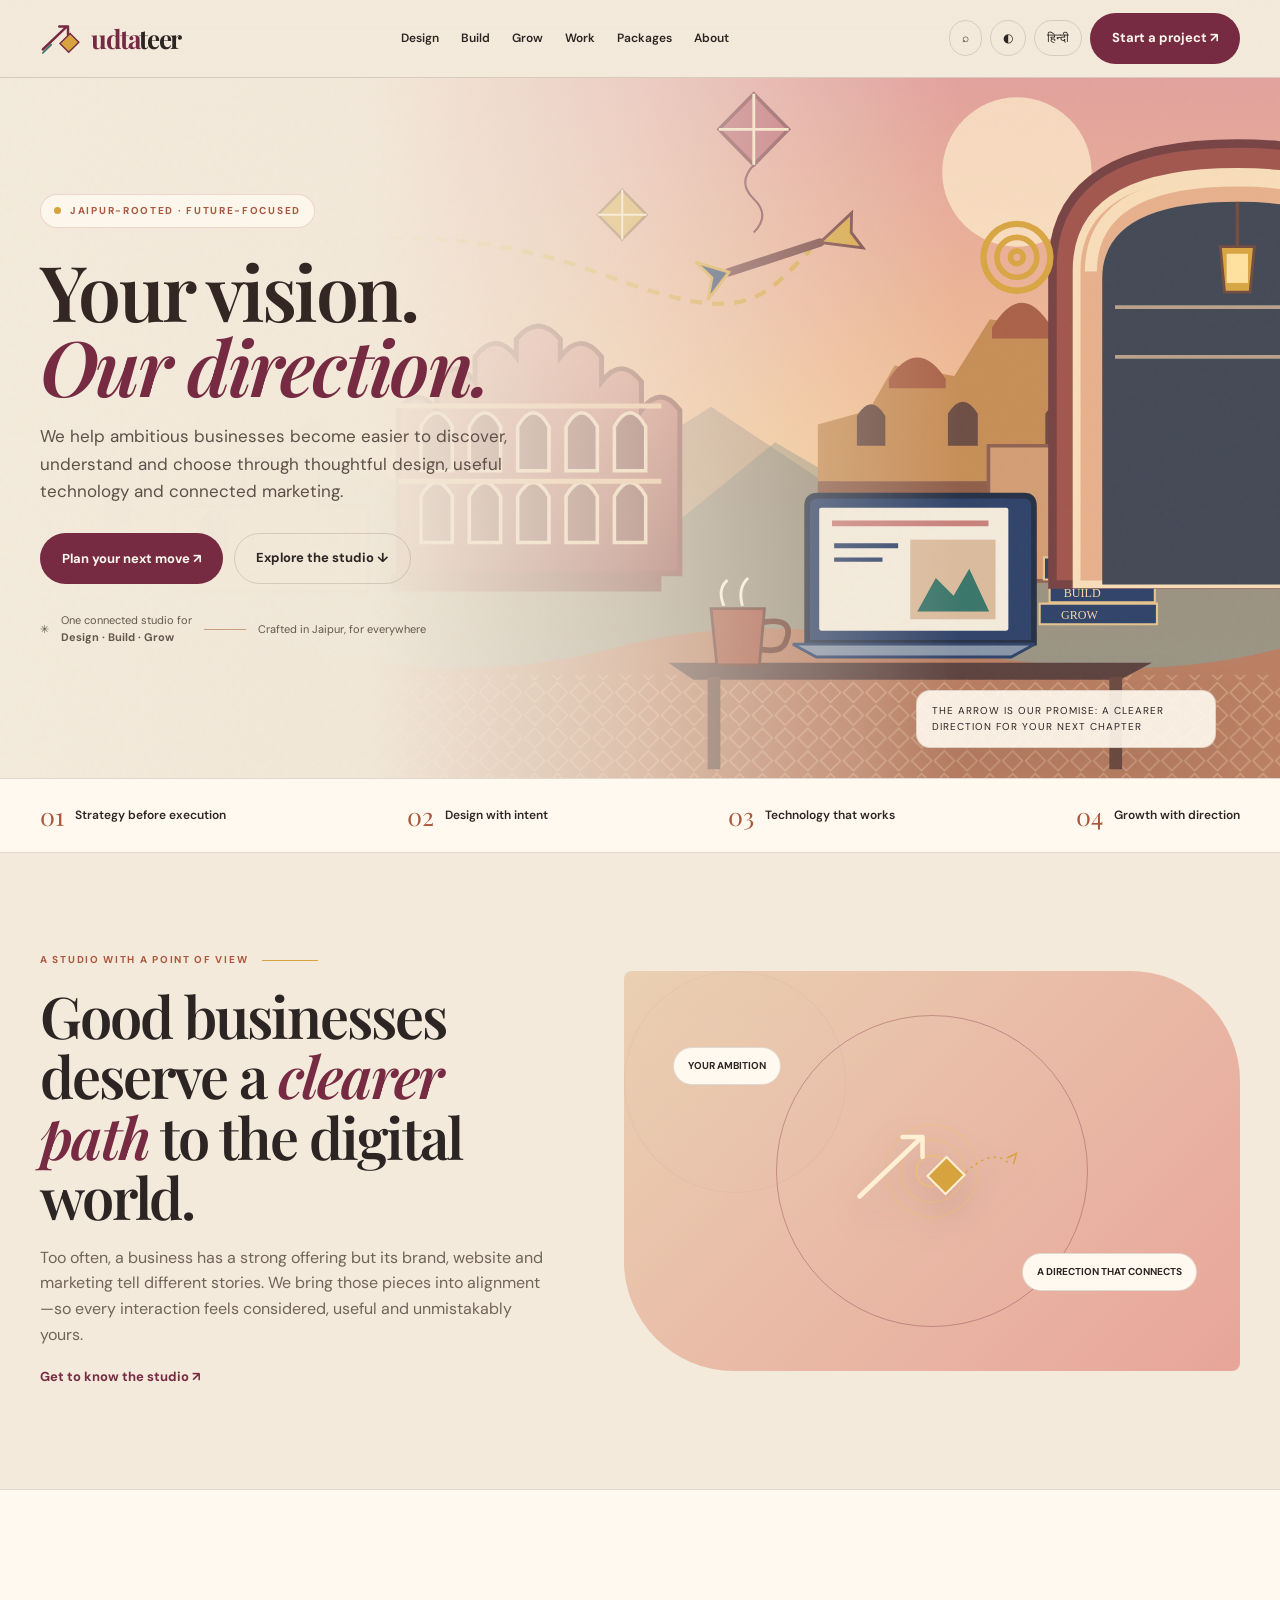
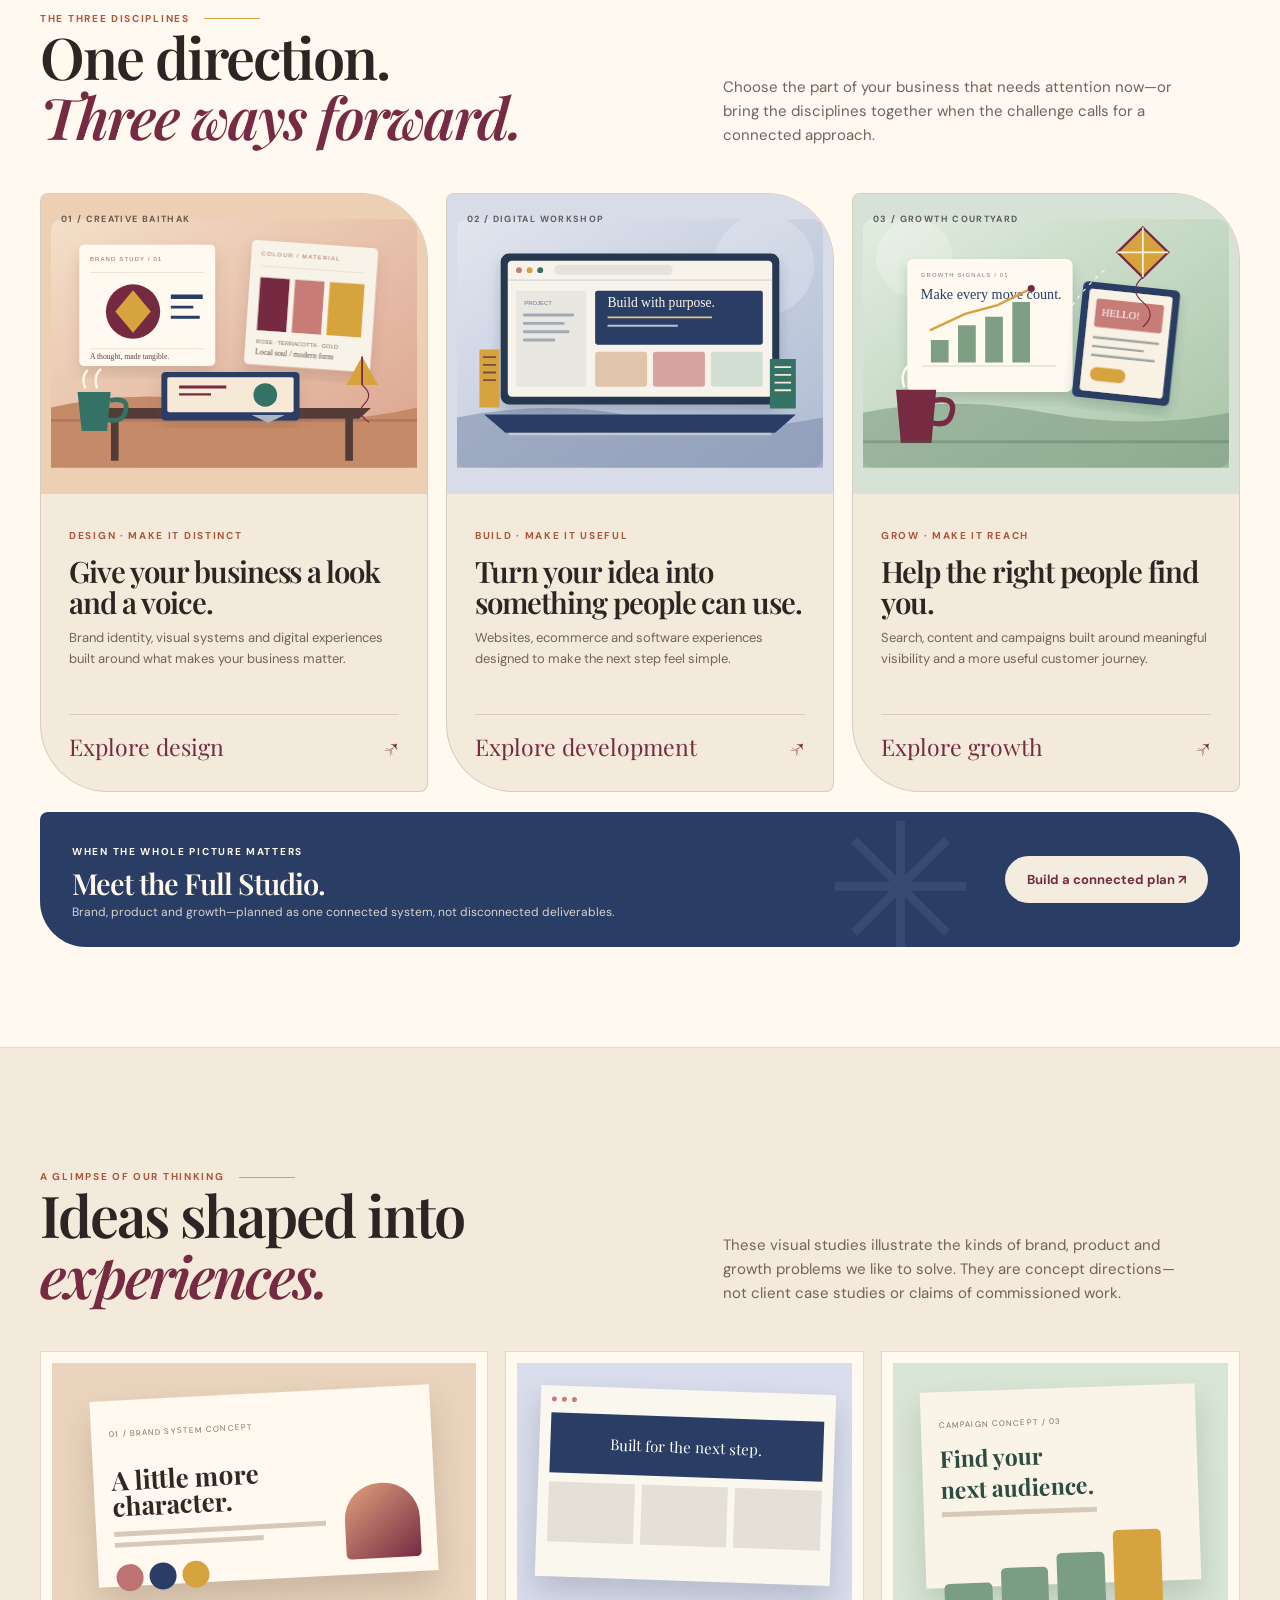
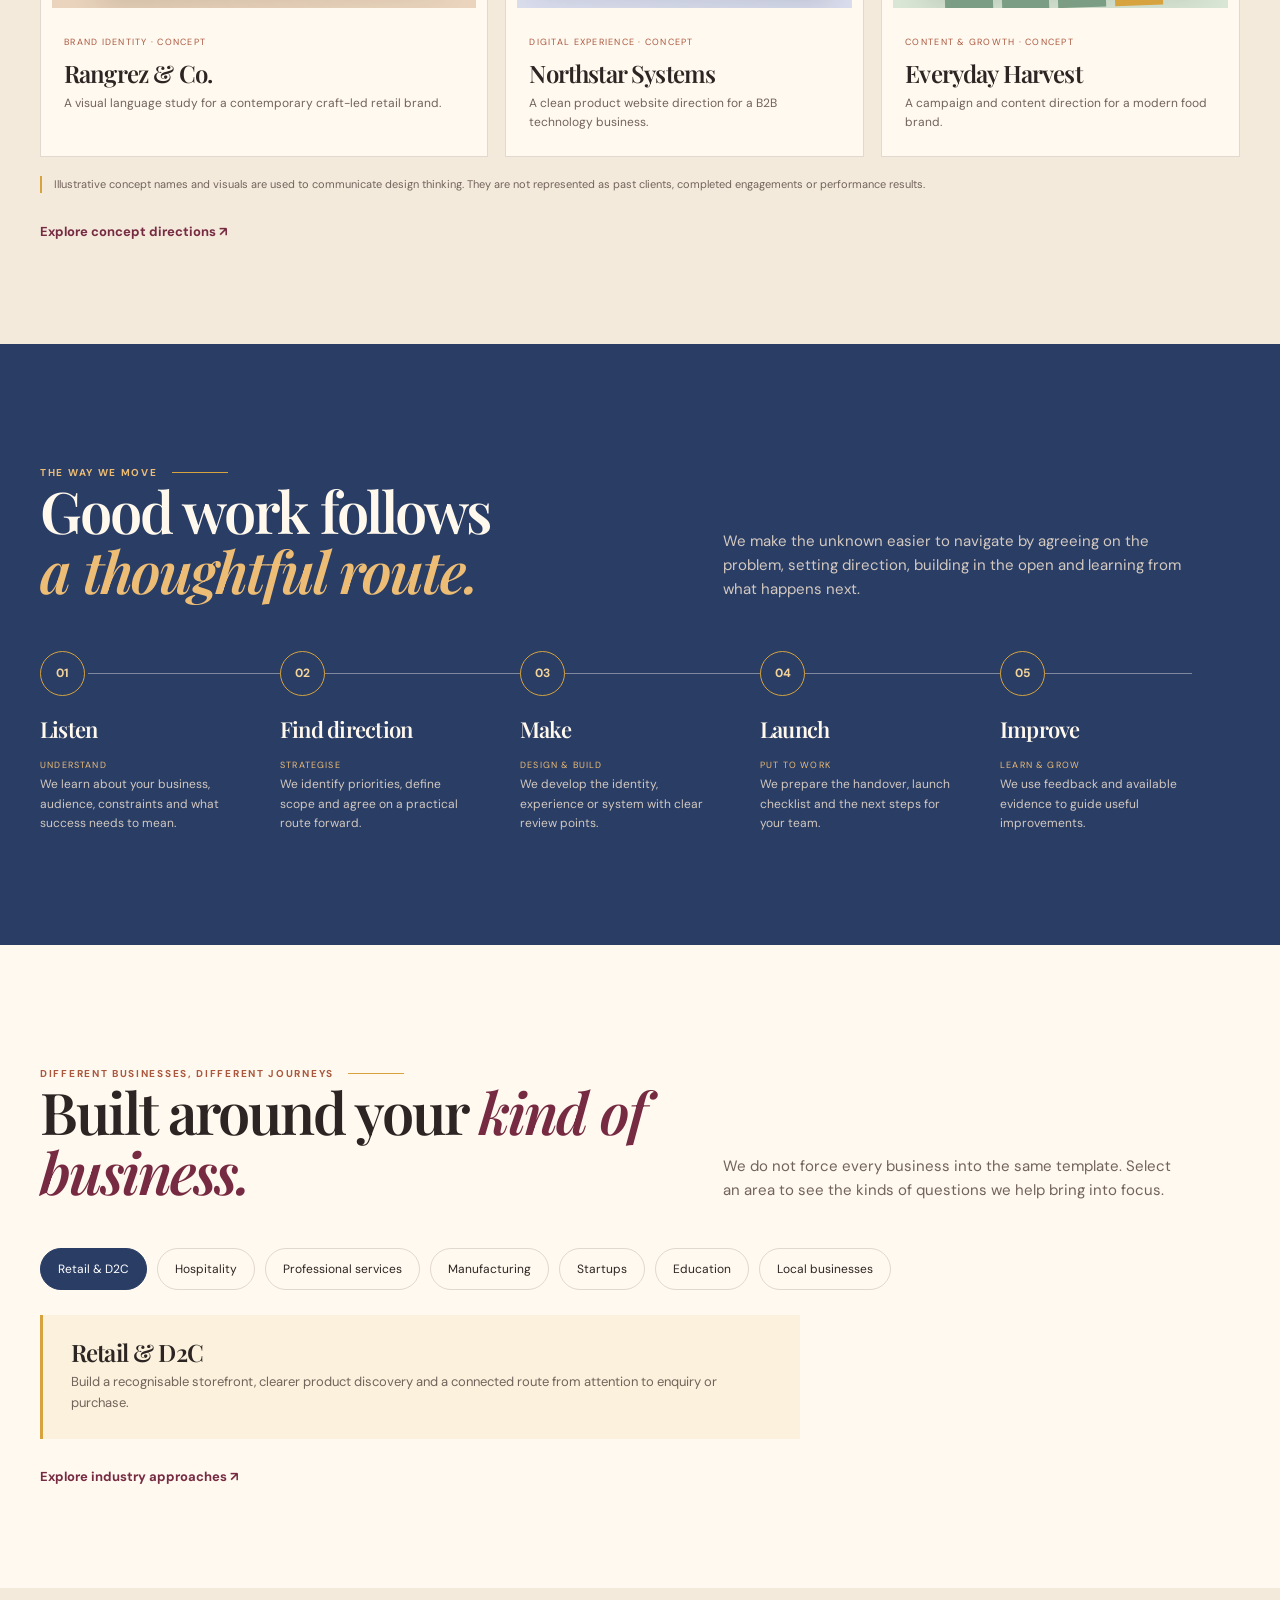
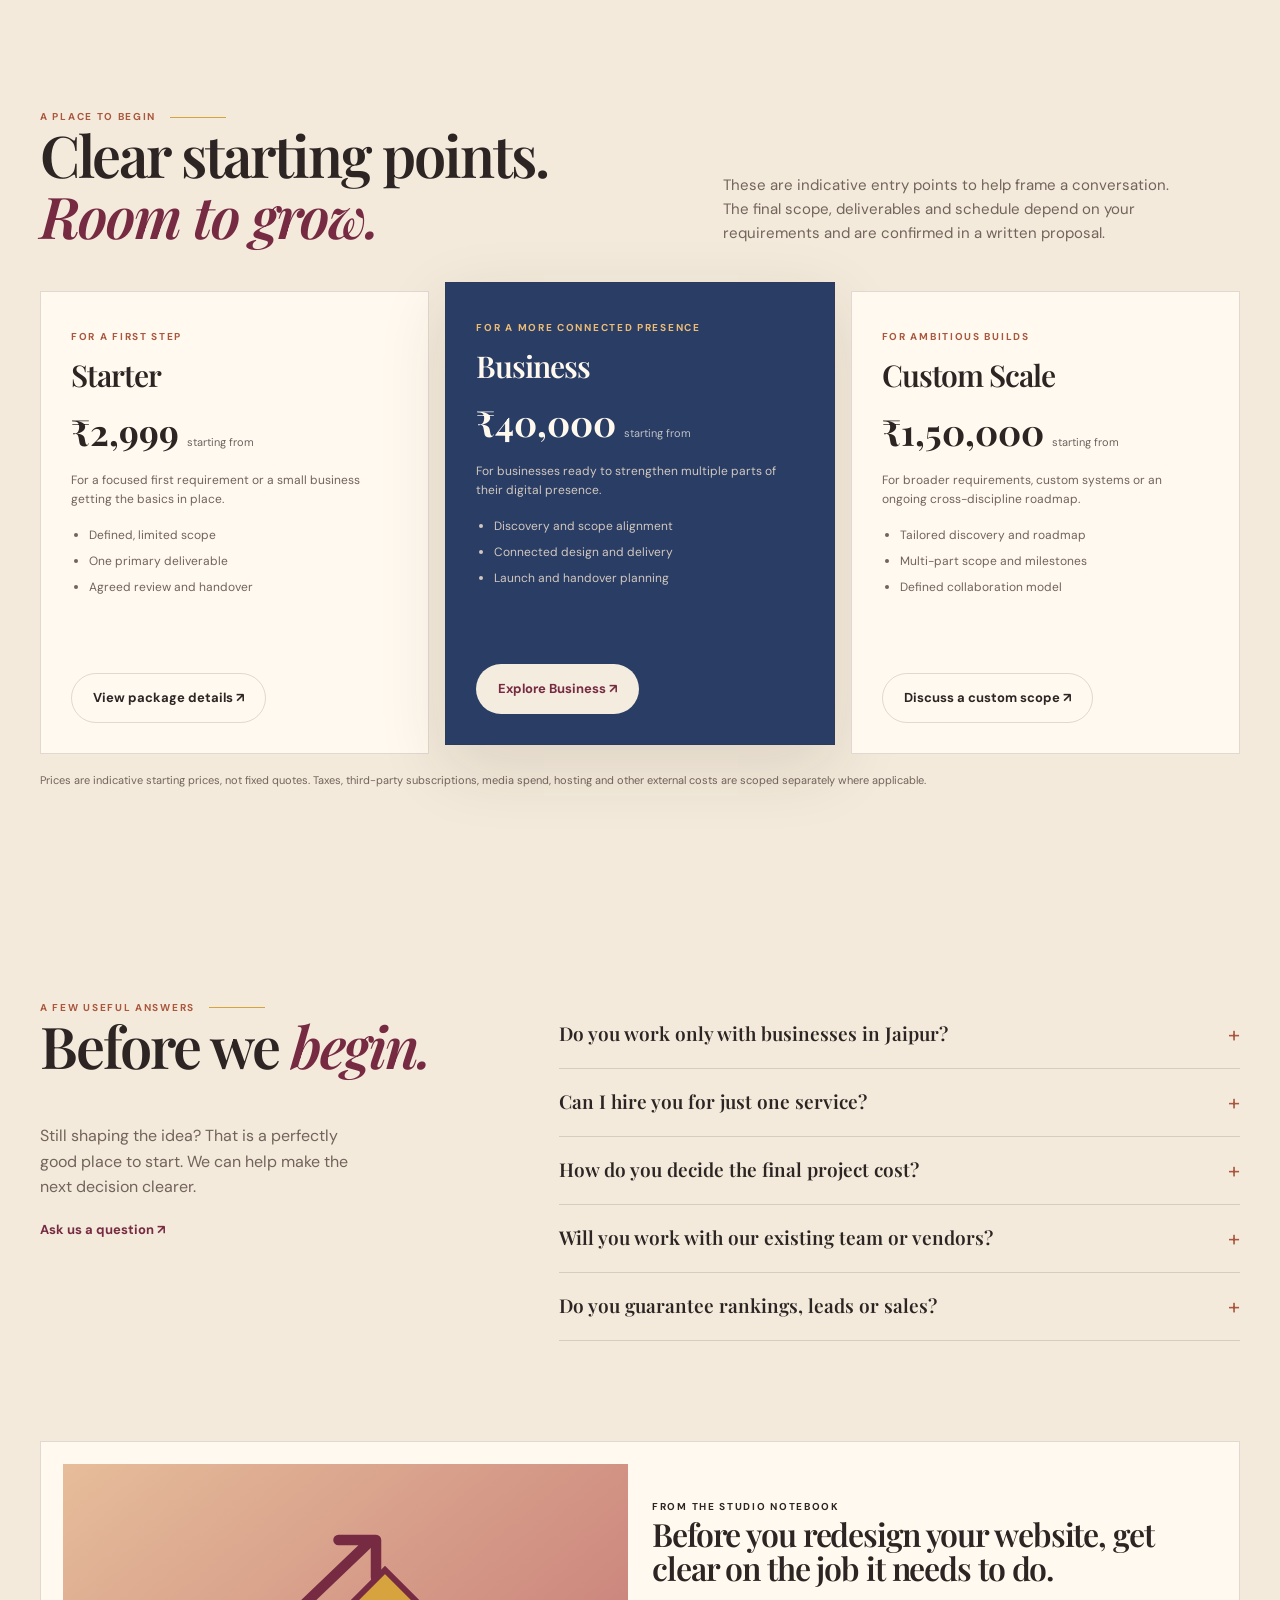
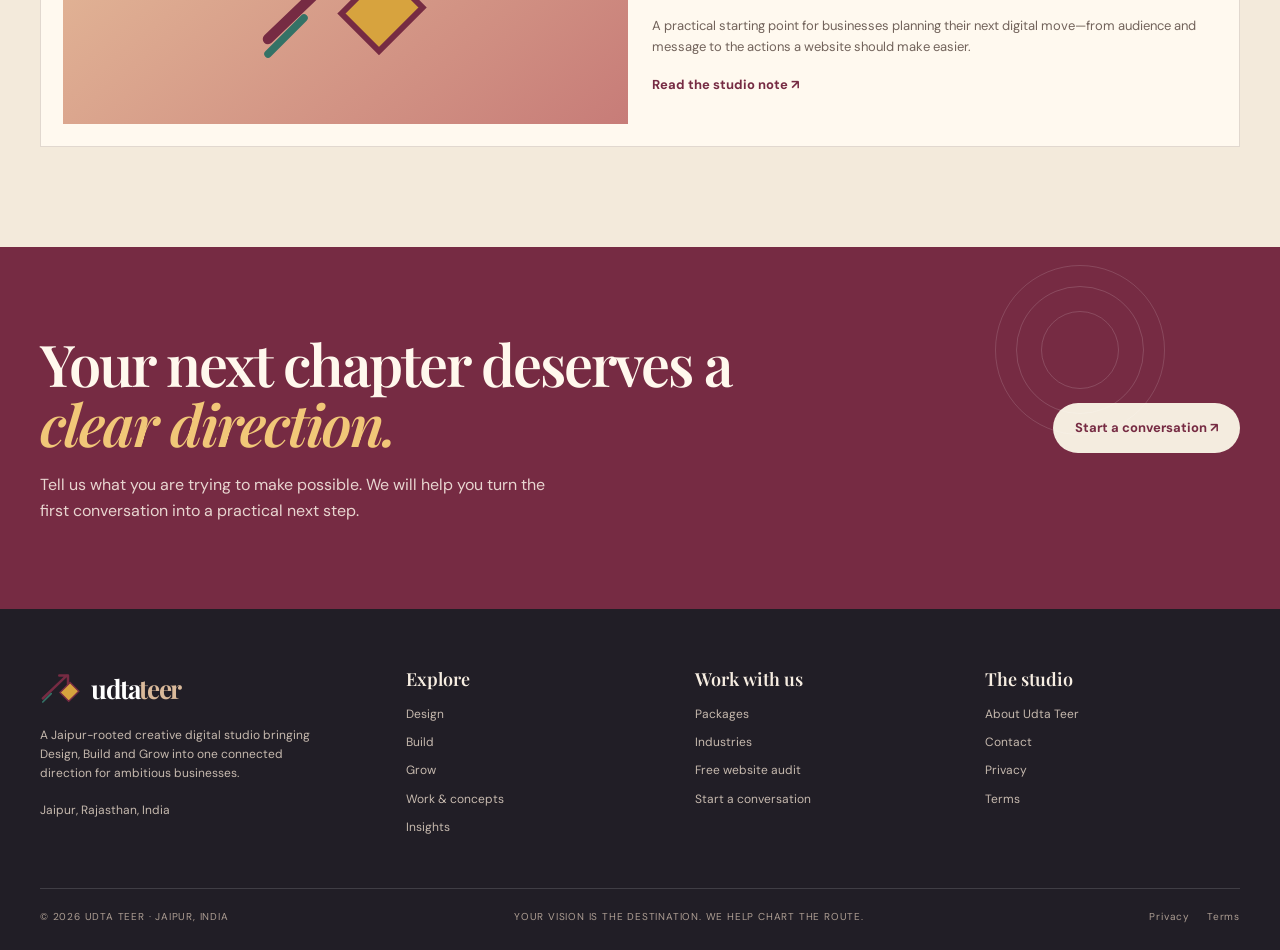
<file: index.html>
<!doctype html><html lang="en"><head><meta charset="utf-8"><meta name="viewport" content="width=device-width, initial-scale=1"><meta name="theme-color" content="#f3eadb"><meta name="description" content="Udta Teer is a Jaipur-rooted creative digital studio bringing brand design, websites, software and growth marketing together for ambitious businesses."><meta property="og:type" content="website"><meta property="og:title" content="Creative Digital Studio in Jaipur | Udta Teer"><meta property="og:description" content="Udta Teer is a Jaipur-rooted creative digital studio bringing brand design, websites, software and growth marketing together for ambitious businesses."><meta property="og:image" content="/assets/jaipur-creative-hero.svg"><link rel="icon" href="/assets/mark.svg" type="image/svg+xml"><link rel="stylesheet" href="/styles.css"><link rel="manifest" href="/site.webmanifest"><title>Creative Digital Studio in Jaipur | Udta Teer</title><script type="application/ld+json">{"@context":"https://schema.org","@type":"ProfessionalService","name":"Udta Teer","description":"Jaipur-rooted creative digital studio offering design, digital development and growth marketing.","areaServed":"India","address":{"@type":"PostalAddress","addressLocality":"Jaipur","addressRegion":"Rajasthan","addressCountry":"IN"},"knowsAbout":["Brand design","Web development","Ecommerce","Digital marketing","Search engine optimisation"]}</script></head><body><a class="skip" href="#main">Skip to content</a>
<header class="site-header"><div class="nav shell">
<a class="brand" href="/" aria-label="Udta Teer home"><img src="/assets/mark.svg" alt="" width="42" height="42"><span class="brand-word">udta<em>teer</em></span></a>
<nav class="nav-links" aria-label="Primary navigation"><a href="/services/design.html" data-en="Design" data-hi="डिज़ाइन">Design</a><a href="/services/build.html" data-en="Build" data-hi="डेवलपमेंट">Build</a><a href="/services/grow.html" data-en="Grow" data-hi="ग्रोथ">Grow</a><a href="/work/" data-en="Work" data-hi="काम">Work</a><a href="/packages/" data-en="Packages" data-hi="पैकेज">Packages</a><a href="/about/" data-en="About" data-hi="हमारे बारे में">About</a></nav>
<div class="nav-actions"><button class="icon-button" id="search-toggle" aria-label="Search the website">⌕</button><button class="icon-button" id="theme-toggle" aria-label="Toggle dark appearance">◐</button><button class="lang-button" type="button" aria-label="Switch language to Hindi">हिन्दी</button><a class="button primary nav-plan" href="/contact/">Start a project ↗</a><button class="menu-toggle" id="menu-toggle" aria-label="Open navigation" aria-expanded="false">☰</button></div></div>
<nav class="mobile-menu shell" id="mobile-menu" aria-label="Mobile navigation"><a href="/services/design.html" data-en="Design" data-hi="डिज़ाइन">Design</a><a href="/services/build.html" data-en="Build" data-hi="डेवलपमेंट">Build</a><a href="/services/grow.html" data-en="Grow" data-hi="ग्रोथ">Grow</a><a href="/work/" data-en="Work" data-hi="काम">Work</a><a href="/packages/" data-en="Packages" data-hi="पैकेज">Packages</a><a href="/industries/" data-en="Industries" data-hi="उद्योग">Industries</a><a href="/about/" data-en="About" data-hi="हमारे बारे में">About</a><a href="/insights/" data-en="Insights" data-hi="जानकारी">Insights</a><a href="/contact/" data-en="Contact" data-hi="संपर्क">Contact</a><a class="button primary" href="/free-website-audit/">Request a free website audit ↗</a></nav></header>
<div class="search-panel" id="search-panel" aria-hidden="true"><div class="search-box" role="dialog" aria-modal="true" aria-labelledby="search-title"><div class="search-top"><strong id="search-title">Search Udta Teer</strong><button class="close-button" id="search-close" aria-label="Close search">×</button></div><input id="site-search" type="search" placeholder="Try design, website, pricing…" autocomplete="off"><div class="search-results" id="search-results"></div><p class="form-help">Tip: press Ctrl / ⌘ + K to open search.</p></div></div><main id="main">
<section class="hero grain" id="home"><div class="shell"><div class="hero-copy"><span class="eyebrow"><i class="dot"></i> JAIPUR-ROOTED · FUTURE-FOCUSED</span><h1 data-en="Your vision.<br><em>Our direction.</em>" data-hi="आपका विज़न।<br><em>हमारी दिशा।</em>">Your vision.<br><em>Our direction.</em></h1><p data-en="We help ambitious businesses become easier to discover, understand and choose through thoughtful design, useful technology and connected marketing." data-hi="हम सोच-समझकर किए गए डिज़ाइन, उपयोगी टेक्नोलॉजी और जुड़ी हुई मार्केटिंग के ज़रिए महत्वाकांक्षी व्यवसायों को पहचानने, समझने और चुनने में आसान बनाते हैं।">We help ambitious businesses become easier to discover, understand and choose through thoughtful design, useful technology and connected marketing.</p><div class="hero-actions"><button class="button primary" type="button" data-open-planner data-en="Plan your next move ↗" data-hi="अपना अगला कदम तय करें ↗">Plan your next move ↗</button><a class="button secondary" href="#services" data-en="Explore the studio ↓" data-hi="स्टूडियो देखें ↓">Explore the studio ↓</a></div><div class="hero-meta"><span>✳</span><span>One connected studio for<br><strong>Design · Build · Grow</strong></span><span class="rule"></span><span>Crafted in Jaipur, for everywhere</span></div></div></div><div class="hero-caption">THE ARROW IS OUR PROMISE: A CLEARER DIRECTION FOR YOUR NEXT CHAPTER</div></section>
<section class="strip"><div class="shell strip-inner"><div class="strip-item"><b>01</b> Strategy before execution</div><div class="strip-item"><b>02</b> Design with intent</div><div class="strip-item"><b>03</b> Technology that works</div><div class="strip-item"><b>04</b> Growth with direction</div></div></section>
<section class="section"><div class="shell intro-grid"><div class="intro-copy"><span class="kicker">A studio with a point of view</span><h2>Good businesses deserve a <span class="highlight">clearer path</span> to the digital world.</h2><p>Too often, a business has a strong offering but its brand, website and marketing tell different stories. We bring those pieces into alignment—so every interaction feels considered, useful and unmistakably yours.</p><a class="text-link" href="/about/">Get to know the studio ↗</a></div><div class="intro-art grain"><span class="intro-tag one">YOUR AMBITION</span><img src="/assets/full-studio.svg" alt="An arrow travelling through concentric target rings"><span class="intro-tag two">A DIRECTION THAT CONNECTS</span></div></div></section>
<section class="section services" id="services"><div class="shell"><div class="section-head"><div><span class="kicker">The three disciplines</span><h2>One direction.<br><span class="highlight">Three ways forward.</span></h2></div><p>Choose the part of your business that needs attention now—or bring the disciplines together when the challenge calls for a connected approach.</p></div><div class="service-grid">
<a class="service-card" href="/services/design.html"><div class="service-art"><span class="service-label">01 / CREATIVE BAITHAK</span><img src="/assets/design-studio.svg" alt="Illustrated design studio with brand boards, palette studies and creative desk"></div><div class="service-info"><span class="micro">DESIGN · MAKE IT DISTINCT</span><h3>Give your business a look and a voice.</h3><p>Brand identity, visual systems and digital experiences built around what makes your business matter.</p><div class="service-foot"><span>Explore design</span><span>↗</span></div></div></a>
<a class="service-card" href="/services/build.html"><div class="service-art"><span class="service-label">02 / DIGITAL WORKSHOP</span><img src="/assets/digital-workshop.svg" alt="Illustrated digital workshop with a laptop browser interface"></div><div class="service-info"><span class="micro">BUILD · MAKE IT USEFUL</span><h3>Turn your idea into something people can use.</h3><p>Websites, ecommerce and software experiences designed to make the next step feel simple.</p><div class="service-foot"><span>Explore development</span><span>↗</span></div></div></a>
<a class="service-card" href="/services/grow.html"><div class="service-art"><span class="service-label">03 / GROWTH COURTYARD</span><img src="/assets/growth-courtyard.svg" alt="Illustrated growth courtyard with campaign cards, an upward chart and kite"></div><div class="service-info"><span class="micro">GROW · MAKE IT REACH</span><h3>Help the right people find you.</h3><p>Search, content and campaigns built around meaningful visibility and a more useful customer journey.</p><div class="service-foot"><span>Explore growth</span><span>↗</span></div></div></a></div>
<div class="full-studio"><div><span class="micro">WHEN THE WHOLE PICTURE MATTERS</span><h3>Meet the Full Studio.</h3><p>Brand, product and growth—planned as one connected system, not disconnected deliverables.</p></div><button class="button light-button" type="button" data-open-planner>Build a connected plan ↗</button></div></div></section>
<section class="section" id="work"><div class="shell"><div class="section-head"><div><span class="kicker">A glimpse of our thinking</span><h2>Ideas shaped into <span class="highlight">experiences.</span></h2></div><p>These visual studies illustrate the kinds of brand, product and growth problems we like to solve. They are concept directions—not client case studies or claims of commissioned work.</p></div><div class="work-grid">
<article class="work-card"><div class="work-visual"><div class="mock"><span class="mock-top">01 / BRAND SYSTEM CONCEPT</span><div class="mock-heading">A little more<br>character.</div><div class="mock-line"></div><div class="mock-line" style="width:49%"></div><div class="mock-shapes"><i></i><i></i><i></i></div><div class="mock-image"></div></div></div><div class="work-info"><small>BRAND IDENTITY · CONCEPT</small><h3>Rangrez & Co.</h3><p>A visual language study for a contemporary craft-led retail brand.</p></div></article>
<article class="work-card"><div class="work-visual"><div class="mock-dashboard"><div class="dash-top"><i></i><i></i><i></i></div><div class="dash-hero">Built for the next step.</div><div class="dash-rows"><i></i><i></i><i></i></div></div></div><div class="work-info"><small>DIGITAL EXPERIENCE · CONCEPT</small><h3>Northstar Systems</h3><p>A clean product website direction for a B2B technology business.</p></div></article>
<article class="work-card"><div class="work-visual"><div class="growth-mock"><span class="mock-top">CAMPAIGN CONCEPT / 03</span><div class="growth-title">Find your<br>next audience.</div><div class="mock-line" style="width:65%"></div><div class="growth-bars"><i></i><i></i><i></i><i></i></div></div></div><div class="work-info"><small>CONTENT & GROWTH · CONCEPT</small><h3>Everyday Harvest</h3><p>A campaign and content direction for a modern food brand.</p></div></article>
</div><p class="concept-note">Illustrative concept names and visuals are used to communicate design thinking. They are not represented as past clients, completed engagements or performance results.</p><div style="margin-top:25px"><a class="text-link" href="/work/">Explore concept directions ↗</a></div></div></section>
<section class="section process" id="process"><div class="shell"><div class="section-head"><div><span class="kicker">The way we move</span><h2>Good work follows<br><span class="highlight">a thoughtful route.</span></h2></div><p>We make the unknown easier to navigate by agreeing on the problem, setting direction, building in the open and learning from what happens next.</p></div><div class="journey"><article class="journey-step"><span class="number">01</span><h3>Listen</h3><small>UNDERSTAND</small><p>We learn about your business, audience, constraints and what success needs to mean.</p></article><article class="journey-step"><span class="number">02</span><h3>Find direction</h3><small>STRATEGISE</small><p>We identify priorities, define scope and agree on a practical route forward.</p></article><article class="journey-step"><span class="number">03</span><h3>Make</h3><small>DESIGN & BUILD</small><p>We develop the identity, experience or system with clear review points.</p></article><article class="journey-step"><span class="number">04</span><h3>Launch</h3><small>PUT TO WORK</small><p>We prepare the handover, launch checklist and the next steps for your team.</p></article><article class="journey-step"><span class="number">05</span><h3>Improve</h3><small>LEARN & GROW</small><p>We use feedback and available evidence to guide useful improvements.</p></article></div></div></section>
<section class="section industry-area" id="industries"><div class="shell"><div class="section-head"><div><span class="kicker">Different businesses, different journeys</span><h2>Built around your <span class="highlight">kind of business.</span></h2></div><p>We do not force every business into the same template. Select an area to see the kinds of questions we help bring into focus.</p></div><div class="industry-pills"><button data-industry="Retail & D2C" aria-pressed="true">Retail & D2C</button><button data-industry="Hospitality" aria-pressed="false">Hospitality</button><button data-industry="Professional services" aria-pressed="false">Professional services</button><button data-industry="Manufacturing" aria-pressed="false">Manufacturing</button><button data-industry="Startups" aria-pressed="false">Startups</button><button data-industry="Education" aria-pressed="false">Education</button><button data-industry="Local businesses" aria-pressed="false">Local businesses</button></div><div class="industry-note"><h3 id="industry-title">Retail & D2C</h3><p id="industry-description">Build a recognisable storefront, clearer product discovery and a connected route from attention to enquiry or purchase.</p></div><div style="margin-top:24px"><a class="text-link" href="/industries/">Explore industry approaches ↗</a></div></div></section>
<section class="section" id="packages"><div class="shell"><div class="section-head"><div><span class="kicker">A place to begin</span><h2>Clear starting points.<br><span class="highlight">Room to grow.</span></h2></div><p>These are indicative entry points to help frame a conversation. The final scope, deliverables and schedule depend on your requirements and are confirmed in a written proposal.</p></div><div class="package-grid">
<article class="package"><span class="micro">FOR A FIRST STEP</span><h3>Starter</h3><div class="price">₹2,999 <small>starting from</small></div><p>For a focused first requirement or a small business getting the basics in place.</p><ul><li>Defined, limited scope</li><li>One primary deliverable</li><li>Agreed review and handover</li></ul><a class="button secondary" href="/packages/">View package details ↗</a></article>
<article class="package featured"><span class="micro">FOR A MORE CONNECTED PRESENCE</span><h3>Business</h3><div class="price">₹40,000 <small>starting from</small></div><p>For businesses ready to strengthen multiple parts of their digital presence.</p><ul><li>Discovery and scope alignment</li><li>Connected design and delivery</li><li>Launch and handover planning</li></ul><a class="button light-button" href="/packages/">Explore Business ↗</a></article>
<article class="package"><span class="micro">FOR AMBITIOUS BUILDS</span><h3>Custom Scale</h3><div class="price">₹1,50,000 <small>starting from</small></div><p>For broader requirements, custom systems or an ongoing cross-discipline roadmap.</p><ul><li>Tailored discovery and roadmap</li><li>Multi-part scope and milestones</li><li>Defined collaboration model</li></ul><a class="button secondary" href="/contact/">Discuss a custom scope ↗</a></article></div><p class="pricing-note">Prices are indicative starting prices, not fixed quotes. Taxes, third-party subscriptions, media spend, hosting and other external costs are scoped separately where applicable.</p></div></section>
<section class="section"><div class="shell faq-grid"><div class="faq-intro"><span class="kicker">A few useful answers</span><h2>Before we <span class="highlight">begin.</span></h2><p>Still shaping the idea? That is a perfectly good place to start. We can help make the next decision clearer.</p><a class="text-link" href="/contact/">Ask us a question ↗</a></div><div class="faq-list"><details><summary>Do you work only with businesses in Jaipur?</summary><p>No. Jaipur is our creative home, but project conversations can begin from anywhere. The delivery model and collaboration rhythm are agreed during discovery.</p></details><details><summary>Can I hire you for just one service?</summary><p>Yes. Design, Build and Grow can each be scoped independently. The Full Studio approach is available when the business challenge needs multiple disciplines to work together.</p></details><details><summary>How do you decide the final project cost?</summary><p>We consider the requirements, complexity, deliverables, integrations, content needs, timeline and review process. You receive a written scope and proposal before work begins.</p></details><details><summary>Will you work with our existing team or vendors?</summary><p>We can collaborate with your internal team and existing partners when roles, ownership and communication are clear.</p></details><details><summary>Do you guarantee rankings, leads or sales?</summary><p>No responsible studio can guarantee outcomes that depend on markets, budgets, competition and customer decisions. We can agree on measurable objectives, transparent work and a process for learning and improving.</p></details></div></div></section>
<section class="section" style="padding-top:0"><div class="shell insight-feature"><div class="insight-art"><img src="/assets/mark.svg" alt="Udta Teer arrow emblem"></div><div><span class="micro">FROM THE STUDIO NOTEBOOK</span><h3>Before you redesign your website, get clear on the job it needs to do.</h3><p>A practical starting point for businesses planning their next digital move—from audience and message to the actions a website should make easier.</p><a class="text-link" href="/insights/jaipur-business-digital-foundation.html">Read the studio note ↗</a></div></div></section>
<section class="cta"><div class="cta-target"></div><div class="shell cta-inner"><div><h2>Your next chapter deserves a <em>clear direction.</em></h2><p>Tell us what you are trying to make possible. We will help you turn the first conversation into a practical next step.</p></div><a class="button" href="/contact/">Start a conversation ↗</a></div></section>
</main><footer class="site-footer"><div class="shell"><div class="footer-grid"><div class="footer-brand"><a class="brand" href="/"><img src="/assets/mark.svg" alt="" width="42" height="42"><span class="brand-word">udta<em>teer</em></span></a><p>A Jaipur-rooted creative digital studio bringing Design, Build and Grow into one connected direction for ambitious businesses.</p><p>Jaipur, Rajasthan, India</p></div><div class="footer-col"><strong data-en="Explore" data-hi="देखें">Explore</strong><a href="/services/design.html">Design</a><a href="/services/build.html">Build</a><a href="/services/grow.html">Grow</a><a href="/work/">Work & concepts</a><a href="/insights/">Insights</a></div><div class="footer-col"><strong data-en="Work with us" data-hi="साथ काम करें">Work with us</strong><a href="/packages/">Packages</a><a href="/industries/">Industries</a><a href="/free-website-audit/">Free website audit</a><a href="/contact/">Start a conversation</a></div><div class="footer-col"><strong data-en="The studio" data-hi="स्टूडियो">The studio</strong><a href="/about/">About Udta Teer</a><a href="/contact/">Contact</a><a href="/legal/privacy.html">Privacy</a><a href="/legal/terms.html">Terms</a></div></div><div class="footer-bottom"><span>© <span data-year></span> UDTA TEER · JAIPUR, INDIA</span><span>YOUR VISION IS THE DESTINATION. WE HELP CHART THE ROUTE.</span><span class="footer-legal"><a href="/legal/privacy.html">Privacy</a><a href="/legal/terms.html">Terms</a></span></div></div></footer><div class="dialog" id="planner-dialog" aria-hidden="true"><div class="dialog-card" role="dialog" aria-modal="true" aria-labelledby="planner-title"><div class="dialog-top"><span class="micro" id="planner-step-label">STEP 01 / 03</span><button class="close-button" id="planner-close" aria-label="Close project planner">×</button></div><h2 id="planner-title">Let's shape your <em class="highlight">next move.</em></h2><p>Share a little context. Your brief is prepared in this browser and can be downloaded for review.</p><div class="form-steps"><span class="active"></span><span></span><span></span></div><form id="planner-form"><div class="planner-step form-step" data-step="1"><div class="form-grid"><div class="field"><label for="planner-name">Your name *</label><input id="planner-name" name="name" autocomplete="name" required></div><div class="field"><label for="planner-email">Email *</label><input id="planner-email" name="email" type="email" autocomplete="email" required></div><div class="field full"><label for="planner-business">Business / brand name</label><input id="planner-business" name="business" autocomplete="organization"></div></div></div><div class="planner-step form-step" data-step="2" hidden><div class="form-grid"><div class="field"><label for="planner-service">What do you need? *</label><select id="planner-service" name="service" required><option value="">Choose a direction</option><option>Brand & design</option><option>Website / ecommerce</option><option>Web application / software</option><option>Marketing & growth</option><option>Full studio partnership</option><option>Not sure yet</option></select></div><div class="field"><label for="planner-budget">Indicative budget *</label><select id="planner-budget" name="budget" required><option value="">Select a range</option><option>Under ₹10,000</option><option>₹10,000 – ₹40,000</option><option>₹40,000 – ₹1,50,000</option><option>₹1,50,000+</option><option>Need guidance</option></select></div><div class="field"><label for="planner-timeline">Preferred timeline</label><select id="planner-timeline" name="timeline"><option>Flexible</option><option>Within 2–4 weeks</option><option>Within 1–2 months</option><option>In 3 months or more</option></select></div><div class="field"><label for="planner-website">Current website (optional)</label><input id="planner-website" name="website" type="url" placeholder="https://"></div></div></div><div class="planner-step form-step" data-step="3" hidden><div class="field"><label for="planner-details">Tell us about the challenge *</label><textarea id="planner-details" name="details" required minlength="15" placeholder="What are you trying to improve, build or launch?"></textarea></div><p class="notice">Before sharing, please avoid passwords, payment details or other sensitive information.</p></div><div class="form-nav"><button class="button secondary" type="button" id="planner-prev" hidden>← Back</button><span></span><button class="button primary" type="button" id="planner-next">Continue →</button><button class="button primary" type="submit" id="planner-submit" hidden>Prepare my brief ↗</button></div><p class="status" id="planner-status" aria-live="polite"></p></form></div></div><div class="mobile-cta"><a class="button primary" href="/contact/">Start a project conversation ↗</a></div><script src="/config.js"></script><script src="/app.js" defer></script></body></html>
</file>
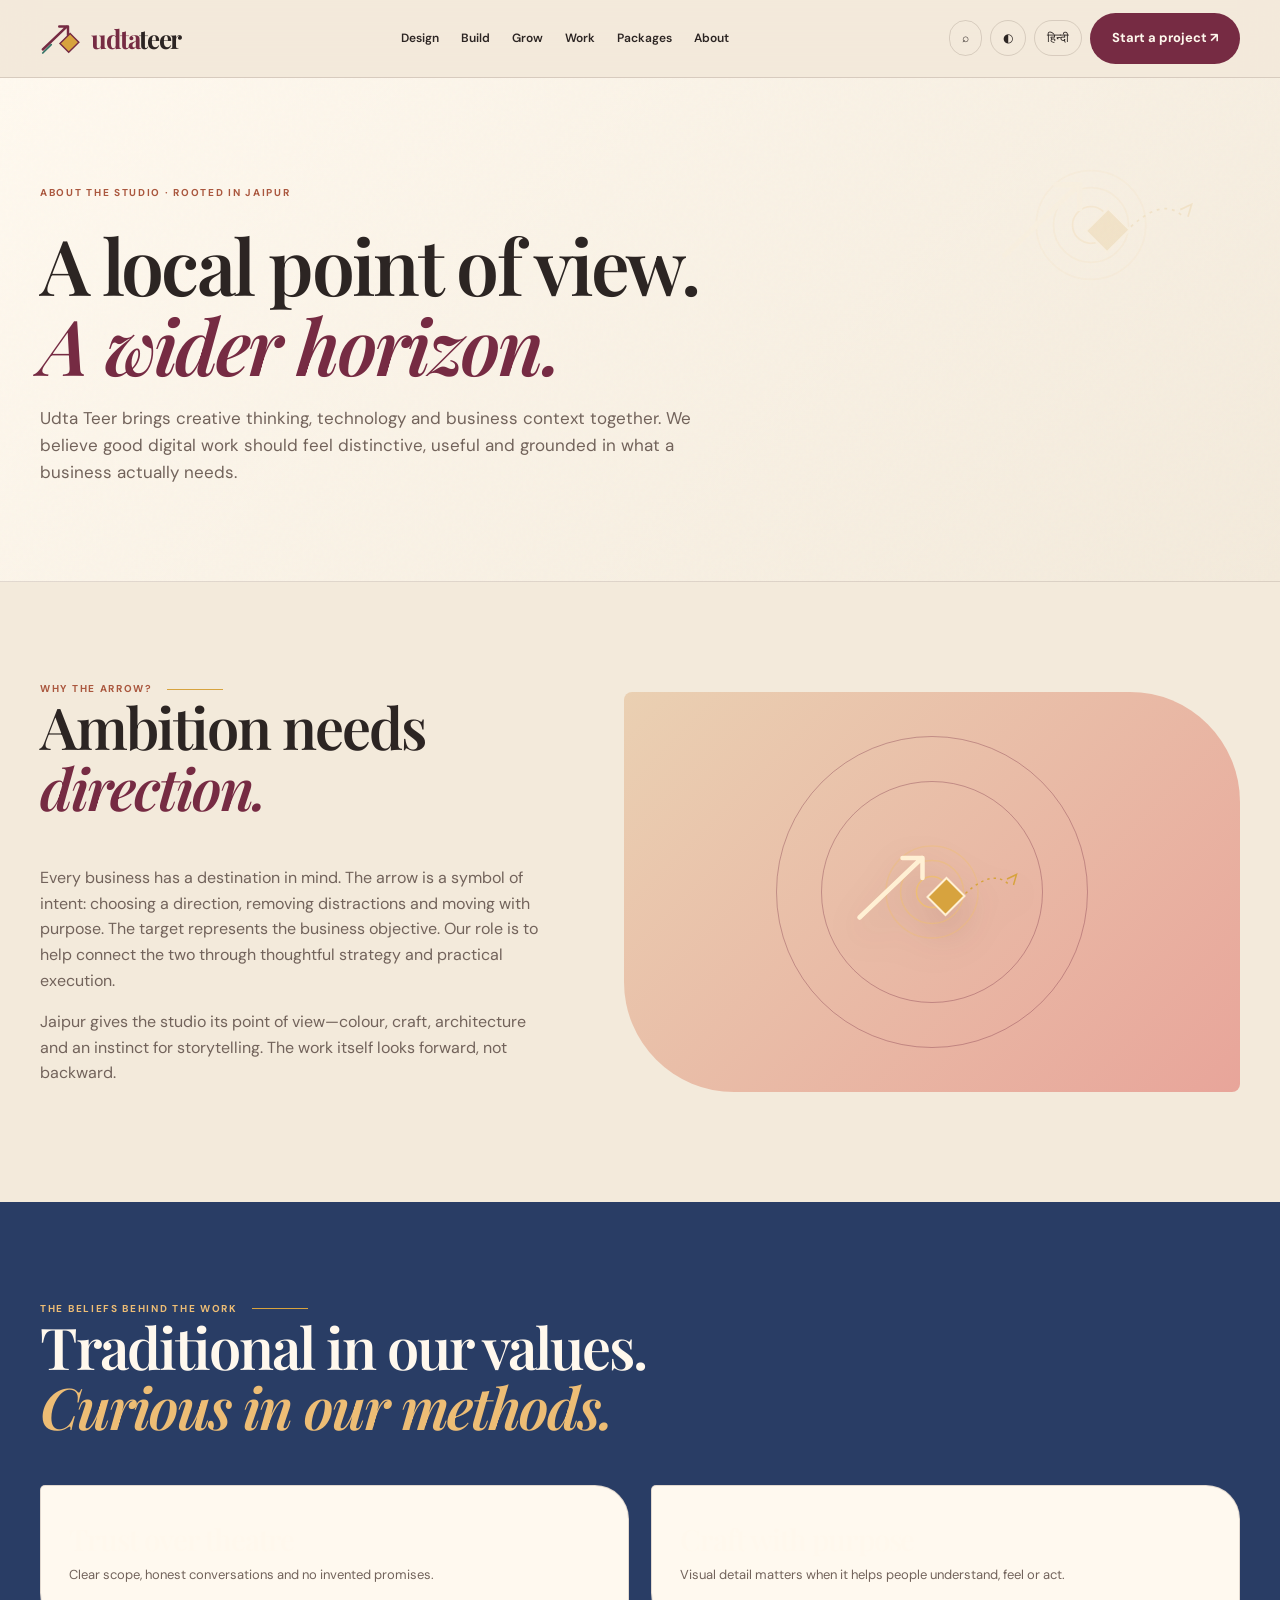
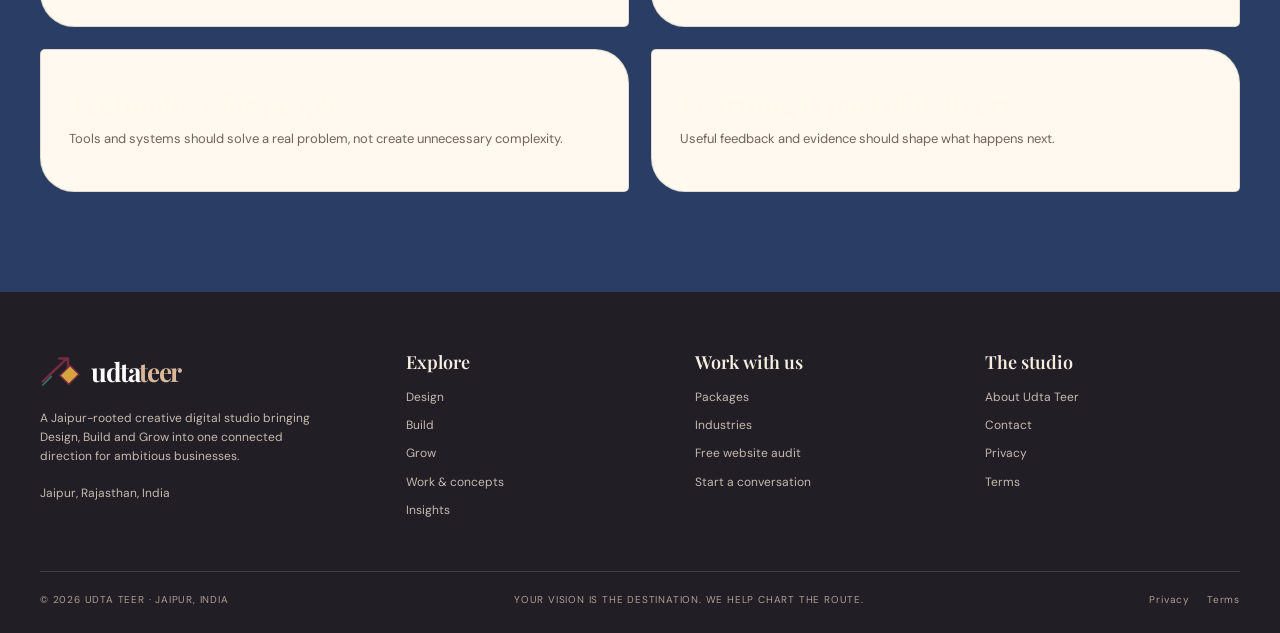
<file: about/index.html>
<!doctype html><html lang="en"><head><meta charset="utf-8"><meta name="viewport" content="width=device-width, initial-scale=1"><meta name="theme-color" content="#f3eadb"><meta name="description" content="Learn about Udta Teer, a Jaipur-rooted creative digital studio built around a simple idea: give ambitious businesses a clearer digital direction."><meta property="og:type" content="website"><meta property="og:title" content="About Udta Teer — Jaipur Creative Digital Studio | Udta Teer"><meta property="og:description" content="Learn about Udta Teer, a Jaipur-rooted creative digital studio built around a simple idea: give ambitious businesses a clearer digital direction."><meta property="og:image" content="/assets/jaipur-creative-hero.svg"><link rel="icon" href="/assets/mark.svg" type="image/svg+xml"><link rel="stylesheet" href="/styles.css"><link rel="manifest" href="/site.webmanifest"><title>About Udta Teer — Jaipur Creative Digital Studio | Udta Teer</title></head><body><a class="skip" href="#main">Skip to content</a>
<header class="site-header"><div class="nav shell">
<a class="brand" href="/" aria-label="Udta Teer home"><img src="/assets/mark.svg" alt="" width="42" height="42"><span class="brand-word">udta<em>teer</em></span></a>
<nav class="nav-links" aria-label="Primary navigation"><a href="/services/design.html" data-en="Design" data-hi="डिज़ाइन">Design</a><a href="/services/build.html" data-en="Build" data-hi="डेवलपमेंट">Build</a><a href="/services/grow.html" data-en="Grow" data-hi="ग्रोथ">Grow</a><a href="/work/" data-en="Work" data-hi="काम">Work</a><a href="/packages/" data-en="Packages" data-hi="पैकेज">Packages</a><a href="/about/" data-en="About" data-hi="हमारे बारे में">About</a></nav>
<div class="nav-actions"><button class="icon-button" id="search-toggle" aria-label="Search the website">⌕</button><button class="icon-button" id="theme-toggle" aria-label="Toggle dark appearance">◐</button><button class="lang-button" type="button" aria-label="Switch language to Hindi">हिन्दी</button><a class="button primary nav-plan" href="/contact/">Start a project ↗</a><button class="menu-toggle" id="menu-toggle" aria-label="Open navigation" aria-expanded="false">☰</button></div></div>
<nav class="mobile-menu shell" id="mobile-menu" aria-label="Mobile navigation"><a href="/services/design.html" data-en="Design" data-hi="डिज़ाइन">Design</a><a href="/services/build.html" data-en="Build" data-hi="डेवलपमेंट">Build</a><a href="/services/grow.html" data-en="Grow" data-hi="ग्रोथ">Grow</a><a href="/work/" data-en="Work" data-hi="काम">Work</a><a href="/packages/" data-en="Packages" data-hi="पैकेज">Packages</a><a href="/industries/" data-en="Industries" data-hi="उद्योग">Industries</a><a href="/about/" data-en="About" data-hi="हमारे बारे में">About</a><a href="/insights/" data-en="Insights" data-hi="जानकारी">Insights</a><a href="/contact/" data-en="Contact" data-hi="संपर्क">Contact</a><a class="button primary" href="/free-website-audit/">Request a free website audit ↗</a></nav></header>
<div class="search-panel" id="search-panel" aria-hidden="true"><div class="search-box" role="dialog" aria-modal="true" aria-labelledby="search-title"><div class="search-top"><strong id="search-title">Search Udta Teer</strong><button class="close-button" id="search-close" aria-label="Close search">×</button></div><input id="site-search" type="search" placeholder="Try design, website, pricing…" autocomplete="off"><div class="search-results" id="search-results"></div><p class="form-help">Tip: press Ctrl / ⌘ + K to open search.</p></div></div><main id="main"><section class="page-hero grain"><div class="shell"><span class="eyebrow">ABOUT THE STUDIO · ROOTED IN JAIPUR</span><h1>A local point of view.<br><span class="highlight">A wider horizon.</span></h1><p>Udta Teer brings creative thinking, technology and business context together. We believe good digital work should feel distinctive, useful and grounded in what a business actually needs.</p></div><img class="page-orbit" src="/assets/full-studio.svg" alt=""></section><section class="section"><div class="shell intro-grid"><div><span class="kicker">Why the arrow?</span><h2>Ambition needs <span class="highlight">direction.</span></h2><p>Every business has a destination in mind. The arrow is a symbol of intent: choosing a direction, removing distractions and moving with purpose. The target represents the business objective. Our role is to help connect the two through thoughtful strategy and practical execution.</p><p>Jaipur gives the studio its point of view—colour, craft, architecture and an instinct for storytelling. The work itself looks forward, not backward.</p></div><div class="intro-art"><img src="/assets/full-studio.svg" alt="Arrow crossing a series of concentric circles toward a target"></div></div></section><section class="section process"><div class="shell"><span class="kicker">The beliefs behind the work</span><h2>Traditional in our values.<br><span class="highlight">Curious in our methods.</span></h2><div class="content-grid" style="margin-top:35px"><article class="content-card"><h3>Trust over theatre</h3><p>Clear scope, honest conversations and no invented promises.</p></article><article class="content-card"><h3>Craft with purpose</h3><p>Visual detail matters when it helps people understand, feel or act.</p></article><article class="content-card"><h3>Technology for people</h3><p>Tools and systems should solve a real problem, not create unnecessary complexity.</p></article><article class="content-card"><h3>Learning is part of delivery</h3><p>Useful feedback and evidence should shape what happens next.</p></article></div></div></section></main><footer class="site-footer"><div class="shell"><div class="footer-grid"><div class="footer-brand"><a class="brand" href="/"><img src="/assets/mark.svg" alt="" width="42" height="42"><span class="brand-word">udta<em>teer</em></span></a><p>A Jaipur-rooted creative digital studio bringing Design, Build and Grow into one connected direction for ambitious businesses.</p><p>Jaipur, Rajasthan, India</p></div><div class="footer-col"><strong data-en="Explore" data-hi="देखें">Explore</strong><a href="/services/design.html">Design</a><a href="/services/build.html">Build</a><a href="/services/grow.html">Grow</a><a href="/work/">Work & concepts</a><a href="/insights/">Insights</a></div><div class="footer-col"><strong data-en="Work with us" data-hi="साथ काम करें">Work with us</strong><a href="/packages/">Packages</a><a href="/industries/">Industries</a><a href="/free-website-audit/">Free website audit</a><a href="/contact/">Start a conversation</a></div><div class="footer-col"><strong data-en="The studio" data-hi="स्टूडियो">The studio</strong><a href="/about/">About Udta Teer</a><a href="/contact/">Contact</a><a href="/legal/privacy.html">Privacy</a><a href="/legal/terms.html">Terms</a></div></div><div class="footer-bottom"><span>© <span data-year></span> UDTA TEER · JAIPUR, INDIA</span><span>YOUR VISION IS THE DESTINATION. WE HELP CHART THE ROUTE.</span><span class="footer-legal"><a href="/legal/privacy.html">Privacy</a><a href="/legal/terms.html">Terms</a></span></div></div></footer><div class="dialog" id="planner-dialog" aria-hidden="true"><div class="dialog-card" role="dialog" aria-modal="true" aria-labelledby="planner-title"><div class="dialog-top"><span class="micro" id="planner-step-label">STEP 01 / 03</span><button class="close-button" id="planner-close" aria-label="Close project planner">×</button></div><h2 id="planner-title">Let's shape your <em class="highlight">next move.</em></h2><p>Share a little context. Your brief is prepared in this browser and can be downloaded for review.</p><div class="form-steps"><span class="active"></span><span></span><span></span></div><form id="planner-form"><div class="planner-step form-step" data-step="1"><div class="form-grid"><div class="field"><label for="planner-name">Your name *</label><input id="planner-name" name="name" autocomplete="name" required></div><div class="field"><label for="planner-email">Email *</label><input id="planner-email" name="email" type="email" autocomplete="email" required></div><div class="field full"><label for="planner-business">Business / brand name</label><input id="planner-business" name="business" autocomplete="organization"></div></div></div><div class="planner-step form-step" data-step="2" hidden><div class="form-grid"><div class="field"><label for="planner-service">What do you need? *</label><select id="planner-service" name="service" required><option value="">Choose a direction</option><option>Brand & design</option><option>Website / ecommerce</option><option>Web application / software</option><option>Marketing & growth</option><option>Full studio partnership</option><option>Not sure yet</option></select></div><div class="field"><label for="planner-budget">Indicative budget *</label><select id="planner-budget" name="budget" required><option value="">Select a range</option><option>Under ₹10,000</option><option>₹10,000 – ₹40,000</option><option>₹40,000 – ₹1,50,000</option><option>₹1,50,000+</option><option>Need guidance</option></select></div><div class="field"><label for="planner-timeline">Preferred timeline</label><select id="planner-timeline" name="timeline"><option>Flexible</option><option>Within 2–4 weeks</option><option>Within 1–2 months</option><option>In 3 months or more</option></select></div><div class="field"><label for="planner-website">Current website (optional)</label><input id="planner-website" name="website" type="url" placeholder="https://"></div></div></div><div class="planner-step form-step" data-step="3" hidden><div class="field"><label for="planner-details">Tell us about the challenge *</label><textarea id="planner-details" name="details" required minlength="15" placeholder="What are you trying to improve, build or launch?"></textarea></div><p class="notice">Before sharing, please avoid passwords, payment details or other sensitive information.</p></div><div class="form-nav"><button class="button secondary" type="button" id="planner-prev" hidden>← Back</button><span></span><button class="button primary" type="button" id="planner-next">Continue →</button><button class="button primary" type="submit" id="planner-submit" hidden>Prepare my brief ↗</button></div><p class="status" id="planner-status" aria-live="polite"></p></form></div></div><div class="mobile-cta"><a class="button primary" href="/contact/">Start a project conversation ↗</a></div><script src="/config.js"></script><script src="/app.js" defer></script></body></html>
</file>
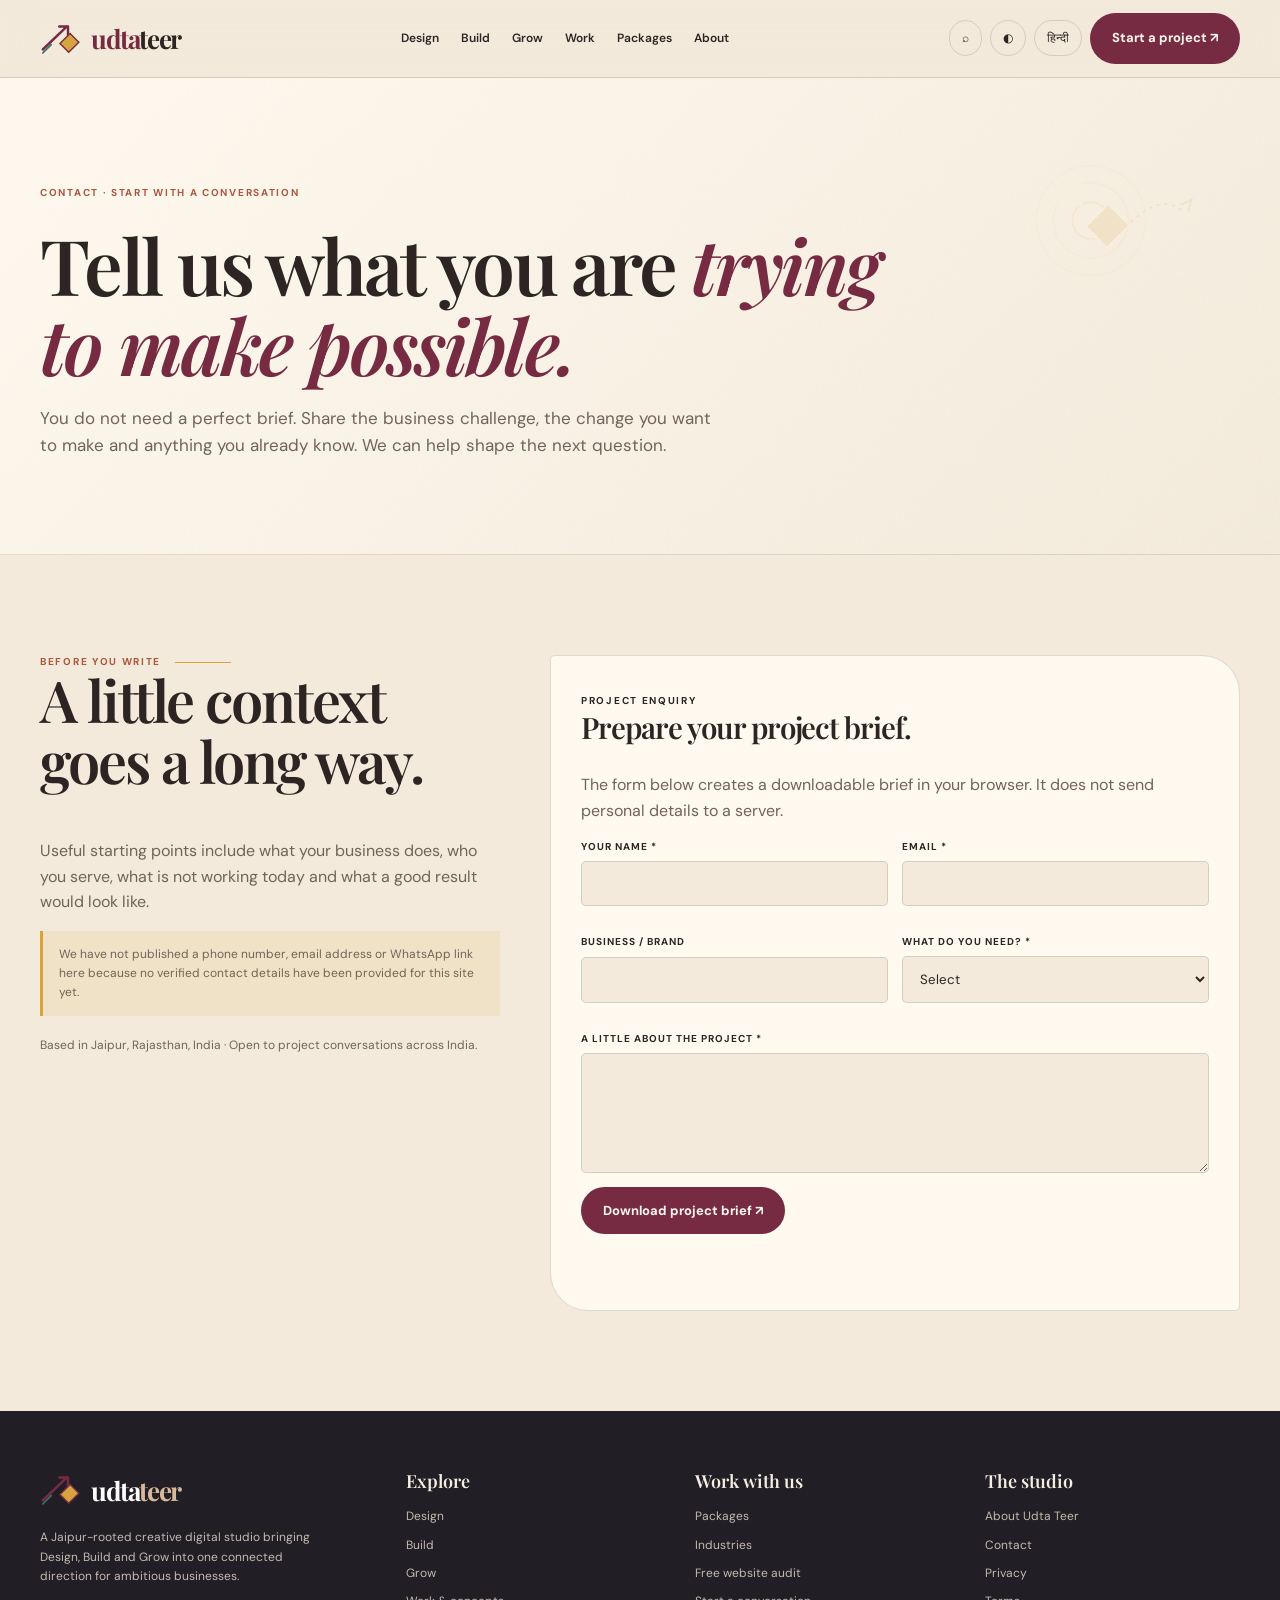
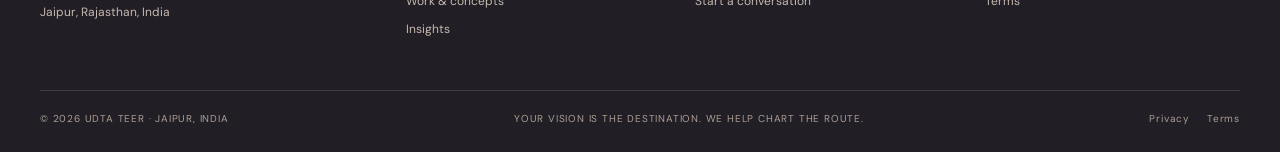
<file: contact/index.html>
<!doctype html><html lang="en"><head><meta charset="utf-8"><meta name="viewport" content="width=device-width, initial-scale=1"><meta name="theme-color" content="#f3eadb"><meta name="description" content="Start a project conversation with Udta Teer, a Jaipur-rooted creative digital studio."><meta property="og:type" content="website"><meta property="og:title" content="Contact Udta Teer | Udta Teer"><meta property="og:description" content="Start a project conversation with Udta Teer, a Jaipur-rooted creative digital studio."><meta property="og:image" content="/assets/jaipur-creative-hero.svg"><link rel="icon" href="/assets/mark.svg" type="image/svg+xml"><link rel="stylesheet" href="/styles.css"><link rel="manifest" href="/site.webmanifest"><title>Contact Udta Teer | Udta Teer</title></head><body><a class="skip" href="#main">Skip to content</a>
<header class="site-header"><div class="nav shell">
<a class="brand" href="/" aria-label="Udta Teer home"><img src="/assets/mark.svg" alt="" width="42" height="42"><span class="brand-word">udta<em>teer</em></span></a>
<nav class="nav-links" aria-label="Primary navigation"><a href="/services/design.html" data-en="Design" data-hi="डिज़ाइन">Design</a><a href="/services/build.html" data-en="Build" data-hi="डेवलपमेंट">Build</a><a href="/services/grow.html" data-en="Grow" data-hi="ग्रोथ">Grow</a><a href="/work/" data-en="Work" data-hi="काम">Work</a><a href="/packages/" data-en="Packages" data-hi="पैकेज">Packages</a><a href="/about/" data-en="About" data-hi="हमारे बारे में">About</a></nav>
<div class="nav-actions"><button class="icon-button" id="search-toggle" aria-label="Search the website">⌕</button><button class="icon-button" id="theme-toggle" aria-label="Toggle dark appearance">◐</button><button class="lang-button" type="button" aria-label="Switch language to Hindi">हिन्दी</button><a class="button primary nav-plan" href="/contact/">Start a project ↗</a><button class="menu-toggle" id="menu-toggle" aria-label="Open navigation" aria-expanded="false">☰</button></div></div>
<nav class="mobile-menu shell" id="mobile-menu" aria-label="Mobile navigation"><a href="/services/design.html" data-en="Design" data-hi="डिज़ाइन">Design</a><a href="/services/build.html" data-en="Build" data-hi="डेवलपमेंट">Build</a><a href="/services/grow.html" data-en="Grow" data-hi="ग्रोथ">Grow</a><a href="/work/" data-en="Work" data-hi="काम">Work</a><a href="/packages/" data-en="Packages" data-hi="पैकेज">Packages</a><a href="/industries/" data-en="Industries" data-hi="उद्योग">Industries</a><a href="/about/" data-en="About" data-hi="हमारे बारे में">About</a><a href="/insights/" data-en="Insights" data-hi="जानकारी">Insights</a><a href="/contact/" data-en="Contact" data-hi="संपर्क">Contact</a><a class="button primary" href="/free-website-audit/">Request a free website audit ↗</a></nav></header>
<div class="search-panel" id="search-panel" aria-hidden="true"><div class="search-box" role="dialog" aria-modal="true" aria-labelledby="search-title"><div class="search-top"><strong id="search-title">Search Udta Teer</strong><button class="close-button" id="search-close" aria-label="Close search">×</button></div><input id="site-search" type="search" placeholder="Try design, website, pricing…" autocomplete="off"><div class="search-results" id="search-results"></div><p class="form-help">Tip: press Ctrl / ⌘ + K to open search.</p></div></div><main id="main"><section class="page-hero grain"><div class="shell"><span class="eyebrow">CONTACT · START WITH A CONVERSATION</span><h1>Tell us what you are <span class="highlight">trying to make possible.</span></h1><p>You do not need a perfect brief. Share the business challenge, the change you want to make and anything you already know. We can help shape the next question.</p></div><img class="page-orbit" src="/assets/full-studio.svg" alt=""></section><section class="section"><div class="shell contact-layout"><div><span class="kicker">Before you write</span><h2>A little context<br>goes a long way.</h2><p>Useful starting points include what your business does, who you serve, what is not working today and what a good result would look like.</p><div class="notice">We have not published a phone number, email address or WhatsApp link here because no verified contact details have been provided for this site yet.</div><p style="font-size:12px;margin-top:20px">Based in Jaipur, Rajasthan, India · Open to project conversations across India.</p></div><div class="form-card"><span class="micro">PROJECT ENQUIRY</span><h3>Prepare your project brief.</h3><p>The form below creates a downloadable brief in your browser. It does not send personal details to a server.</p><form id="planner-form-contact" onsubmit="return false"><div class="form-grid"><div class="field"><label for="contact-name">Your name *</label><input id="contact-name" name="name" required autocomplete="name"></div><div class="field"><label for="contact-email">Email *</label><input id="contact-email" name="email" type="email" required autocomplete="email"></div><div class="field"><label for="contact-company">Business / brand</label><input id="contact-company" name="business" autocomplete="organization"></div><div class="field"><label for="contact-service">What do you need? *</label><select id="contact-service" name="service" required><option value="">Select</option><option>Design</option><option>Build</option><option>Grow</option><option>Full Studio</option><option>Not sure yet</option></select></div><div class="field full"><label for="contact-message">A little about the project *</label><textarea id="contact-message" name="details" required minlength="15"></textarea></div></div><button class="button primary" type="button" id="contact-download">Download project brief ↗</button><p class="status" id="contact-status" aria-live="polite"></p></form></div></div></section></main><footer class="site-footer"><div class="shell"><div class="footer-grid"><div class="footer-brand"><a class="brand" href="/"><img src="/assets/mark.svg" alt="" width="42" height="42"><span class="brand-word">udta<em>teer</em></span></a><p>A Jaipur-rooted creative digital studio bringing Design, Build and Grow into one connected direction for ambitious businesses.</p><p>Jaipur, Rajasthan, India</p></div><div class="footer-col"><strong data-en="Explore" data-hi="देखें">Explore</strong><a href="/services/design.html">Design</a><a href="/services/build.html">Build</a><a href="/services/grow.html">Grow</a><a href="/work/">Work & concepts</a><a href="/insights/">Insights</a></div><div class="footer-col"><strong data-en="Work with us" data-hi="साथ काम करें">Work with us</strong><a href="/packages/">Packages</a><a href="/industries/">Industries</a><a href="/free-website-audit/">Free website audit</a><a href="/contact/">Start a conversation</a></div><div class="footer-col"><strong data-en="The studio" data-hi="स्टूडियो">The studio</strong><a href="/about/">About Udta Teer</a><a href="/contact/">Contact</a><a href="/legal/privacy.html">Privacy</a><a href="/legal/terms.html">Terms</a></div></div><div class="footer-bottom"><span>© <span data-year></span> UDTA TEER · JAIPUR, INDIA</span><span>YOUR VISION IS THE DESTINATION. WE HELP CHART THE ROUTE.</span><span class="footer-legal"><a href="/legal/privacy.html">Privacy</a><a href="/legal/terms.html">Terms</a></span></div></div></footer><div class="dialog" id="planner-dialog" aria-hidden="true"><div class="dialog-card" role="dialog" aria-modal="true" aria-labelledby="planner-title"><div class="dialog-top"><span class="micro" id="planner-step-label">STEP 01 / 03</span><button class="close-button" id="planner-close" aria-label="Close project planner">×</button></div><h2 id="planner-title">Let's shape your <em class="highlight">next move.</em></h2><p>Share a little context. Your brief is prepared in this browser and can be downloaded for review.</p><div class="form-steps"><span class="active"></span><span></span><span></span></div><form id="planner-form"><div class="planner-step form-step" data-step="1"><div class="form-grid"><div class="field"><label for="planner-name">Your name *</label><input id="planner-name" name="name" autocomplete="name" required></div><div class="field"><label for="planner-email">Email *</label><input id="planner-email" name="email" type="email" autocomplete="email" required></div><div class="field full"><label for="planner-business">Business / brand name</label><input id="planner-business" name="business" autocomplete="organization"></div></div></div><div class="planner-step form-step" data-step="2" hidden><div class="form-grid"><div class="field"><label for="planner-service">What do you need? *</label><select id="planner-service" name="service" required><option value="">Choose a direction</option><option>Brand & design</option><option>Website / ecommerce</option><option>Web application / software</option><option>Marketing & growth</option><option>Full studio partnership</option><option>Not sure yet</option></select></div><div class="field"><label for="planner-budget">Indicative budget *</label><select id="planner-budget" name="budget" required><option value="">Select a range</option><option>Under ₹10,000</option><option>₹10,000 – ₹40,000</option><option>₹40,000 – ₹1,50,000</option><option>₹1,50,000+</option><option>Need guidance</option></select></div><div class="field"><label for="planner-timeline">Preferred timeline</label><select id="planner-timeline" name="timeline"><option>Flexible</option><option>Within 2–4 weeks</option><option>Within 1–2 months</option><option>In 3 months or more</option></select></div><div class="field"><label for="planner-website">Current website (optional)</label><input id="planner-website" name="website" type="url" placeholder="https://"></div></div></div><div class="planner-step form-step" data-step="3" hidden><div class="field"><label for="planner-details">Tell us about the challenge *</label><textarea id="planner-details" name="details" required minlength="15" placeholder="What are you trying to improve, build or launch?"></textarea></div><p class="notice">Before sharing, please avoid passwords, payment details or other sensitive information.</p></div><div class="form-nav"><button class="button secondary" type="button" id="planner-prev" hidden>← Back</button><span></span><button class="button primary" type="button" id="planner-next">Continue →</button><button class="button primary" type="submit" id="planner-submit" hidden>Prepare my brief ↗</button></div><p class="status" id="planner-status" aria-live="polite"></p></form></div></div><div class="mobile-cta"><a class="button primary" href="/contact/">Start a project conversation ↗</a></div><script src="/config.js"></script><script src="/app.js" defer></script></body></html>
</file>
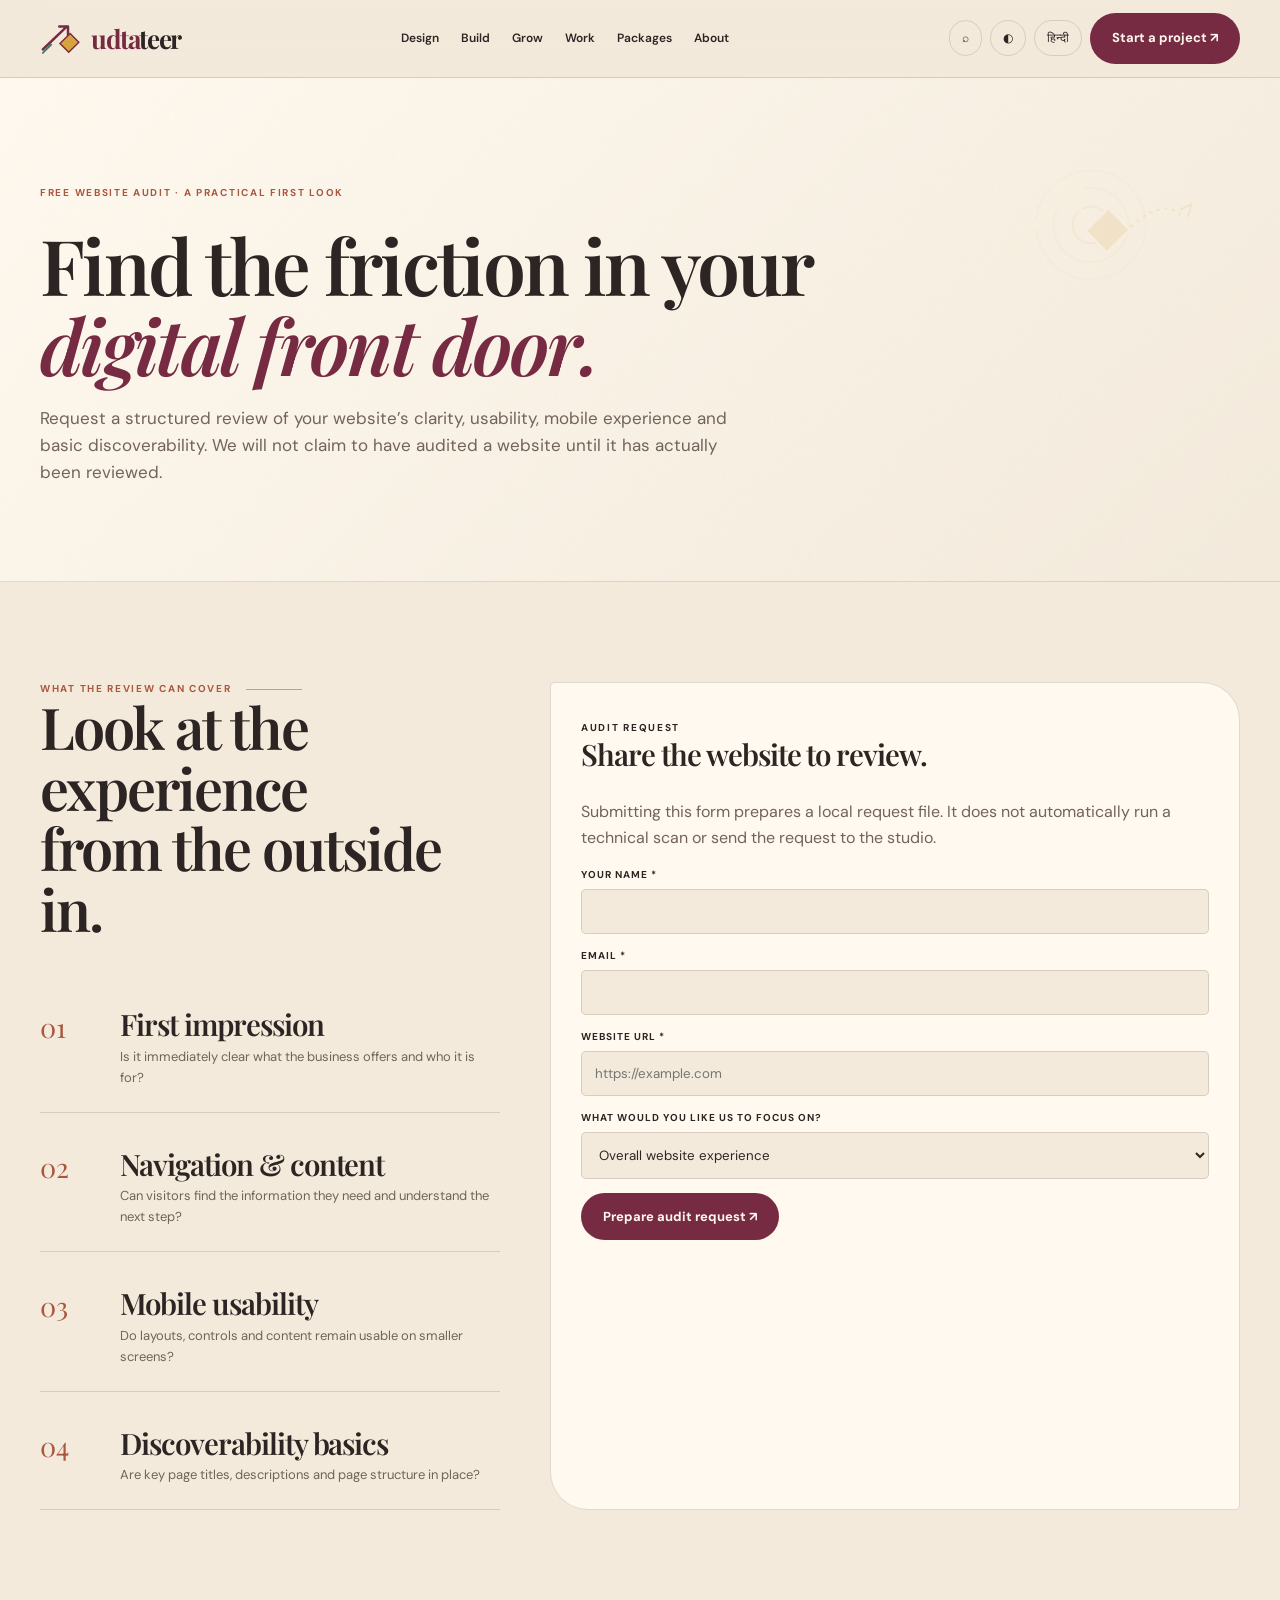
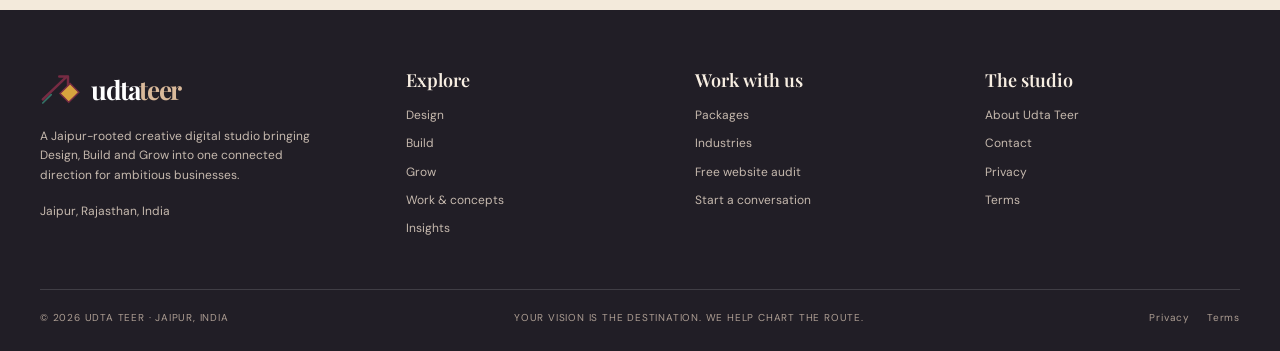
<file: free-website-audit/index.html>
<!doctype html><html lang="en"><head><meta charset="utf-8"><meta name="viewport" content="width=device-width, initial-scale=1"><meta name="theme-color" content="#f3eadb"><meta name="description" content="Request a practical website review from Udta Teer covering clarity, navigation, mobile usability and discoverability basics."><meta property="og:type" content="website"><meta property="og:title" content="Free Website Audit Request | Udta Teer"><meta property="og:description" content="Request a practical website review from Udta Teer covering clarity, navigation, mobile usability and discoverability basics."><meta property="og:image" content="/assets/jaipur-creative-hero.svg"><link rel="icon" href="/assets/mark.svg" type="image/svg+xml"><link rel="stylesheet" href="/styles.css"><link rel="manifest" href="/site.webmanifest"><title>Free Website Audit Request | Udta Teer</title></head><body><a class="skip" href="#main">Skip to content</a>
<header class="site-header"><div class="nav shell">
<a class="brand" href="/" aria-label="Udta Teer home"><img src="/assets/mark.svg" alt="" width="42" height="42"><span class="brand-word">udta<em>teer</em></span></a>
<nav class="nav-links" aria-label="Primary navigation"><a href="/services/design.html" data-en="Design" data-hi="डिज़ाइन">Design</a><a href="/services/build.html" data-en="Build" data-hi="डेवलपमेंट">Build</a><a href="/services/grow.html" data-en="Grow" data-hi="ग्रोथ">Grow</a><a href="/work/" data-en="Work" data-hi="काम">Work</a><a href="/packages/" data-en="Packages" data-hi="पैकेज">Packages</a><a href="/about/" data-en="About" data-hi="हमारे बारे में">About</a></nav>
<div class="nav-actions"><button class="icon-button" id="search-toggle" aria-label="Search the website">⌕</button><button class="icon-button" id="theme-toggle" aria-label="Toggle dark appearance">◐</button><button class="lang-button" type="button" aria-label="Switch language to Hindi">हिन्दी</button><a class="button primary nav-plan" href="/contact/">Start a project ↗</a><button class="menu-toggle" id="menu-toggle" aria-label="Open navigation" aria-expanded="false">☰</button></div></div>
<nav class="mobile-menu shell" id="mobile-menu" aria-label="Mobile navigation"><a href="/services/design.html" data-en="Design" data-hi="डिज़ाइन">Design</a><a href="/services/build.html" data-en="Build" data-hi="डेवलपमेंट">Build</a><a href="/services/grow.html" data-en="Grow" data-hi="ग्रोथ">Grow</a><a href="/work/" data-en="Work" data-hi="काम">Work</a><a href="/packages/" data-en="Packages" data-hi="पैकेज">Packages</a><a href="/industries/" data-en="Industries" data-hi="उद्योग">Industries</a><a href="/about/" data-en="About" data-hi="हमारे बारे में">About</a><a href="/insights/" data-en="Insights" data-hi="जानकारी">Insights</a><a href="/contact/" data-en="Contact" data-hi="संपर्क">Contact</a><a class="button primary" href="/free-website-audit/">Request a free website audit ↗</a></nav></header>
<div class="search-panel" id="search-panel" aria-hidden="true"><div class="search-box" role="dialog" aria-modal="true" aria-labelledby="search-title"><div class="search-top"><strong id="search-title">Search Udta Teer</strong><button class="close-button" id="search-close" aria-label="Close search">×</button></div><input id="site-search" type="search" placeholder="Try design, website, pricing…" autocomplete="off"><div class="search-results" id="search-results"></div><p class="form-help">Tip: press Ctrl / ⌘ + K to open search.</p></div></div><main id="main"><section class="page-hero grain"><div class="shell"><span class="eyebrow">FREE WEBSITE AUDIT · A PRACTICAL FIRST LOOK</span><h1>Find the friction in your <span class="highlight">digital front door.</span></h1><p>Request a structured review of your website’s clarity, usability, mobile experience and basic discoverability. We will not claim to have audited a website until it has actually been reviewed.</p></div><img class="page-orbit" src="/assets/full-studio.svg" alt=""></section><section class="section"><div class="shell contact-layout"><div><span class="kicker">What the review can cover</span><h2>Look at the experience<br>from the outside in.</h2><div class="steps-list"><article><div><h3>First impression</h3><p>Is it immediately clear what the business offers and who it is for?</p></div></article><article><div><h3>Navigation & content</h3><p>Can visitors find the information they need and understand the next step?</p></div></article><article><div><h3>Mobile usability</h3><p>Do layouts, controls and content remain usable on smaller screens?</p></div></article><article><div><h3>Discoverability basics</h3><p>Are key page titles, descriptions and page structure in place?</p></div></article></div></div><div class="form-card"><span class="micro">AUDIT REQUEST</span><h3>Share the website to review.</h3><p>Submitting this form prepares a local request file. It does not automatically run a technical scan or send the request to the studio.</p><form id="audit-form"><div class="field"><label for="audit-name">Your name *</label><input id="audit-name" name="Name" required autocomplete="name"></div><div class="field"><label for="audit-email">Email *</label><input id="audit-email" name="Email" type="email" required autocomplete="email"></div><div class="field"><label for="audit-url">Website URL *</label><input id="audit-url" name="Website" type="url" placeholder="https://example.com" required></div><div class="field"><label for="audit-focus">What would you like us to focus on?</label><select id="audit-focus" name="Focus"><option>Overall website experience</option><option>Mobile usability</option><option>Messaging and conversion</option><option>SEO foundations</option><option>Not sure yet</option></select></div><button class="button primary" type="submit">Prepare audit request ↗</button><p class="status" id="audit-status" aria-live="polite"></p></form></div></div></section></main><footer class="site-footer"><div class="shell"><div class="footer-grid"><div class="footer-brand"><a class="brand" href="/"><img src="/assets/mark.svg" alt="" width="42" height="42"><span class="brand-word">udta<em>teer</em></span></a><p>A Jaipur-rooted creative digital studio bringing Design, Build and Grow into one connected direction for ambitious businesses.</p><p>Jaipur, Rajasthan, India</p></div><div class="footer-col"><strong data-en="Explore" data-hi="देखें">Explore</strong><a href="/services/design.html">Design</a><a href="/services/build.html">Build</a><a href="/services/grow.html">Grow</a><a href="/work/">Work & concepts</a><a href="/insights/">Insights</a></div><div class="footer-col"><strong data-en="Work with us" data-hi="साथ काम करें">Work with us</strong><a href="/packages/">Packages</a><a href="/industries/">Industries</a><a href="/free-website-audit/">Free website audit</a><a href="/contact/">Start a conversation</a></div><div class="footer-col"><strong data-en="The studio" data-hi="स्टूडियो">The studio</strong><a href="/about/">About Udta Teer</a><a href="/contact/">Contact</a><a href="/legal/privacy.html">Privacy</a><a href="/legal/terms.html">Terms</a></div></div><div class="footer-bottom"><span>© <span data-year></span> UDTA TEER · JAIPUR, INDIA</span><span>YOUR VISION IS THE DESTINATION. WE HELP CHART THE ROUTE.</span><span class="footer-legal"><a href="/legal/privacy.html">Privacy</a><a href="/legal/terms.html">Terms</a></span></div></div></footer><div class="dialog" id="planner-dialog" aria-hidden="true"><div class="dialog-card" role="dialog" aria-modal="true" aria-labelledby="planner-title"><div class="dialog-top"><span class="micro" id="planner-step-label">STEP 01 / 03</span><button class="close-button" id="planner-close" aria-label="Close project planner">×</button></div><h2 id="planner-title">Let's shape your <em class="highlight">next move.</em></h2><p>Share a little context. Your brief is prepared in this browser and can be downloaded for review.</p><div class="form-steps"><span class="active"></span><span></span><span></span></div><form id="planner-form"><div class="planner-step form-step" data-step="1"><div class="form-grid"><div class="field"><label for="planner-name">Your name *</label><input id="planner-name" name="name" autocomplete="name" required></div><div class="field"><label for="planner-email">Email *</label><input id="planner-email" name="email" type="email" autocomplete="email" required></div><div class="field full"><label for="planner-business">Business / brand name</label><input id="planner-business" name="business" autocomplete="organization"></div></div></div><div class="planner-step form-step" data-step="2" hidden><div class="form-grid"><div class="field"><label for="planner-service">What do you need? *</label><select id="planner-service" name="service" required><option value="">Choose a direction</option><option>Brand & design</option><option>Website / ecommerce</option><option>Web application / software</option><option>Marketing & growth</option><option>Full studio partnership</option><option>Not sure yet</option></select></div><div class="field"><label for="planner-budget">Indicative budget *</label><select id="planner-budget" name="budget" required><option value="">Select a range</option><option>Under ₹10,000</option><option>₹10,000 – ₹40,000</option><option>₹40,000 – ₹1,50,000</option><option>₹1,50,000+</option><option>Need guidance</option></select></div><div class="field"><label for="planner-timeline">Preferred timeline</label><select id="planner-timeline" name="timeline"><option>Flexible</option><option>Within 2–4 weeks</option><option>Within 1–2 months</option><option>In 3 months or more</option></select></div><div class="field"><label for="planner-website">Current website (optional)</label><input id="planner-website" name="website" type="url" placeholder="https://"></div></div></div><div class="planner-step form-step" data-step="3" hidden><div class="field"><label for="planner-details">Tell us about the challenge *</label><textarea id="planner-details" name="details" required minlength="15" placeholder="What are you trying to improve, build or launch?"></textarea></div><p class="notice">Before sharing, please avoid passwords, payment details or other sensitive information.</p></div><div class="form-nav"><button class="button secondary" type="button" id="planner-prev" hidden>← Back</button><span></span><button class="button primary" type="button" id="planner-next">Continue →</button><button class="button primary" type="submit" id="planner-submit" hidden>Prepare my brief ↗</button></div><p class="status" id="planner-status" aria-live="polite"></p></form></div></div><div class="mobile-cta"><a class="button primary" href="/contact/">Start a project conversation ↗</a></div><script src="/config.js"></script><script src="/app.js" defer></script></body></html>
</file>
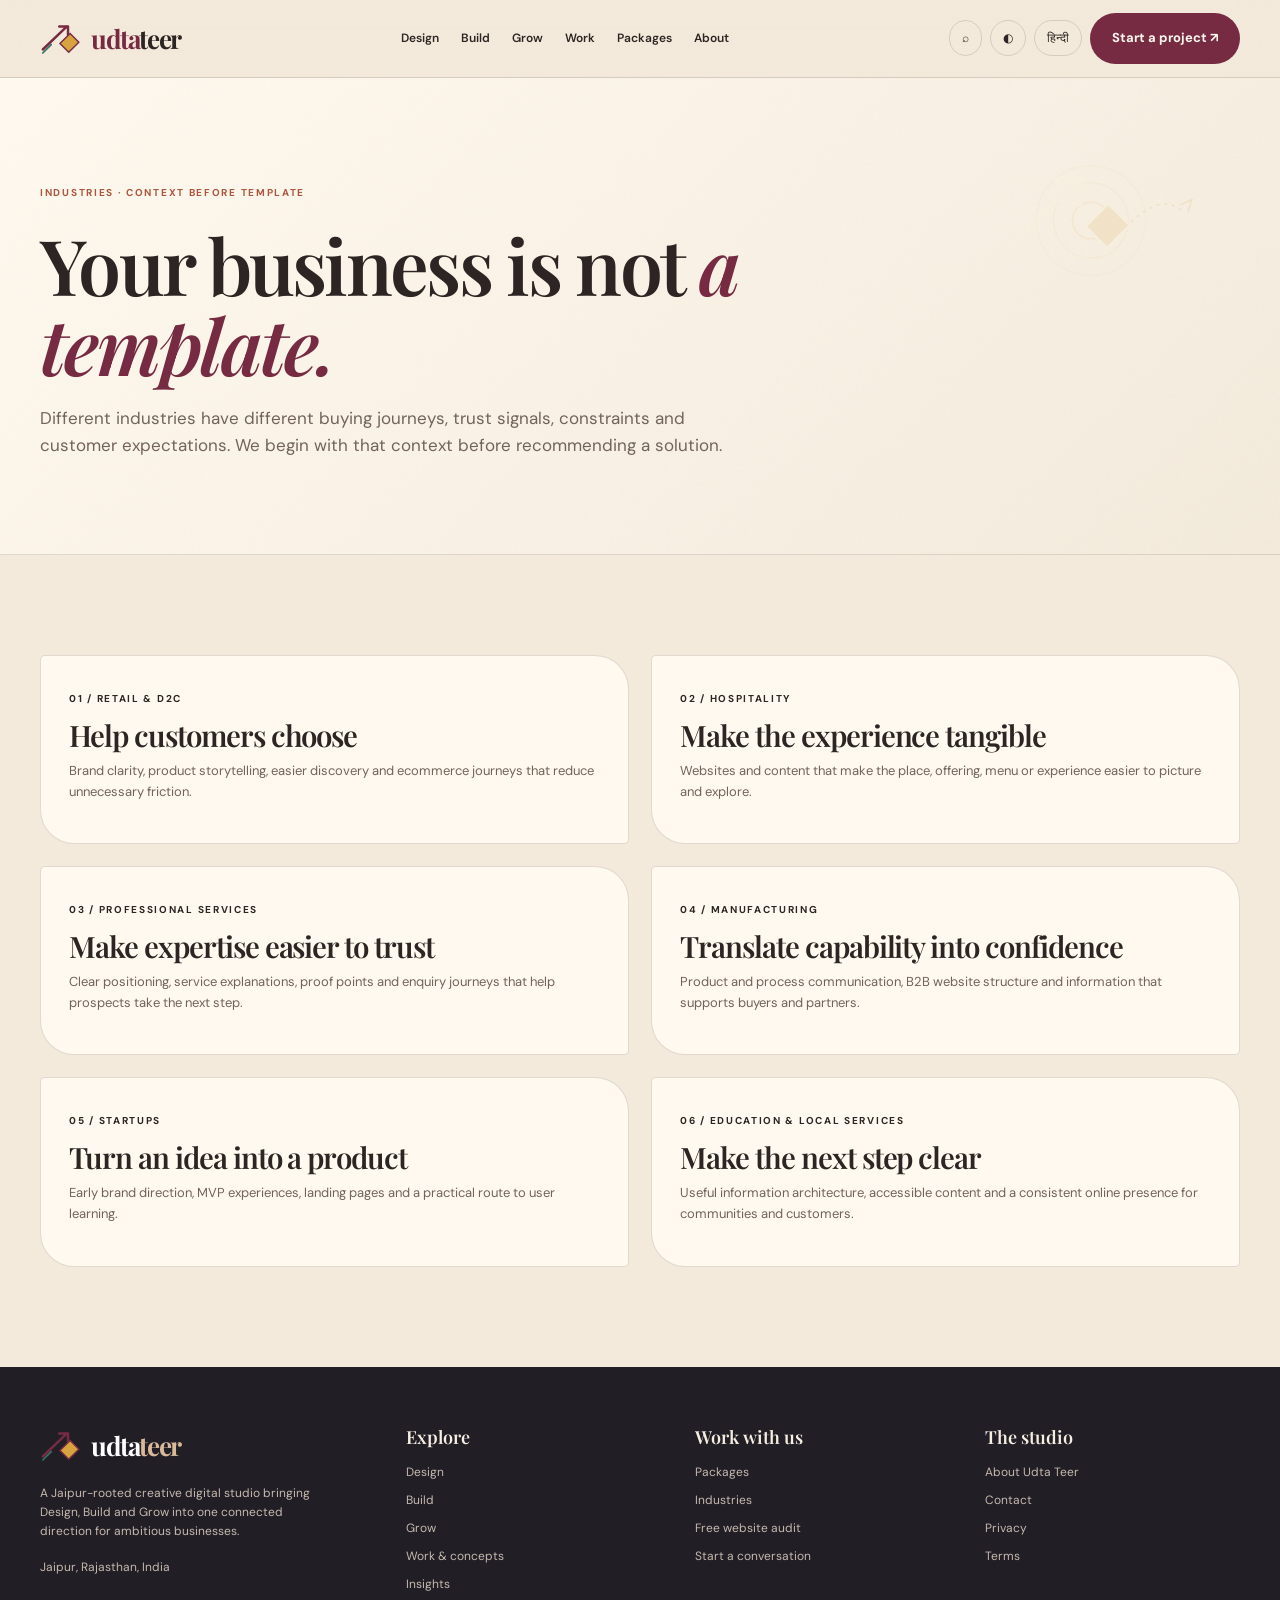
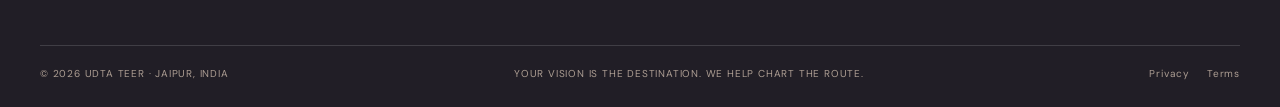
<file: industries/index.html>
<!doctype html><html lang="en"><head><meta charset="utf-8"><meta name="viewport" content="width=device-width, initial-scale=1"><meta name="theme-color" content="#f3eadb"><meta name="description" content="Digital strategy, brand design, websites and growth support for retail, hospitality, services, manufacturing, education and startups."><meta property="og:type" content="website"><meta property="og:title" content="Industries & Business Types | Udta Teer"><meta property="og:description" content="Digital strategy, brand design, websites and growth support for retail, hospitality, services, manufacturing, education and startups."><meta property="og:image" content="/assets/jaipur-creative-hero.svg"><link rel="icon" href="/assets/mark.svg" type="image/svg+xml"><link rel="stylesheet" href="/styles.css"><link rel="manifest" href="/site.webmanifest"><title>Industries & Business Types | Udta Teer</title></head><body><a class="skip" href="#main">Skip to content</a>
<header class="site-header"><div class="nav shell">
<a class="brand" href="/" aria-label="Udta Teer home"><img src="/assets/mark.svg" alt="" width="42" height="42"><span class="brand-word">udta<em>teer</em></span></a>
<nav class="nav-links" aria-label="Primary navigation"><a href="/services/design.html" data-en="Design" data-hi="डिज़ाइन">Design</a><a href="/services/build.html" data-en="Build" data-hi="डेवलपमेंट">Build</a><a href="/services/grow.html" data-en="Grow" data-hi="ग्रोथ">Grow</a><a href="/work/" data-en="Work" data-hi="काम">Work</a><a href="/packages/" data-en="Packages" data-hi="पैकेज">Packages</a><a href="/about/" data-en="About" data-hi="हमारे बारे में">About</a></nav>
<div class="nav-actions"><button class="icon-button" id="search-toggle" aria-label="Search the website">⌕</button><button class="icon-button" id="theme-toggle" aria-label="Toggle dark appearance">◐</button><button class="lang-button" type="button" aria-label="Switch language to Hindi">हिन्दी</button><a class="button primary nav-plan" href="/contact/">Start a project ↗</a><button class="menu-toggle" id="menu-toggle" aria-label="Open navigation" aria-expanded="false">☰</button></div></div>
<nav class="mobile-menu shell" id="mobile-menu" aria-label="Mobile navigation"><a href="/services/design.html" data-en="Design" data-hi="डिज़ाइन">Design</a><a href="/services/build.html" data-en="Build" data-hi="डेवलपमेंट">Build</a><a href="/services/grow.html" data-en="Grow" data-hi="ग्रोथ">Grow</a><a href="/work/" data-en="Work" data-hi="काम">Work</a><a href="/packages/" data-en="Packages" data-hi="पैकेज">Packages</a><a href="/industries/" data-en="Industries" data-hi="उद्योग">Industries</a><a href="/about/" data-en="About" data-hi="हमारे बारे में">About</a><a href="/insights/" data-en="Insights" data-hi="जानकारी">Insights</a><a href="/contact/" data-en="Contact" data-hi="संपर्क">Contact</a><a class="button primary" href="/free-website-audit/">Request a free website audit ↗</a></nav></header>
<div class="search-panel" id="search-panel" aria-hidden="true"><div class="search-box" role="dialog" aria-modal="true" aria-labelledby="search-title"><div class="search-top"><strong id="search-title">Search Udta Teer</strong><button class="close-button" id="search-close" aria-label="Close search">×</button></div><input id="site-search" type="search" placeholder="Try design, website, pricing…" autocomplete="off"><div class="search-results" id="search-results"></div><p class="form-help">Tip: press Ctrl / ⌘ + K to open search.</p></div></div><main id="main"><section class="page-hero grain"><div class="shell"><span class="eyebrow">INDUSTRIES · CONTEXT BEFORE TEMPLATE</span><h1>Your business is not <span class="highlight">a template.</span></h1><p>Different industries have different buying journeys, trust signals, constraints and customer expectations. We begin with that context before recommending a solution.</p></div><img class="page-orbit" src="/assets/full-studio.svg" alt=""></section><section class="section"><div class="shell"><div class="content-grid"><article class="content-card"><span class="micro">01 / RETAIL & D2C</span><h3>Help customers choose</h3><p>Brand clarity, product storytelling, easier discovery and ecommerce journeys that reduce unnecessary friction.</p></article><article class="content-card"><span class="micro">02 / HOSPITALITY</span><h3>Make the experience tangible</h3><p>Websites and content that make the place, offering, menu or experience easier to picture and explore.</p></article><article class="content-card"><span class="micro">03 / PROFESSIONAL SERVICES</span><h3>Make expertise easier to trust</h3><p>Clear positioning, service explanations, proof points and enquiry journeys that help prospects take the next step.</p></article><article class="content-card"><span class="micro">04 / MANUFACTURING</span><h3>Translate capability into confidence</h3><p>Product and process communication, B2B website structure and information that supports buyers and partners.</p></article><article class="content-card"><span class="micro">05 / STARTUPS</span><h3>Turn an idea into a product</h3><p>Early brand direction, MVP experiences, landing pages and a practical route to user learning.</p></article><article class="content-card"><span class="micro">06 / EDUCATION & LOCAL SERVICES</span><h3>Make the next step clear</h3><p>Useful information architecture, accessible content and a consistent online presence for communities and customers.</p></article></div></div></section></main><footer class="site-footer"><div class="shell"><div class="footer-grid"><div class="footer-brand"><a class="brand" href="/"><img src="/assets/mark.svg" alt="" width="42" height="42"><span class="brand-word">udta<em>teer</em></span></a><p>A Jaipur-rooted creative digital studio bringing Design, Build and Grow into one connected direction for ambitious businesses.</p><p>Jaipur, Rajasthan, India</p></div><div class="footer-col"><strong data-en="Explore" data-hi="देखें">Explore</strong><a href="/services/design.html">Design</a><a href="/services/build.html">Build</a><a href="/services/grow.html">Grow</a><a href="/work/">Work & concepts</a><a href="/insights/">Insights</a></div><div class="footer-col"><strong data-en="Work with us" data-hi="साथ काम करें">Work with us</strong><a href="/packages/">Packages</a><a href="/industries/">Industries</a><a href="/free-website-audit/">Free website audit</a><a href="/contact/">Start a conversation</a></div><div class="footer-col"><strong data-en="The studio" data-hi="स्टूडियो">The studio</strong><a href="/about/">About Udta Teer</a><a href="/contact/">Contact</a><a href="/legal/privacy.html">Privacy</a><a href="/legal/terms.html">Terms</a></div></div><div class="footer-bottom"><span>© <span data-year></span> UDTA TEER · JAIPUR, INDIA</span><span>YOUR VISION IS THE DESTINATION. WE HELP CHART THE ROUTE.</span><span class="footer-legal"><a href="/legal/privacy.html">Privacy</a><a href="/legal/terms.html">Terms</a></span></div></div></footer><div class="dialog" id="planner-dialog" aria-hidden="true"><div class="dialog-card" role="dialog" aria-modal="true" aria-labelledby="planner-title"><div class="dialog-top"><span class="micro" id="planner-step-label">STEP 01 / 03</span><button class="close-button" id="planner-close" aria-label="Close project planner">×</button></div><h2 id="planner-title">Let's shape your <em class="highlight">next move.</em></h2><p>Share a little context. Your brief is prepared in this browser and can be downloaded for review.</p><div class="form-steps"><span class="active"></span><span></span><span></span></div><form id="planner-form"><div class="planner-step form-step" data-step="1"><div class="form-grid"><div class="field"><label for="planner-name">Your name *</label><input id="planner-name" name="name" autocomplete="name" required></div><div class="field"><label for="planner-email">Email *</label><input id="planner-email" name="email" type="email" autocomplete="email" required></div><div class="field full"><label for="planner-business">Business / brand name</label><input id="planner-business" name="business" autocomplete="organization"></div></div></div><div class="planner-step form-step" data-step="2" hidden><div class="form-grid"><div class="field"><label for="planner-service">What do you need? *</label><select id="planner-service" name="service" required><option value="">Choose a direction</option><option>Brand & design</option><option>Website / ecommerce</option><option>Web application / software</option><option>Marketing & growth</option><option>Full studio partnership</option><option>Not sure yet</option></select></div><div class="field"><label for="planner-budget">Indicative budget *</label><select id="planner-budget" name="budget" required><option value="">Select a range</option><option>Under ₹10,000</option><option>₹10,000 – ₹40,000</option><option>₹40,000 – ₹1,50,000</option><option>₹1,50,000+</option><option>Need guidance</option></select></div><div class="field"><label for="planner-timeline">Preferred timeline</label><select id="planner-timeline" name="timeline"><option>Flexible</option><option>Within 2–4 weeks</option><option>Within 1–2 months</option><option>In 3 months or more</option></select></div><div class="field"><label for="planner-website">Current website (optional)</label><input id="planner-website" name="website" type="url" placeholder="https://"></div></div></div><div class="planner-step form-step" data-step="3" hidden><div class="field"><label for="planner-details">Tell us about the challenge *</label><textarea id="planner-details" name="details" required minlength="15" placeholder="What are you trying to improve, build or launch?"></textarea></div><p class="notice">Before sharing, please avoid passwords, payment details or other sensitive information.</p></div><div class="form-nav"><button class="button secondary" type="button" id="planner-prev" hidden>← Back</button><span></span><button class="button primary" type="button" id="planner-next">Continue →</button><button class="button primary" type="submit" id="planner-submit" hidden>Prepare my brief ↗</button></div><p class="status" id="planner-status" aria-live="polite"></p></form></div></div><div class="mobile-cta"><a class="button primary" href="/contact/">Start a project conversation ↗</a></div><script src="/config.js"></script><script src="/app.js" defer></script></body></html>
</file>
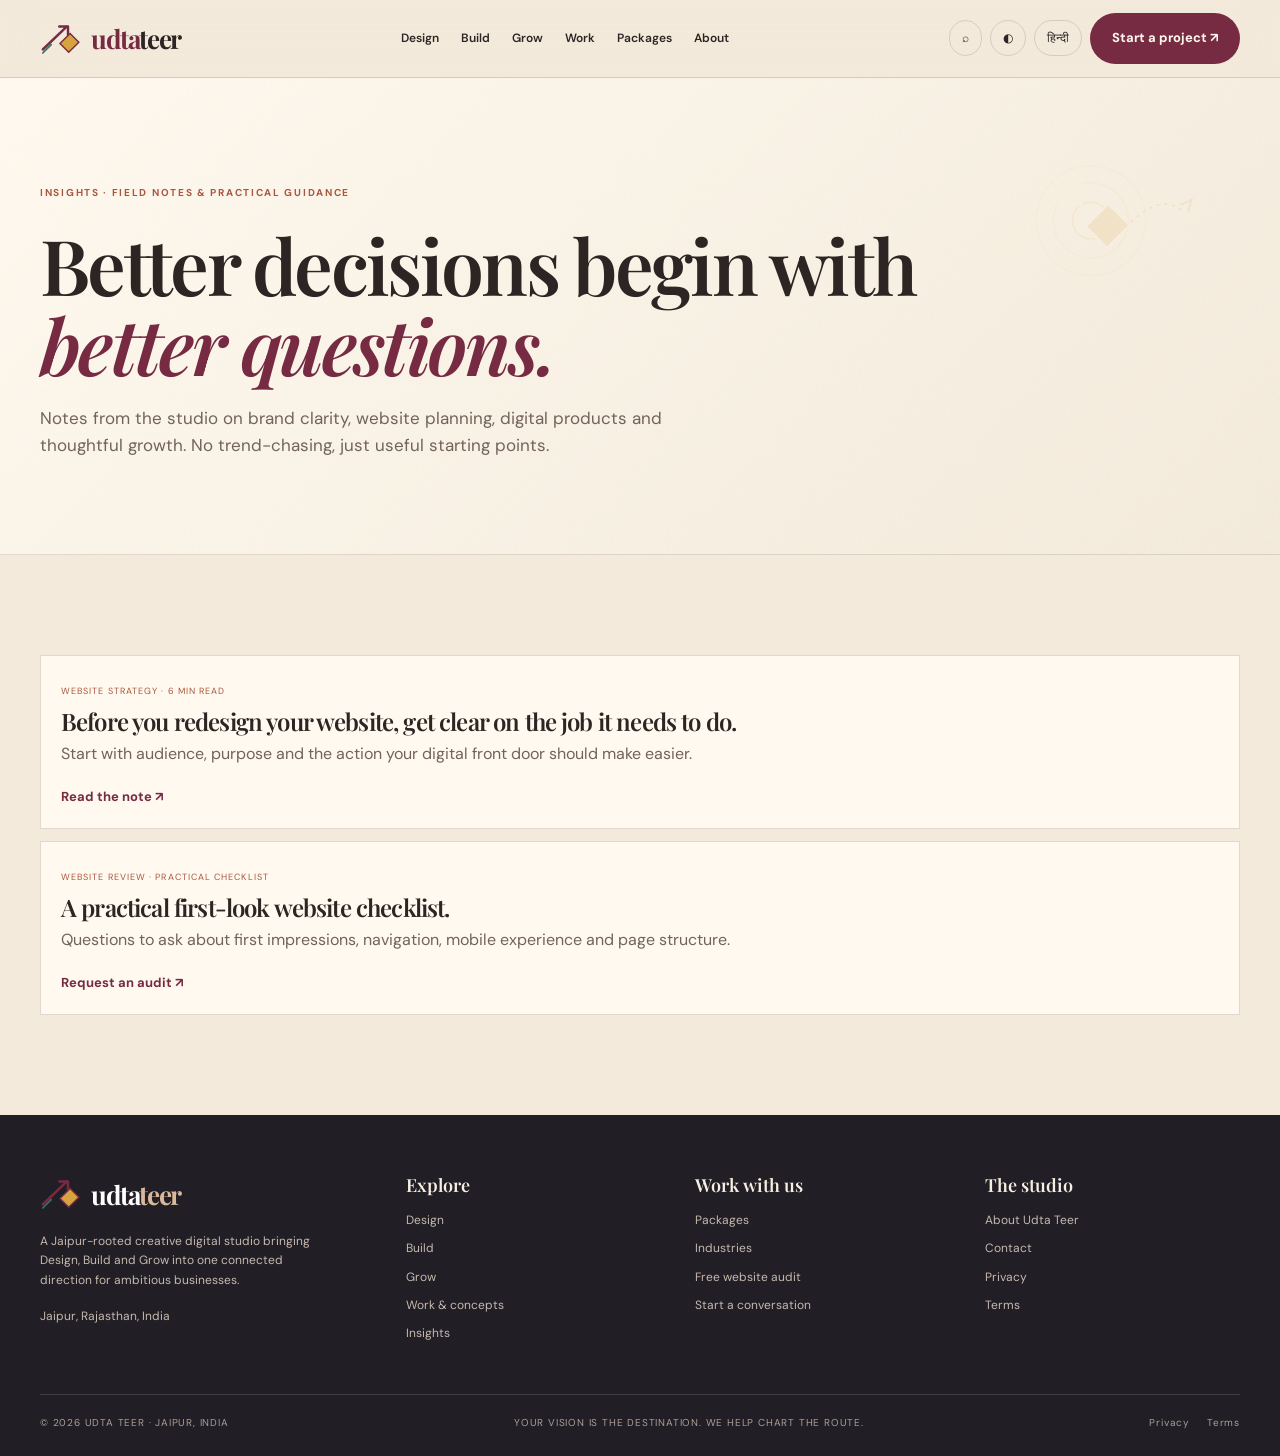
<file: insights/index.html>
<!doctype html><html lang="en"><head><meta charset="utf-8"><meta name="viewport" content="width=device-width, initial-scale=1"><meta name="theme-color" content="#f3eadb"><meta name="description" content="Practical notes from Udta Teer on brand clarity, websites, digital products and business growth."><meta property="og:type" content="website"><meta property="og:title" content="Digital Studio Insights & Field Notes | Udta Teer"><meta property="og:description" content="Practical notes from Udta Teer on brand clarity, websites, digital products and business growth."><meta property="og:image" content="/assets/jaipur-creative-hero.svg"><link rel="icon" href="/assets/mark.svg" type="image/svg+xml"><link rel="stylesheet" href="/styles.css"><link rel="manifest" href="/site.webmanifest"><title>Digital Studio Insights & Field Notes | Udta Teer</title></head><body><a class="skip" href="#main">Skip to content</a>
<header class="site-header"><div class="nav shell">
<a class="brand" href="/" aria-label="Udta Teer home"><img src="/assets/mark.svg" alt="" width="42" height="42"><span class="brand-word">udta<em>teer</em></span></a>
<nav class="nav-links" aria-label="Primary navigation"><a href="/services/design.html" data-en="Design" data-hi="डिज़ाइन">Design</a><a href="/services/build.html" data-en="Build" data-hi="डेवलपमेंट">Build</a><a href="/services/grow.html" data-en="Grow" data-hi="ग्रोथ">Grow</a><a href="/work/" data-en="Work" data-hi="काम">Work</a><a href="/packages/" data-en="Packages" data-hi="पैकेज">Packages</a><a href="/about/" data-en="About" data-hi="हमारे बारे में">About</a></nav>
<div class="nav-actions"><button class="icon-button" id="search-toggle" aria-label="Search the website">⌕</button><button class="icon-button" id="theme-toggle" aria-label="Toggle dark appearance">◐</button><button class="lang-button" type="button" aria-label="Switch language to Hindi">हिन्दी</button><a class="button primary nav-plan" href="/contact/">Start a project ↗</a><button class="menu-toggle" id="menu-toggle" aria-label="Open navigation" aria-expanded="false">☰</button></div></div>
<nav class="mobile-menu shell" id="mobile-menu" aria-label="Mobile navigation"><a href="/services/design.html" data-en="Design" data-hi="डिज़ाइन">Design</a><a href="/services/build.html" data-en="Build" data-hi="डेवलपमेंट">Build</a><a href="/services/grow.html" data-en="Grow" data-hi="ग्रोथ">Grow</a><a href="/work/" data-en="Work" data-hi="काम">Work</a><a href="/packages/" data-en="Packages" data-hi="पैकेज">Packages</a><a href="/industries/" data-en="Industries" data-hi="उद्योग">Industries</a><a href="/about/" data-en="About" data-hi="हमारे बारे में">About</a><a href="/insights/" data-en="Insights" data-hi="जानकारी">Insights</a><a href="/contact/" data-en="Contact" data-hi="संपर्क">Contact</a><a class="button primary" href="/free-website-audit/">Request a free website audit ↗</a></nav></header>
<div class="search-panel" id="search-panel" aria-hidden="true"><div class="search-box" role="dialog" aria-modal="true" aria-labelledby="search-title"><div class="search-top"><strong id="search-title">Search Udta Teer</strong><button class="close-button" id="search-close" aria-label="Close search">×</button></div><input id="site-search" type="search" placeholder="Try design, website, pricing…" autocomplete="off"><div class="search-results" id="search-results"></div><p class="form-help">Tip: press Ctrl / ⌘ + K to open search.</p></div></div><main id="main"><section class="page-hero grain"><div class="shell"><span class="eyebrow">INSIGHTS · FIELD NOTES & PRACTICAL GUIDANCE</span><h1>Better decisions begin with <span class="highlight">better questions.</span></h1><p>Notes from the studio on brand clarity, website planning, digital products and thoughtful growth. No trend-chasing, just useful starting points.</p></div><img class="page-orbit" src="/assets/full-studio.svg" alt=""></section><section class="section"><div class="shell"><div class="searchable-list"><a href="/insights/jaipur-business-digital-foundation.html"><small>WEBSITE STRATEGY · 6 MIN READ</small><h3>Before you redesign your website, get clear on the job it needs to do.</h3><p>Start with audience, purpose and the action your digital front door should make easier.</p><span class="text-link">Read the note ↗</span></a><a href="/free-website-audit/"><small>WEBSITE REVIEW · PRACTICAL CHECKLIST</small><h3>A practical first-look website checklist.</h3><p>Questions to ask about first impressions, navigation, mobile experience and page structure.</p><span class="text-link">Request an audit ↗</span></a></div></div></section></main><footer class="site-footer"><div class="shell"><div class="footer-grid"><div class="footer-brand"><a class="brand" href="/"><img src="/assets/mark.svg" alt="" width="42" height="42"><span class="brand-word">udta<em>teer</em></span></a><p>A Jaipur-rooted creative digital studio bringing Design, Build and Grow into one connected direction for ambitious businesses.</p><p>Jaipur, Rajasthan, India</p></div><div class="footer-col"><strong data-en="Explore" data-hi="देखें">Explore</strong><a href="/services/design.html">Design</a><a href="/services/build.html">Build</a><a href="/services/grow.html">Grow</a><a href="/work/">Work & concepts</a><a href="/insights/">Insights</a></div><div class="footer-col"><strong data-en="Work with us" data-hi="साथ काम करें">Work with us</strong><a href="/packages/">Packages</a><a href="/industries/">Industries</a><a href="/free-website-audit/">Free website audit</a><a href="/contact/">Start a conversation</a></div><div class="footer-col"><strong data-en="The studio" data-hi="स्टूडियो">The studio</strong><a href="/about/">About Udta Teer</a><a href="/contact/">Contact</a><a href="/legal/privacy.html">Privacy</a><a href="/legal/terms.html">Terms</a></div></div><div class="footer-bottom"><span>© <span data-year></span> UDTA TEER · JAIPUR, INDIA</span><span>YOUR VISION IS THE DESTINATION. WE HELP CHART THE ROUTE.</span><span class="footer-legal"><a href="/legal/privacy.html">Privacy</a><a href="/legal/terms.html">Terms</a></span></div></div></footer><div class="dialog" id="planner-dialog" aria-hidden="true"><div class="dialog-card" role="dialog" aria-modal="true" aria-labelledby="planner-title"><div class="dialog-top"><span class="micro" id="planner-step-label">STEP 01 / 03</span><button class="close-button" id="planner-close" aria-label="Close project planner">×</button></div><h2 id="planner-title">Let's shape your <em class="highlight">next move.</em></h2><p>Share a little context. Your brief is prepared in this browser and can be downloaded for review.</p><div class="form-steps"><span class="active"></span><span></span><span></span></div><form id="planner-form"><div class="planner-step form-step" data-step="1"><div class="form-grid"><div class="field"><label for="planner-name">Your name *</label><input id="planner-name" name="name" autocomplete="name" required></div><div class="field"><label for="planner-email">Email *</label><input id="planner-email" name="email" type="email" autocomplete="email" required></div><div class="field full"><label for="planner-business">Business / brand name</label><input id="planner-business" name="business" autocomplete="organization"></div></div></div><div class="planner-step form-step" data-step="2" hidden><div class="form-grid"><div class="field"><label for="planner-service">What do you need? *</label><select id="planner-service" name="service" required><option value="">Choose a direction</option><option>Brand & design</option><option>Website / ecommerce</option><option>Web application / software</option><option>Marketing & growth</option><option>Full studio partnership</option><option>Not sure yet</option></select></div><div class="field"><label for="planner-budget">Indicative budget *</label><select id="planner-budget" name="budget" required><option value="">Select a range</option><option>Under ₹10,000</option><option>₹10,000 – ₹40,000</option><option>₹40,000 – ₹1,50,000</option><option>₹1,50,000+</option><option>Need guidance</option></select></div><div class="field"><label for="planner-timeline">Preferred timeline</label><select id="planner-timeline" name="timeline"><option>Flexible</option><option>Within 2–4 weeks</option><option>Within 1–2 months</option><option>In 3 months or more</option></select></div><div class="field"><label for="planner-website">Current website (optional)</label><input id="planner-website" name="website" type="url" placeholder="https://"></div></div></div><div class="planner-step form-step" data-step="3" hidden><div class="field"><label for="planner-details">Tell us about the challenge *</label><textarea id="planner-details" name="details" required minlength="15" placeholder="What are you trying to improve, build or launch?"></textarea></div><p class="notice">Before sharing, please avoid passwords, payment details or other sensitive information.</p></div><div class="form-nav"><button class="button secondary" type="button" id="planner-prev" hidden>← Back</button><span></span><button class="button primary" type="button" id="planner-next">Continue →</button><button class="button primary" type="submit" id="planner-submit" hidden>Prepare my brief ↗</button></div><p class="status" id="planner-status" aria-live="polite"></p></form></div></div><div class="mobile-cta"><a class="button primary" href="/contact/">Start a project conversation ↗</a></div><script src="/config.js"></script><script src="/app.js" defer></script></body></html>
</file>
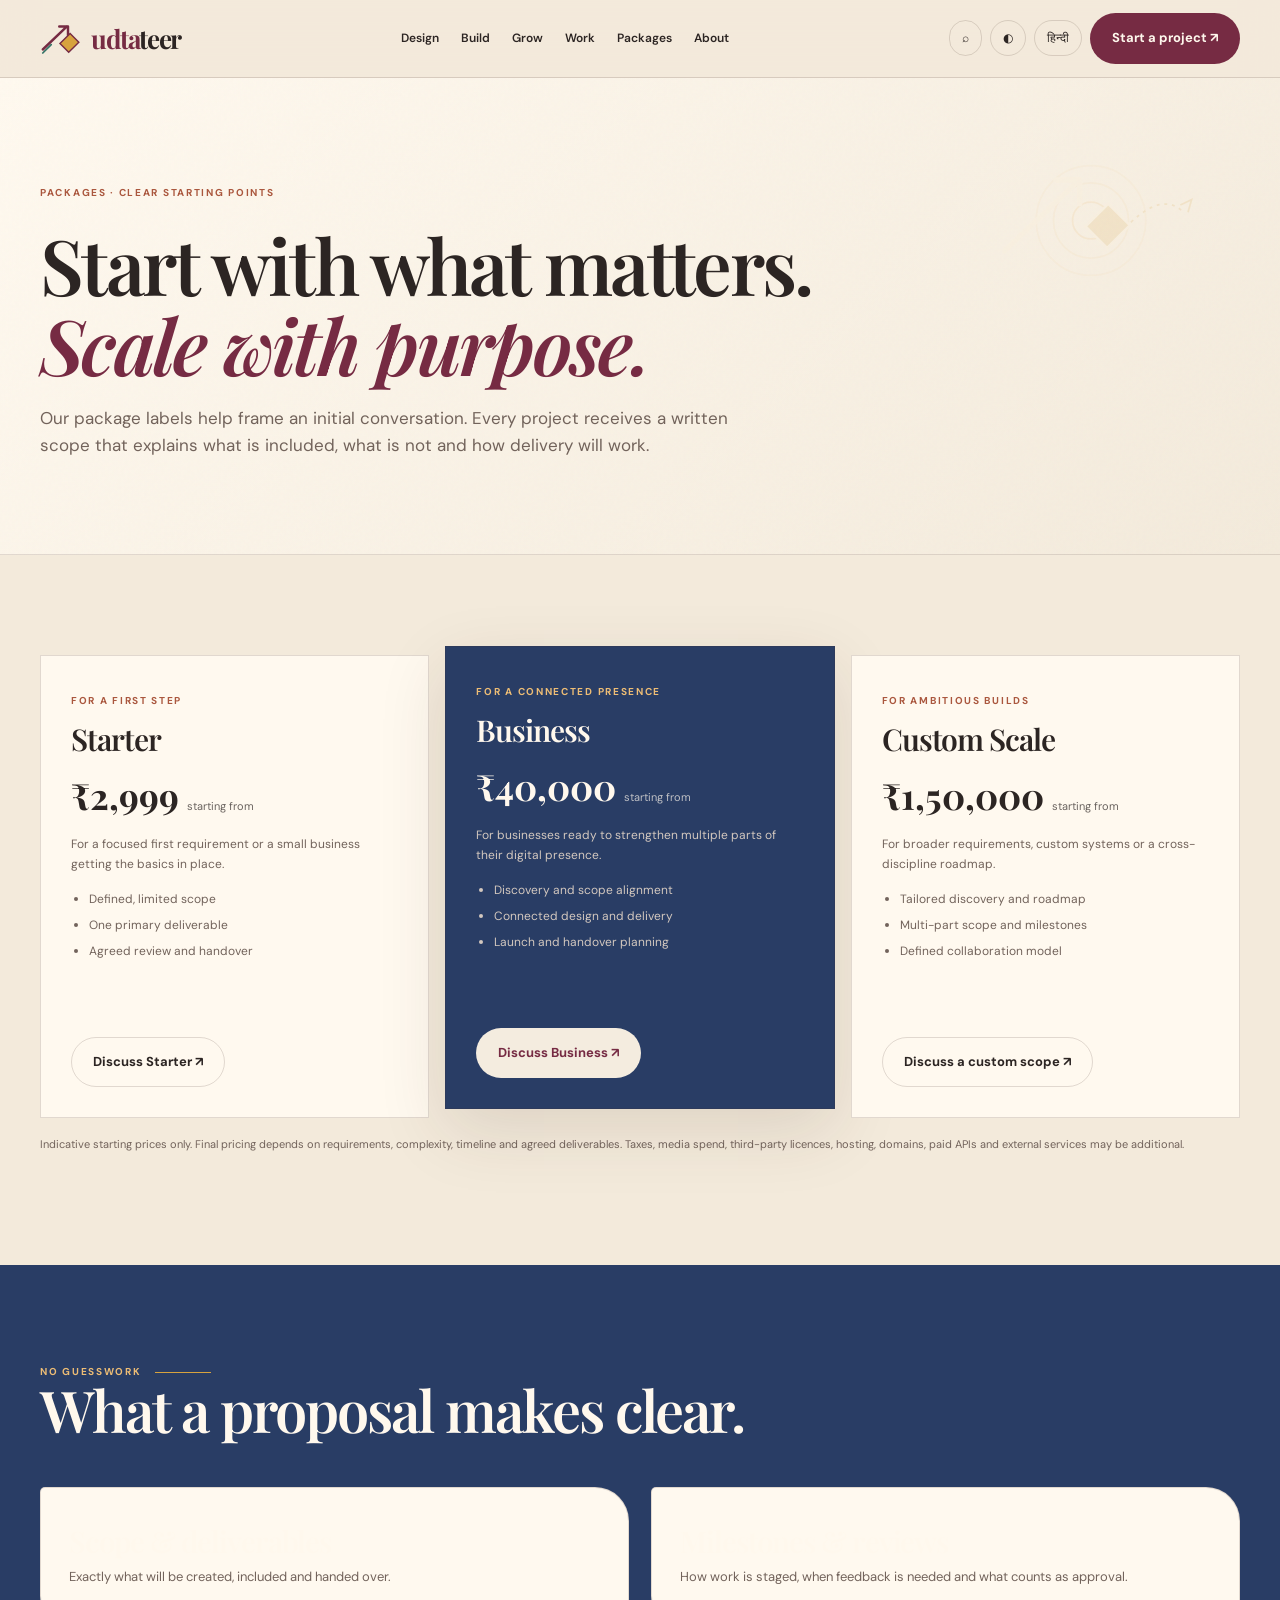
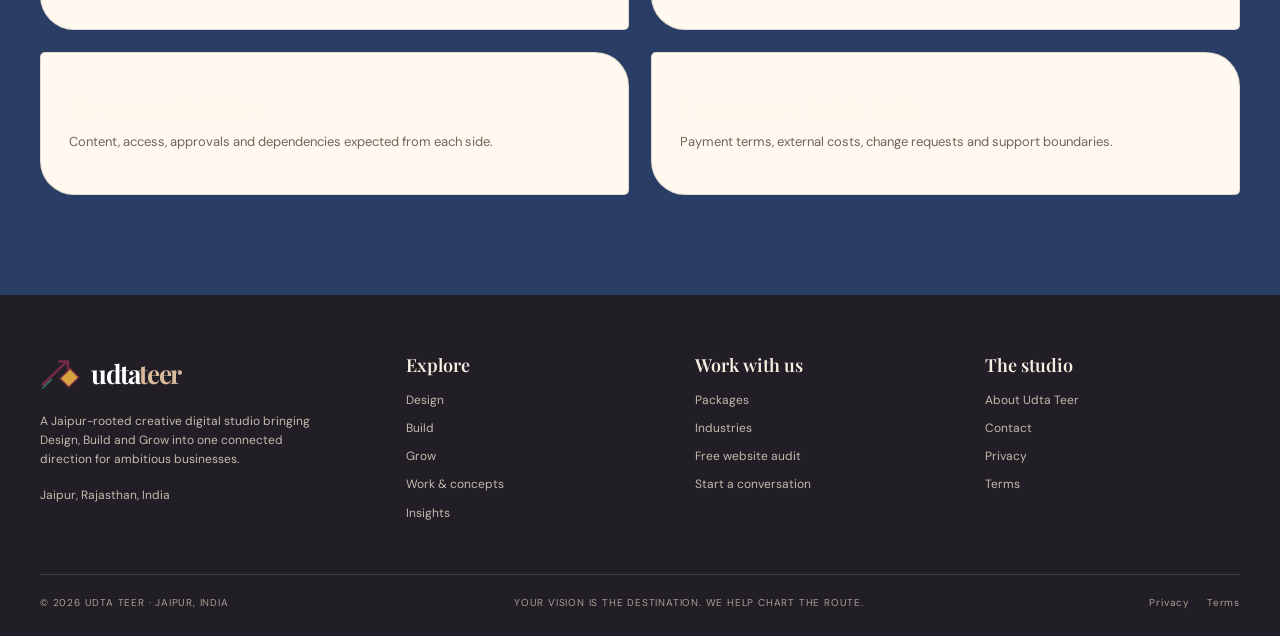
<file: packages/index.html>
<!doctype html><html lang="en"><head><meta charset="utf-8"><meta name="viewport" content="width=device-width, initial-scale=1"><meta name="theme-color" content="#f3eadb"><meta name="description" content="Explore indicative starting prices for design, development and connected digital growth projects with Udta Teer."><meta property="og:type" content="website"><meta property="og:title" content="Packages & Indicative Pricing | Udta Teer"><meta property="og:description" content="Explore indicative starting prices for design, development and connected digital growth projects with Udta Teer."><meta property="og:image" content="/assets/jaipur-creative-hero.svg"><link rel="icon" href="/assets/mark.svg" type="image/svg+xml"><link rel="stylesheet" href="/styles.css"><link rel="manifest" href="/site.webmanifest"><title>Packages & Indicative Pricing | Udta Teer</title></head><body><a class="skip" href="#main">Skip to content</a>
<header class="site-header"><div class="nav shell">
<a class="brand" href="/" aria-label="Udta Teer home"><img src="/assets/mark.svg" alt="" width="42" height="42"><span class="brand-word">udta<em>teer</em></span></a>
<nav class="nav-links" aria-label="Primary navigation"><a href="/services/design.html" data-en="Design" data-hi="डिज़ाइन">Design</a><a href="/services/build.html" data-en="Build" data-hi="डेवलपमेंट">Build</a><a href="/services/grow.html" data-en="Grow" data-hi="ग्रोथ">Grow</a><a href="/work/" data-en="Work" data-hi="काम">Work</a><a href="/packages/" data-en="Packages" data-hi="पैकेज">Packages</a><a href="/about/" data-en="About" data-hi="हमारे बारे में">About</a></nav>
<div class="nav-actions"><button class="icon-button" id="search-toggle" aria-label="Search the website">⌕</button><button class="icon-button" id="theme-toggle" aria-label="Toggle dark appearance">◐</button><button class="lang-button" type="button" aria-label="Switch language to Hindi">हिन्दी</button><a class="button primary nav-plan" href="/contact/">Start a project ↗</a><button class="menu-toggle" id="menu-toggle" aria-label="Open navigation" aria-expanded="false">☰</button></div></div>
<nav class="mobile-menu shell" id="mobile-menu" aria-label="Mobile navigation"><a href="/services/design.html" data-en="Design" data-hi="डिज़ाइन">Design</a><a href="/services/build.html" data-en="Build" data-hi="डेवलपमेंट">Build</a><a href="/services/grow.html" data-en="Grow" data-hi="ग्रोथ">Grow</a><a href="/work/" data-en="Work" data-hi="काम">Work</a><a href="/packages/" data-en="Packages" data-hi="पैकेज">Packages</a><a href="/industries/" data-en="Industries" data-hi="उद्योग">Industries</a><a href="/about/" data-en="About" data-hi="हमारे बारे में">About</a><a href="/insights/" data-en="Insights" data-hi="जानकारी">Insights</a><a href="/contact/" data-en="Contact" data-hi="संपर्क">Contact</a><a class="button primary" href="/free-website-audit/">Request a free website audit ↗</a></nav></header>
<div class="search-panel" id="search-panel" aria-hidden="true"><div class="search-box" role="dialog" aria-modal="true" aria-labelledby="search-title"><div class="search-top"><strong id="search-title">Search Udta Teer</strong><button class="close-button" id="search-close" aria-label="Close search">×</button></div><input id="site-search" type="search" placeholder="Try design, website, pricing…" autocomplete="off"><div class="search-results" id="search-results"></div><p class="form-help">Tip: press Ctrl / ⌘ + K to open search.</p></div></div><main id="main"><section class="page-hero grain"><div class="shell"><span class="eyebrow">PACKAGES · CLEAR STARTING POINTS</span><h1>Start with what matters.<br><span class="highlight">Scale with purpose.</span></h1><p>Our package labels help frame an initial conversation. Every project receives a written scope that explains what is included, what is not and how delivery will work.</p></div><img class="page-orbit" src="/assets/full-studio.svg" alt=""></section><section class="section"><div class="shell"><div class="package-grid"><article class="package"><span class="micro">FOR A FIRST STEP</span><h3>Starter</h3><div class="price">₹2,999 <small>starting from</small></div><p>For a focused first requirement or a small business getting the basics in place.</p><ul><li>Defined, limited scope</li><li>One primary deliverable</li><li>Agreed review and handover</li></ul><a class="button secondary" href="/contact/">Discuss Starter ↗</a></article><article class="package featured"><span class="micro">FOR A CONNECTED PRESENCE</span><h3>Business</h3><div class="price">₹40,000 <small>starting from</small></div><p>For businesses ready to strengthen multiple parts of their digital presence.</p><ul><li>Discovery and scope alignment</li><li>Connected design and delivery</li><li>Launch and handover planning</li></ul><a class="button light-button" href="/contact/">Discuss Business ↗</a></article><article class="package"><span class="micro">FOR AMBITIOUS BUILDS</span><h3>Custom Scale</h3><div class="price">₹1,50,000 <small>starting from</small></div><p>For broader requirements, custom systems or a cross-discipline roadmap.</p><ul><li>Tailored discovery and roadmap</li><li>Multi-part scope and milestones</li><li>Defined collaboration model</li></ul><a class="button secondary" href="/contact/">Discuss a custom scope ↗</a></article></div><p class="pricing-note">Indicative starting prices only. Final pricing depends on requirements, complexity, timeline and agreed deliverables. Taxes, media spend, third-party licences, hosting, domains, paid APIs and external services may be additional.</p></div></section><section class="section process"><div class="shell"><span class="kicker">No guesswork</span><h2>What a proposal makes clear.</h2><div class="content-grid" style="margin-top:34px"><article class="content-card"><h3>Scope & deliverables</h3><p>Exactly what will be created, included and handed over.</p></article><article class="content-card"><h3>Milestones & reviews</h3><p>How work is staged, when feedback is needed and what counts as approval.</p></article><article class="content-card"><h3>Responsibilities</h3><p>Content, access, approvals and dependencies expected from each side.</p></article><article class="content-card"><h3>Commercial details</h3><p>Payment terms, external costs, change requests and support boundaries.</p></article></div></div></section></main><footer class="site-footer"><div class="shell"><div class="footer-grid"><div class="footer-brand"><a class="brand" href="/"><img src="/assets/mark.svg" alt="" width="42" height="42"><span class="brand-word">udta<em>teer</em></span></a><p>A Jaipur-rooted creative digital studio bringing Design, Build and Grow into one connected direction for ambitious businesses.</p><p>Jaipur, Rajasthan, India</p></div><div class="footer-col"><strong data-en="Explore" data-hi="देखें">Explore</strong><a href="/services/design.html">Design</a><a href="/services/build.html">Build</a><a href="/services/grow.html">Grow</a><a href="/work/">Work & concepts</a><a href="/insights/">Insights</a></div><div class="footer-col"><strong data-en="Work with us" data-hi="साथ काम करें">Work with us</strong><a href="/packages/">Packages</a><a href="/industries/">Industries</a><a href="/free-website-audit/">Free website audit</a><a href="/contact/">Start a conversation</a></div><div class="footer-col"><strong data-en="The studio" data-hi="स्टूडियो">The studio</strong><a href="/about/">About Udta Teer</a><a href="/contact/">Contact</a><a href="/legal/privacy.html">Privacy</a><a href="/legal/terms.html">Terms</a></div></div><div class="footer-bottom"><span>© <span data-year></span> UDTA TEER · JAIPUR, INDIA</span><span>YOUR VISION IS THE DESTINATION. WE HELP CHART THE ROUTE.</span><span class="footer-legal"><a href="/legal/privacy.html">Privacy</a><a href="/legal/terms.html">Terms</a></span></div></div></footer><div class="dialog" id="planner-dialog" aria-hidden="true"><div class="dialog-card" role="dialog" aria-modal="true" aria-labelledby="planner-title"><div class="dialog-top"><span class="micro" id="planner-step-label">STEP 01 / 03</span><button class="close-button" id="planner-close" aria-label="Close project planner">×</button></div><h2 id="planner-title">Let's shape your <em class="highlight">next move.</em></h2><p>Share a little context. Your brief is prepared in this browser and can be downloaded for review.</p><div class="form-steps"><span class="active"></span><span></span><span></span></div><form id="planner-form"><div class="planner-step form-step" data-step="1"><div class="form-grid"><div class="field"><label for="planner-name">Your name *</label><input id="planner-name" name="name" autocomplete="name" required></div><div class="field"><label for="planner-email">Email *</label><input id="planner-email" name="email" type="email" autocomplete="email" required></div><div class="field full"><label for="planner-business">Business / brand name</label><input id="planner-business" name="business" autocomplete="organization"></div></div></div><div class="planner-step form-step" data-step="2" hidden><div class="form-grid"><div class="field"><label for="planner-service">What do you need? *</label><select id="planner-service" name="service" required><option value="">Choose a direction</option><option>Brand & design</option><option>Website / ecommerce</option><option>Web application / software</option><option>Marketing & growth</option><option>Full studio partnership</option><option>Not sure yet</option></select></div><div class="field"><label for="planner-budget">Indicative budget *</label><select id="planner-budget" name="budget" required><option value="">Select a range</option><option>Under ₹10,000</option><option>₹10,000 – ₹40,000</option><option>₹40,000 – ₹1,50,000</option><option>₹1,50,000+</option><option>Need guidance</option></select></div><div class="field"><label for="planner-timeline">Preferred timeline</label><select id="planner-timeline" name="timeline"><option>Flexible</option><option>Within 2–4 weeks</option><option>Within 1–2 months</option><option>In 3 months or more</option></select></div><div class="field"><label for="planner-website">Current website (optional)</label><input id="planner-website" name="website" type="url" placeholder="https://"></div></div></div><div class="planner-step form-step" data-step="3" hidden><div class="field"><label for="planner-details">Tell us about the challenge *</label><textarea id="planner-details" name="details" required minlength="15" placeholder="What are you trying to improve, build or launch?"></textarea></div><p class="notice">Before sharing, please avoid passwords, payment details or other sensitive information.</p></div><div class="form-nav"><button class="button secondary" type="button" id="planner-prev" hidden>← Back</button><span></span><button class="button primary" type="button" id="planner-next">Continue →</button><button class="button primary" type="submit" id="planner-submit" hidden>Prepare my brief ↗</button></div><p class="status" id="planner-status" aria-live="polite"></p></form></div></div><div class="mobile-cta"><a class="button primary" href="/contact/">Start a project conversation ↗</a></div><script src="/config.js"></script><script src="/app.js" defer></script></body></html>
</file>
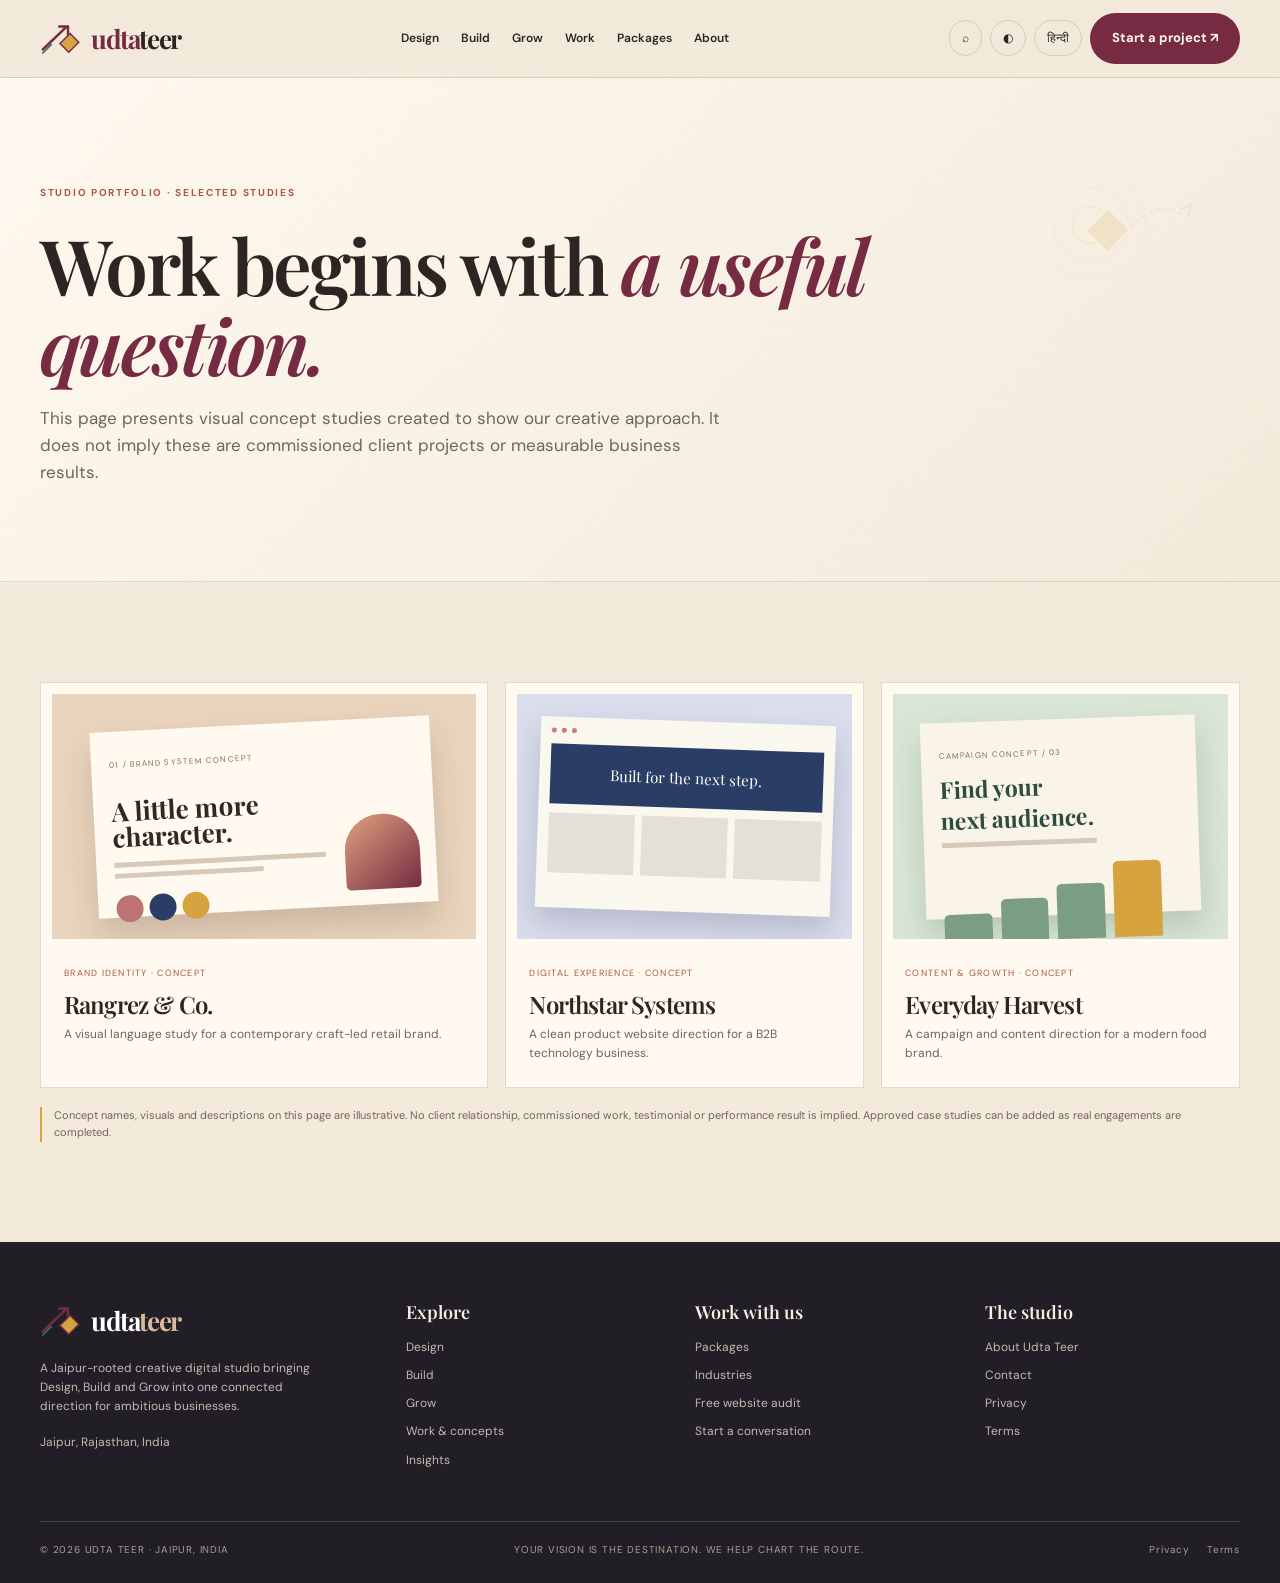
<file: work/index.html>
<!doctype html><html lang="en"><head><meta charset="utf-8"><meta name="viewport" content="width=device-width, initial-scale=1"><meta name="theme-color" content="#f3eadb"><meta name="description" content="Explore illustrative concept directions for brand identity, digital experiences and growth communication."><meta property="og:type" content="website"><meta property="og:title" content="Work & Creative Concepts | Udta Teer"><meta property="og:description" content="Explore illustrative concept directions for brand identity, digital experiences and growth communication."><meta property="og:image" content="/assets/jaipur-creative-hero.svg"><link rel="icon" href="/assets/mark.svg" type="image/svg+xml"><link rel="stylesheet" href="/styles.css"><link rel="manifest" href="/site.webmanifest"><title>Work & Creative Concepts | Udta Teer</title></head><body><a class="skip" href="#main">Skip to content</a>
<header class="site-header"><div class="nav shell">
<a class="brand" href="/" aria-label="Udta Teer home"><img src="/assets/mark.svg" alt="" width="42" height="42"><span class="brand-word">udta<em>teer</em></span></a>
<nav class="nav-links" aria-label="Primary navigation"><a href="/services/design.html" data-en="Design" data-hi="डिज़ाइन">Design</a><a href="/services/build.html" data-en="Build" data-hi="डेवलपमेंट">Build</a><a href="/services/grow.html" data-en="Grow" data-hi="ग्रोथ">Grow</a><a href="/work/" data-en="Work" data-hi="काम">Work</a><a href="/packages/" data-en="Packages" data-hi="पैकेज">Packages</a><a href="/about/" data-en="About" data-hi="हमारे बारे में">About</a></nav>
<div class="nav-actions"><button class="icon-button" id="search-toggle" aria-label="Search the website">⌕</button><button class="icon-button" id="theme-toggle" aria-label="Toggle dark appearance">◐</button><button class="lang-button" type="button" aria-label="Switch language to Hindi">हिन्दी</button><a class="button primary nav-plan" href="/contact/">Start a project ↗</a><button class="menu-toggle" id="menu-toggle" aria-label="Open navigation" aria-expanded="false">☰</button></div></div>
<nav class="mobile-menu shell" id="mobile-menu" aria-label="Mobile navigation"><a href="/services/design.html" data-en="Design" data-hi="डिज़ाइन">Design</a><a href="/services/build.html" data-en="Build" data-hi="डेवलपमेंट">Build</a><a href="/services/grow.html" data-en="Grow" data-hi="ग्रोथ">Grow</a><a href="/work/" data-en="Work" data-hi="काम">Work</a><a href="/packages/" data-en="Packages" data-hi="पैकेज">Packages</a><a href="/industries/" data-en="Industries" data-hi="उद्योग">Industries</a><a href="/about/" data-en="About" data-hi="हमारे बारे में">About</a><a href="/insights/" data-en="Insights" data-hi="जानकारी">Insights</a><a href="/contact/" data-en="Contact" data-hi="संपर्क">Contact</a><a class="button primary" href="/free-website-audit/">Request a free website audit ↗</a></nav></header>
<div class="search-panel" id="search-panel" aria-hidden="true"><div class="search-box" role="dialog" aria-modal="true" aria-labelledby="search-title"><div class="search-top"><strong id="search-title">Search Udta Teer</strong><button class="close-button" id="search-close" aria-label="Close search">×</button></div><input id="site-search" type="search" placeholder="Try design, website, pricing…" autocomplete="off"><div class="search-results" id="search-results"></div><p class="form-help">Tip: press Ctrl / ⌘ + K to open search.</p></div></div><main id="main"><section class="page-hero grain"><div class="shell"><span class="eyebrow">STUDIO PORTFOLIO · SELECTED STUDIES</span><h1>Work begins with <span class="highlight">a useful question.</span></h1><p>This page presents visual concept studies created to show our creative approach. It does not imply these are commissioned client projects or measurable business results.</p></div><img class="page-orbit" src="/assets/full-studio.svg" alt=""></section><section class="section"><div class="shell"><div class="work-grid"><article class="work-card"><div class="work-visual"><div class="mock"><span class="mock-top">01 / BRAND SYSTEM CONCEPT</span><div class="mock-heading">A little more<br>character.</div><div class="mock-line"></div><div class="mock-line" style="width:49%"></div><div class="mock-shapes"><i></i><i></i><i></i></div><div class="mock-image"></div></div></div><div class="work-info"><small>BRAND IDENTITY · CONCEPT</small><h3>Rangrez & Co.</h3><p>A visual language study for a contemporary craft-led retail brand.</p></div></article><article class="work-card"><div class="work-visual"><div class="mock-dashboard"><div class="dash-top"><i></i><i></i><i></i></div><div class="dash-hero">Built for the next step.</div><div class="dash-rows"><i></i><i></i><i></i></div></div></div><div class="work-info"><small>DIGITAL EXPERIENCE · CONCEPT</small><h3>Northstar Systems</h3><p>A clean product website direction for a B2B technology business.</p></div></article><article class="work-card"><div class="work-visual"><div class="growth-mock"><span class="mock-top">CAMPAIGN CONCEPT / 03</span><div class="growth-title">Find your<br>next audience.</div><div class="mock-line" style="width:65%"></div><div class="growth-bars"><i></i><i></i><i></i><i></i></div></div></div><div class="work-info"><small>CONTENT & GROWTH · CONCEPT</small><h3>Everyday Harvest</h3><p>A campaign and content direction for a modern food brand.</p></div></article></div><p class="concept-note">Concept names, visuals and descriptions on this page are illustrative. No client relationship, commissioned work, testimonial or performance result is implied. Approved case studies can be added as real engagements are completed.</p></div></section></main><footer class="site-footer"><div class="shell"><div class="footer-grid"><div class="footer-brand"><a class="brand" href="/"><img src="/assets/mark.svg" alt="" width="42" height="42"><span class="brand-word">udta<em>teer</em></span></a><p>A Jaipur-rooted creative digital studio bringing Design, Build and Grow into one connected direction for ambitious businesses.</p><p>Jaipur, Rajasthan, India</p></div><div class="footer-col"><strong data-en="Explore" data-hi="देखें">Explore</strong><a href="/services/design.html">Design</a><a href="/services/build.html">Build</a><a href="/services/grow.html">Grow</a><a href="/work/">Work & concepts</a><a href="/insights/">Insights</a></div><div class="footer-col"><strong data-en="Work with us" data-hi="साथ काम करें">Work with us</strong><a href="/packages/">Packages</a><a href="/industries/">Industries</a><a href="/free-website-audit/">Free website audit</a><a href="/contact/">Start a conversation</a></div><div class="footer-col"><strong data-en="The studio" data-hi="स्टूडियो">The studio</strong><a href="/about/">About Udta Teer</a><a href="/contact/">Contact</a><a href="/legal/privacy.html">Privacy</a><a href="/legal/terms.html">Terms</a></div></div><div class="footer-bottom"><span>© <span data-year></span> UDTA TEER · JAIPUR, INDIA</span><span>YOUR VISION IS THE DESTINATION. WE HELP CHART THE ROUTE.</span><span class="footer-legal"><a href="/legal/privacy.html">Privacy</a><a href="/legal/terms.html">Terms</a></span></div></div></footer><div class="dialog" id="planner-dialog" aria-hidden="true"><div class="dialog-card" role="dialog" aria-modal="true" aria-labelledby="planner-title"><div class="dialog-top"><span class="micro" id="planner-step-label">STEP 01 / 03</span><button class="close-button" id="planner-close" aria-label="Close project planner">×</button></div><h2 id="planner-title">Let's shape your <em class="highlight">next move.</em></h2><p>Share a little context. Your brief is prepared in this browser and can be downloaded for review.</p><div class="form-steps"><span class="active"></span><span></span><span></span></div><form id="planner-form"><div class="planner-step form-step" data-step="1"><div class="form-grid"><div class="field"><label for="planner-name">Your name *</label><input id="planner-name" name="name" autocomplete="name" required></div><div class="field"><label for="planner-email">Email *</label><input id="planner-email" name="email" type="email" autocomplete="email" required></div><div class="field full"><label for="planner-business">Business / brand name</label><input id="planner-business" name="business" autocomplete="organization"></div></div></div><div class="planner-step form-step" data-step="2" hidden><div class="form-grid"><div class="field"><label for="planner-service">What do you need? *</label><select id="planner-service" name="service" required><option value="">Choose a direction</option><option>Brand & design</option><option>Website / ecommerce</option><option>Web application / software</option><option>Marketing & growth</option><option>Full studio partnership</option><option>Not sure yet</option></select></div><div class="field"><label for="planner-budget">Indicative budget *</label><select id="planner-budget" name="budget" required><option value="">Select a range</option><option>Under ₹10,000</option><option>₹10,000 – ₹40,000</option><option>₹40,000 – ₹1,50,000</option><option>₹1,50,000+</option><option>Need guidance</option></select></div><div class="field"><label for="planner-timeline">Preferred timeline</label><select id="planner-timeline" name="timeline"><option>Flexible</option><option>Within 2–4 weeks</option><option>Within 1–2 months</option><option>In 3 months or more</option></select></div><div class="field"><label for="planner-website">Current website (optional)</label><input id="planner-website" name="website" type="url" placeholder="https://"></div></div></div><div class="planner-step form-step" data-step="3" hidden><div class="field"><label for="planner-details">Tell us about the challenge *</label><textarea id="planner-details" name="details" required minlength="15" placeholder="What are you trying to improve, build or launch?"></textarea></div><p class="notice">Before sharing, please avoid passwords, payment details or other sensitive information.</p></div><div class="form-nav"><button class="button secondary" type="button" id="planner-prev" hidden>← Back</button><span></span><button class="button primary" type="button" id="planner-next">Continue →</button><button class="button primary" type="submit" id="planner-submit" hidden>Prepare my brief ↗</button></div><p class="status" id="planner-status" aria-live="polite"></p></form></div></div><div class="mobile-cta"><a class="button primary" href="/contact/">Start a project conversation ↗</a></div><script src="/config.js"></script><script src="/app.js" defer></script></body></html>
</file>
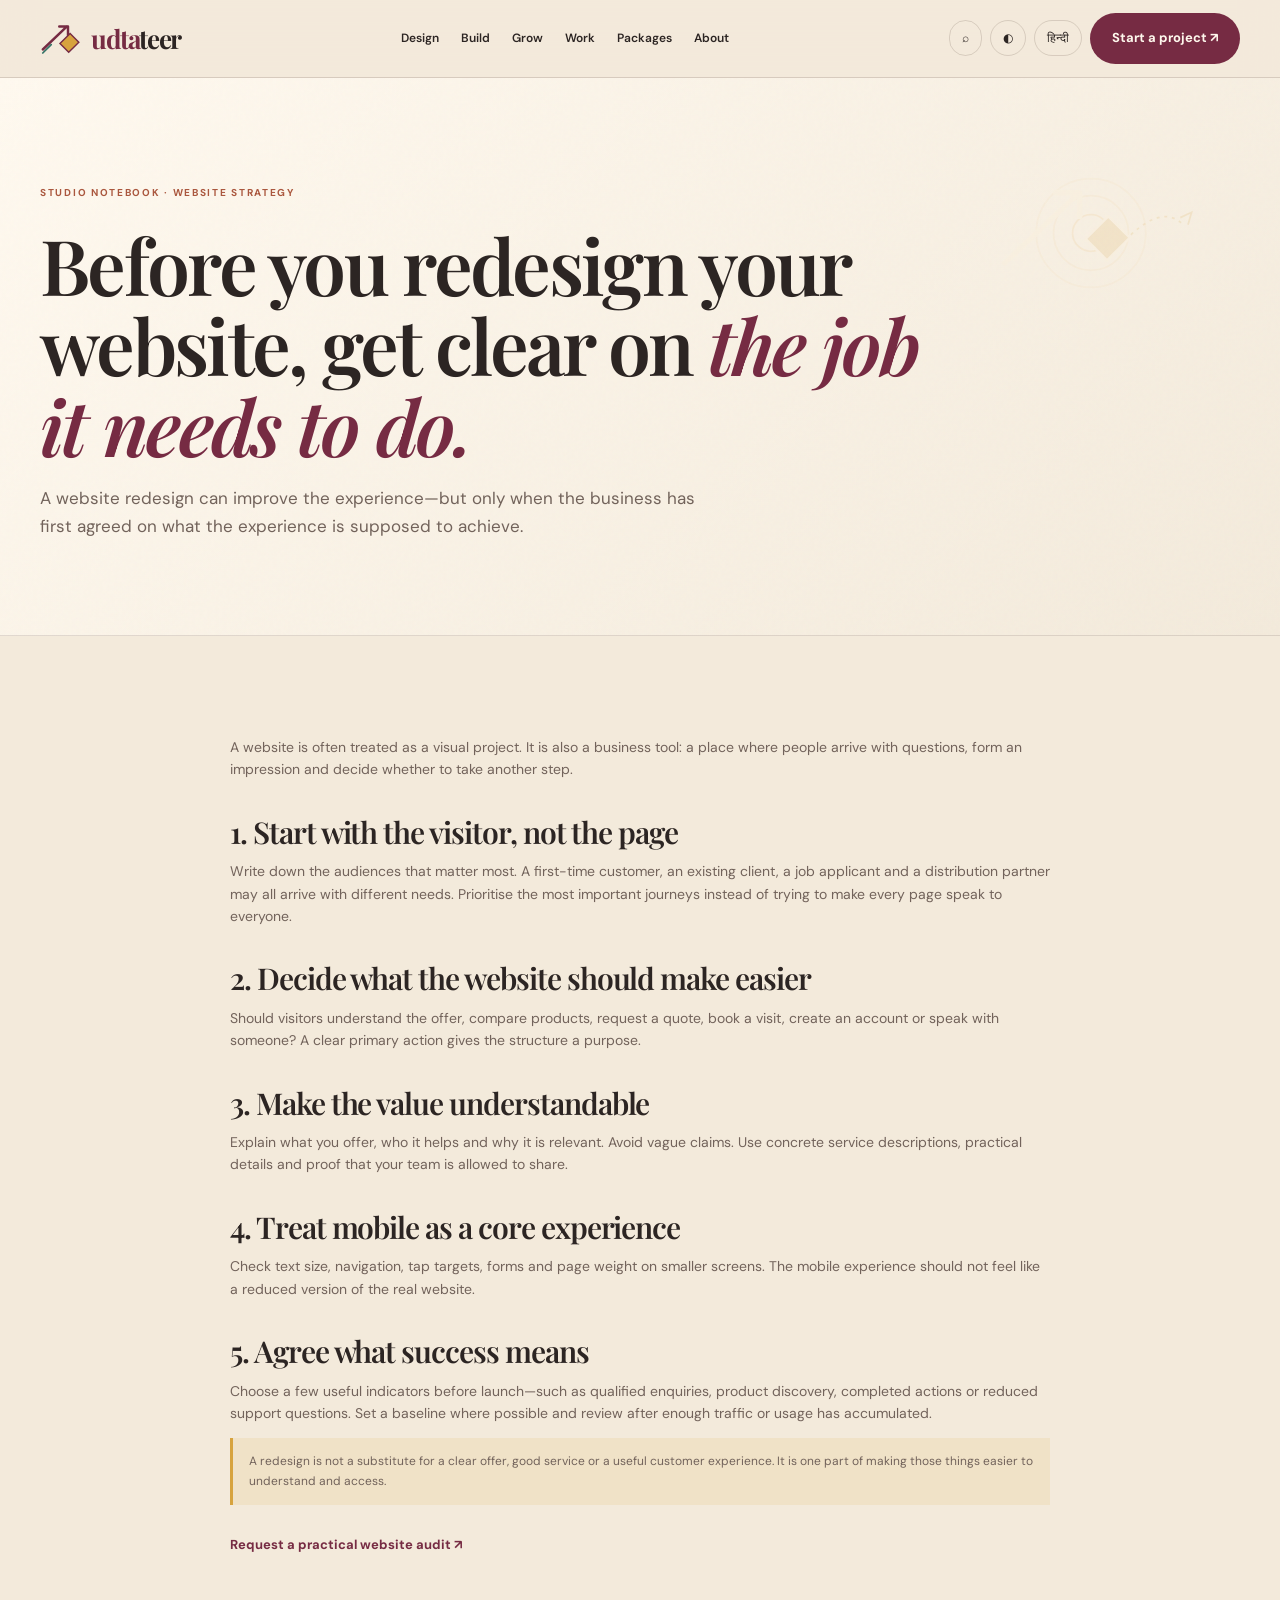
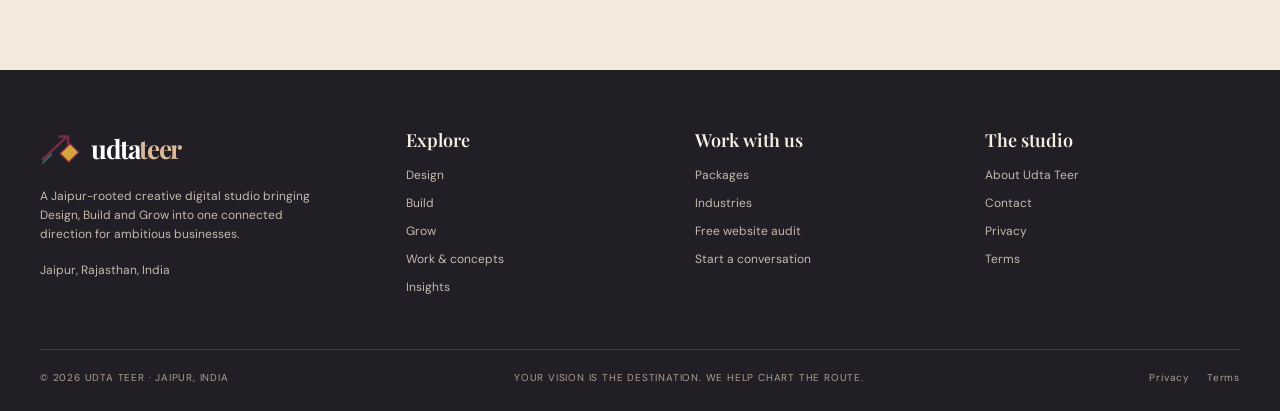
<file: insights/jaipur-business-digital-foundation.html>
<!doctype html><html lang="en"><head><meta charset="utf-8"><meta name="viewport" content="width=device-width, initial-scale=1"><meta name="theme-color" content="#f3eadb"><meta name="description" content="A practical guide to audience, website purpose, messaging, mobile experience and useful measures before a redesign."><meta property="og:type" content="website"><meta property="og:title" content="Before You Redesign Your Website | Udta Teer"><meta property="og:description" content="A practical guide to audience, website purpose, messaging, mobile experience and useful measures before a redesign."><meta property="og:image" content="/assets/jaipur-creative-hero.svg"><link rel="icon" href="/assets/mark.svg" type="image/svg+xml"><link rel="stylesheet" href="/styles.css"><link rel="manifest" href="/site.webmanifest"><title>Before You Redesign Your Website | Udta Teer</title></head><body><a class="skip" href="#main">Skip to content</a>
<header class="site-header"><div class="nav shell">
<a class="brand" href="/" aria-label="Udta Teer home"><img src="/assets/mark.svg" alt="" width="42" height="42"><span class="brand-word">udta<em>teer</em></span></a>
<nav class="nav-links" aria-label="Primary navigation"><a href="/services/design.html" data-en="Design" data-hi="डिज़ाइन">Design</a><a href="/services/build.html" data-en="Build" data-hi="डेवलपमेंट">Build</a><a href="/services/grow.html" data-en="Grow" data-hi="ग्रोथ">Grow</a><a href="/work/" data-en="Work" data-hi="काम">Work</a><a href="/packages/" data-en="Packages" data-hi="पैकेज">Packages</a><a href="/about/" data-en="About" data-hi="हमारे बारे में">About</a></nav>
<div class="nav-actions"><button class="icon-button" id="search-toggle" aria-label="Search the website">⌕</button><button class="icon-button" id="theme-toggle" aria-label="Toggle dark appearance">◐</button><button class="lang-button" type="button" aria-label="Switch language to Hindi">हिन्दी</button><a class="button primary nav-plan" href="/contact/">Start a project ↗</a><button class="menu-toggle" id="menu-toggle" aria-label="Open navigation" aria-expanded="false">☰</button></div></div>
<nav class="mobile-menu shell" id="mobile-menu" aria-label="Mobile navigation"><a href="/services/design.html" data-en="Design" data-hi="डिज़ाइन">Design</a><a href="/services/build.html" data-en="Build" data-hi="डेवलपमेंट">Build</a><a href="/services/grow.html" data-en="Grow" data-hi="ग्रोथ">Grow</a><a href="/work/" data-en="Work" data-hi="काम">Work</a><a href="/packages/" data-en="Packages" data-hi="पैकेज">Packages</a><a href="/industries/" data-en="Industries" data-hi="उद्योग">Industries</a><a href="/about/" data-en="About" data-hi="हमारे बारे में">About</a><a href="/insights/" data-en="Insights" data-hi="जानकारी">Insights</a><a href="/contact/" data-en="Contact" data-hi="संपर्क">Contact</a><a class="button primary" href="/free-website-audit/">Request a free website audit ↗</a></nav></header>
<div class="search-panel" id="search-panel" aria-hidden="true"><div class="search-box" role="dialog" aria-modal="true" aria-labelledby="search-title"><div class="search-top"><strong id="search-title">Search Udta Teer</strong><button class="close-button" id="search-close" aria-label="Close search">×</button></div><input id="site-search" type="search" placeholder="Try design, website, pricing…" autocomplete="off"><div class="search-results" id="search-results"></div><p class="form-help">Tip: press Ctrl / ⌘ + K to open search.</p></div></div><main id="main"><section class="page-hero grain"><div class="shell"><span class="eyebrow">STUDIO NOTEBOOK · WEBSITE STRATEGY</span><h1>Before you redesign your website, get clear on <span class="highlight">the job it needs to do.</span></h1><p>A website redesign can improve the experience—but only when the business has first agreed on what the experience is supposed to achieve.</p></div><img class="page-orbit" src="/assets/full-studio.svg" alt=""></section><section class="section"><div class="shell legal-copy"><p>A website is often treated as a visual project. It is also a business tool: a place where people arrive with questions, form an impression and decide whether to take another step.</p><h2>1. Start with the visitor, not the page</h2><p>Write down the audiences that matter most. A first-time customer, an existing client, a job applicant and a distribution partner may all arrive with different needs. Prioritise the most important journeys instead of trying to make every page speak to everyone.</p><h2>2. Decide what the website should make easier</h2><p>Should visitors understand the offer, compare products, request a quote, book a visit, create an account or speak with someone? A clear primary action gives the structure a purpose.</p><h2>3. Make the value understandable</h2><p>Explain what you offer, who it helps and why it is relevant. Avoid vague claims. Use concrete service descriptions, practical details and proof that your team is allowed to share.</p><h2>4. Treat mobile as a core experience</h2><p>Check text size, navigation, tap targets, forms and page weight on smaller screens. The mobile experience should not feel like a reduced version of the real website.</p><h2>5. Agree what success means</h2><p>Choose a few useful indicators before launch—such as qualified enquiries, product discovery, completed actions or reduced support questions. Set a baseline where possible and review after enough traffic or usage has accumulated.</p><div class="notice">A redesign is not a substitute for a clear offer, good service or a useful customer experience. It is one part of making those things easier to understand and access.</div><p style="margin-top:28px"><a class="text-link" href="/free-website-audit/">Request a practical website audit ↗</a></p></div></section></main><footer class="site-footer"><div class="shell"><div class="footer-grid"><div class="footer-brand"><a class="brand" href="/"><img src="/assets/mark.svg" alt="" width="42" height="42"><span class="brand-word">udta<em>teer</em></span></a><p>A Jaipur-rooted creative digital studio bringing Design, Build and Grow into one connected direction for ambitious businesses.</p><p>Jaipur, Rajasthan, India</p></div><div class="footer-col"><strong data-en="Explore" data-hi="देखें">Explore</strong><a href="/services/design.html">Design</a><a href="/services/build.html">Build</a><a href="/services/grow.html">Grow</a><a href="/work/">Work & concepts</a><a href="/insights/">Insights</a></div><div class="footer-col"><strong data-en="Work with us" data-hi="साथ काम करें">Work with us</strong><a href="/packages/">Packages</a><a href="/industries/">Industries</a><a href="/free-website-audit/">Free website audit</a><a href="/contact/">Start a conversation</a></div><div class="footer-col"><strong data-en="The studio" data-hi="स्टूडियो">The studio</strong><a href="/about/">About Udta Teer</a><a href="/contact/">Contact</a><a href="/legal/privacy.html">Privacy</a><a href="/legal/terms.html">Terms</a></div></div><div class="footer-bottom"><span>© <span data-year></span> UDTA TEER · JAIPUR, INDIA</span><span>YOUR VISION IS THE DESTINATION. WE HELP CHART THE ROUTE.</span><span class="footer-legal"><a href="/legal/privacy.html">Privacy</a><a href="/legal/terms.html">Terms</a></span></div></div></footer><div class="dialog" id="planner-dialog" aria-hidden="true"><div class="dialog-card" role="dialog" aria-modal="true" aria-labelledby="planner-title"><div class="dialog-top"><span class="micro" id="planner-step-label">STEP 01 / 03</span><button class="close-button" id="planner-close" aria-label="Close project planner">×</button></div><h2 id="planner-title">Let's shape your <em class="highlight">next move.</em></h2><p>Share a little context. Your brief is prepared in this browser and can be downloaded for review.</p><div class="form-steps"><span class="active"></span><span></span><span></span></div><form id="planner-form"><div class="planner-step form-step" data-step="1"><div class="form-grid"><div class="field"><label for="planner-name">Your name *</label><input id="planner-name" name="name" autocomplete="name" required></div><div class="field"><label for="planner-email">Email *</label><input id="planner-email" name="email" type="email" autocomplete="email" required></div><div class="field full"><label for="planner-business">Business / brand name</label><input id="planner-business" name="business" autocomplete="organization"></div></div></div><div class="planner-step form-step" data-step="2" hidden><div class="form-grid"><div class="field"><label for="planner-service">What do you need? *</label><select id="planner-service" name="service" required><option value="">Choose a direction</option><option>Brand & design</option><option>Website / ecommerce</option><option>Web application / software</option><option>Marketing & growth</option><option>Full studio partnership</option><option>Not sure yet</option></select></div><div class="field"><label for="planner-budget">Indicative budget *</label><select id="planner-budget" name="budget" required><option value="">Select a range</option><option>Under ₹10,000</option><option>₹10,000 – ₹40,000</option><option>₹40,000 – ₹1,50,000</option><option>₹1,50,000+</option><option>Need guidance</option></select></div><div class="field"><label for="planner-timeline">Preferred timeline</label><select id="planner-timeline" name="timeline"><option>Flexible</option><option>Within 2–4 weeks</option><option>Within 1–2 months</option><option>In 3 months or more</option></select></div><div class="field"><label for="planner-website">Current website (optional)</label><input id="planner-website" name="website" type="url" placeholder="https://"></div></div></div><div class="planner-step form-step" data-step="3" hidden><div class="field"><label for="planner-details">Tell us about the challenge *</label><textarea id="planner-details" name="details" required minlength="15" placeholder="What are you trying to improve, build or launch?"></textarea></div><p class="notice">Before sharing, please avoid passwords, payment details or other sensitive information.</p></div><div class="form-nav"><button class="button secondary" type="button" id="planner-prev" hidden>← Back</button><span></span><button class="button primary" type="button" id="planner-next">Continue →</button><button class="button primary" type="submit" id="planner-submit" hidden>Prepare my brief ↗</button></div><p class="status" id="planner-status" aria-live="polite"></p></form></div></div><div class="mobile-cta"><a class="button primary" href="/contact/">Start a project conversation ↗</a></div><script src="/config.js"></script><script src="/app.js" defer></script></body></html>
</file>
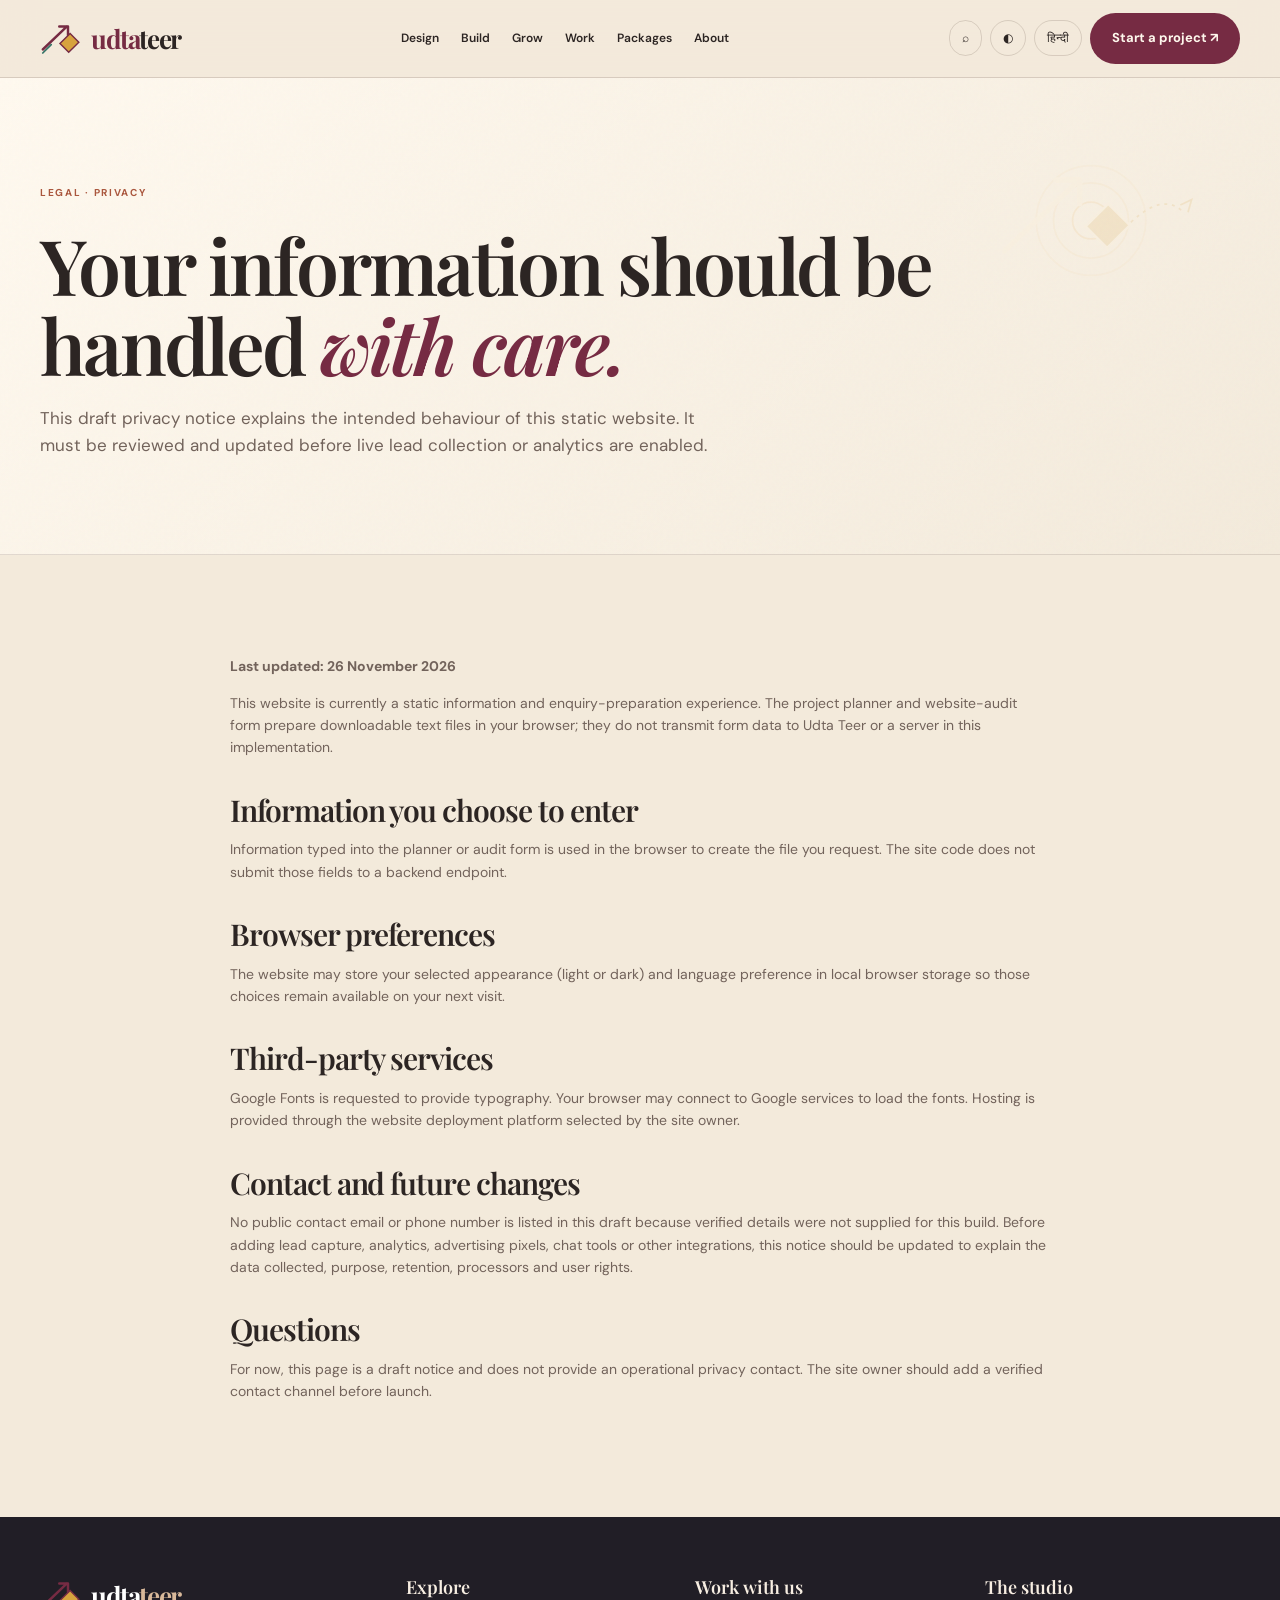
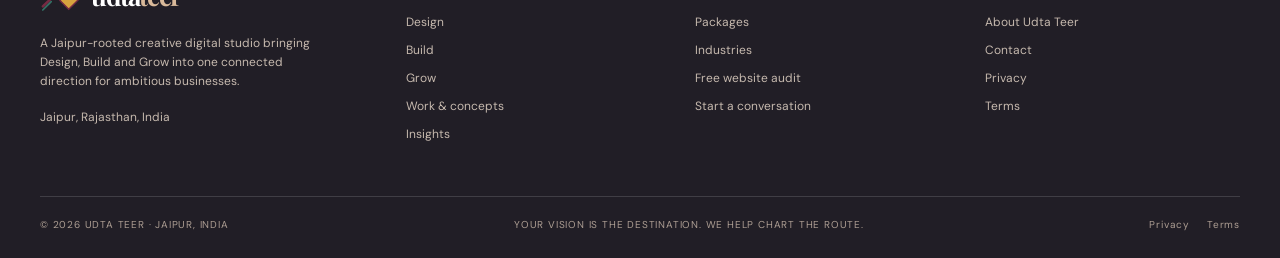
<file: legal/privacy.html>
<!doctype html><html lang="en"><head><meta charset="utf-8"><meta name="viewport" content="width=device-width, initial-scale=1"><meta name="theme-color" content="#f3eadb"><meta name="description" content="Draft privacy notice for the Udta Teer website. Explains browser-only project brief generation and site preferences."><meta property="og:type" content="website"><meta property="og:title" content="Privacy Notice | Udta Teer"><meta property="og:description" content="Draft privacy notice for the Udta Teer website. Explains browser-only project brief generation and site preferences."><meta property="og:image" content="/assets/jaipur-creative-hero.svg"><link rel="icon" href="/assets/mark.svg" type="image/svg+xml"><link rel="stylesheet" href="/styles.css"><link rel="manifest" href="/site.webmanifest"><title>Privacy Notice | Udta Teer</title></head><body><a class="skip" href="#main">Skip to content</a>
<header class="site-header"><div class="nav shell">
<a class="brand" href="/" aria-label="Udta Teer home"><img src="/assets/mark.svg" alt="" width="42" height="42"><span class="brand-word">udta<em>teer</em></span></a>
<nav class="nav-links" aria-label="Primary navigation"><a href="/services/design.html" data-en="Design" data-hi="डिज़ाइन">Design</a><a href="/services/build.html" data-en="Build" data-hi="डेवलपमेंट">Build</a><a href="/services/grow.html" data-en="Grow" data-hi="ग्रोथ">Grow</a><a href="/work/" data-en="Work" data-hi="काम">Work</a><a href="/packages/" data-en="Packages" data-hi="पैकेज">Packages</a><a href="/about/" data-en="About" data-hi="हमारे बारे में">About</a></nav>
<div class="nav-actions"><button class="icon-button" id="search-toggle" aria-label="Search the website">⌕</button><button class="icon-button" id="theme-toggle" aria-label="Toggle dark appearance">◐</button><button class="lang-button" type="button" aria-label="Switch language to Hindi">हिन्दी</button><a class="button primary nav-plan" href="/contact/">Start a project ↗</a><button class="menu-toggle" id="menu-toggle" aria-label="Open navigation" aria-expanded="false">☰</button></div></div>
<nav class="mobile-menu shell" id="mobile-menu" aria-label="Mobile navigation"><a href="/services/design.html" data-en="Design" data-hi="डिज़ाइन">Design</a><a href="/services/build.html" data-en="Build" data-hi="डेवलपमेंट">Build</a><a href="/services/grow.html" data-en="Grow" data-hi="ग्रोथ">Grow</a><a href="/work/" data-en="Work" data-hi="काम">Work</a><a href="/packages/" data-en="Packages" data-hi="पैकेज">Packages</a><a href="/industries/" data-en="Industries" data-hi="उद्योग">Industries</a><a href="/about/" data-en="About" data-hi="हमारे बारे में">About</a><a href="/insights/" data-en="Insights" data-hi="जानकारी">Insights</a><a href="/contact/" data-en="Contact" data-hi="संपर्क">Contact</a><a class="button primary" href="/free-website-audit/">Request a free website audit ↗</a></nav></header>
<div class="search-panel" id="search-panel" aria-hidden="true"><div class="search-box" role="dialog" aria-modal="true" aria-labelledby="search-title"><div class="search-top"><strong id="search-title">Search Udta Teer</strong><button class="close-button" id="search-close" aria-label="Close search">×</button></div><input id="site-search" type="search" placeholder="Try design, website, pricing…" autocomplete="off"><div class="search-results" id="search-results"></div><p class="form-help">Tip: press Ctrl / ⌘ + K to open search.</p></div></div><main id="main"><section class="page-hero grain"><div class="shell"><span class="eyebrow">LEGAL · PRIVACY</span><h1>Your information should be handled <span class="highlight">with care.</span></h1><p>This draft privacy notice explains the intended behaviour of this static website. It must be reviewed and updated before live lead collection or analytics are enabled.</p></div><img class="page-orbit" src="/assets/full-studio.svg" alt=""></section><section class="section"><div class="shell legal-copy"><p><strong>Last updated: 26 November 2026</strong></p><p>This website is currently a static information and enquiry-preparation experience. The project planner and website-audit form prepare downloadable text files in your browser; they do not transmit form data to Udta Teer or a server in this implementation.</p><h2>Information you choose to enter</h2><p>Information typed into the planner or audit form is used in the browser to create the file you request. The site code does not submit those fields to a backend endpoint.</p><h2>Browser preferences</h2><p>The website may store your selected appearance (light or dark) and language preference in local browser storage so those choices remain available on your next visit.</p><h2>Third-party services</h2><p>Google Fonts is requested to provide typography. Your browser may connect to Google services to load the fonts. Hosting is provided through the website deployment platform selected by the site owner.</p><h2>Contact and future changes</h2><p>No public contact email or phone number is listed in this draft because verified details were not supplied for this build. Before adding lead capture, analytics, advertising pixels, chat tools or other integrations, this notice should be updated to explain the data collected, purpose, retention, processors and user rights.</p><h2>Questions</h2><p>For now, this page is a draft notice and does not provide an operational privacy contact. The site owner should add a verified contact channel before launch.</p></div></section></main><footer class="site-footer"><div class="shell"><div class="footer-grid"><div class="footer-brand"><a class="brand" href="/"><img src="/assets/mark.svg" alt="" width="42" height="42"><span class="brand-word">udta<em>teer</em></span></a><p>A Jaipur-rooted creative digital studio bringing Design, Build and Grow into one connected direction for ambitious businesses.</p><p>Jaipur, Rajasthan, India</p></div><div class="footer-col"><strong data-en="Explore" data-hi="देखें">Explore</strong><a href="/services/design.html">Design</a><a href="/services/build.html">Build</a><a href="/services/grow.html">Grow</a><a href="/work/">Work & concepts</a><a href="/insights/">Insights</a></div><div class="footer-col"><strong data-en="Work with us" data-hi="साथ काम करें">Work with us</strong><a href="/packages/">Packages</a><a href="/industries/">Industries</a><a href="/free-website-audit/">Free website audit</a><a href="/contact/">Start a conversation</a></div><div class="footer-col"><strong data-en="The studio" data-hi="स्टूडियो">The studio</strong><a href="/about/">About Udta Teer</a><a href="/contact/">Contact</a><a href="/legal/privacy.html">Privacy</a><a href="/legal/terms.html">Terms</a></div></div><div class="footer-bottom"><span>© <span data-year></span> UDTA TEER · JAIPUR, INDIA</span><span>YOUR VISION IS THE DESTINATION. WE HELP CHART THE ROUTE.</span><span class="footer-legal"><a href="/legal/privacy.html">Privacy</a><a href="/legal/terms.html">Terms</a></span></div></div></footer><div class="dialog" id="planner-dialog" aria-hidden="true"><div class="dialog-card" role="dialog" aria-modal="true" aria-labelledby="planner-title"><div class="dialog-top"><span class="micro" id="planner-step-label">STEP 01 / 03</span><button class="close-button" id="planner-close" aria-label="Close project planner">×</button></div><h2 id="planner-title">Let's shape your <em class="highlight">next move.</em></h2><p>Share a little context. Your brief is prepared in this browser and can be downloaded for review.</p><div class="form-steps"><span class="active"></span><span></span><span></span></div><form id="planner-form"><div class="planner-step form-step" data-step="1"><div class="form-grid"><div class="field"><label for="planner-name">Your name *</label><input id="planner-name" name="name" autocomplete="name" required></div><div class="field"><label for="planner-email">Email *</label><input id="planner-email" name="email" type="email" autocomplete="email" required></div><div class="field full"><label for="planner-business">Business / brand name</label><input id="planner-business" name="business" autocomplete="organization"></div></div></div><div class="planner-step form-step" data-step="2" hidden><div class="form-grid"><div class="field"><label for="planner-service">What do you need? *</label><select id="planner-service" name="service" required><option value="">Choose a direction</option><option>Brand & design</option><option>Website / ecommerce</option><option>Web application / software</option><option>Marketing & growth</option><option>Full studio partnership</option><option>Not sure yet</option></select></div><div class="field"><label for="planner-budget">Indicative budget *</label><select id="planner-budget" name="budget" required><option value="">Select a range</option><option>Under ₹10,000</option><option>₹10,000 – ₹40,000</option><option>₹40,000 – ₹1,50,000</option><option>₹1,50,000+</option><option>Need guidance</option></select></div><div class="field"><label for="planner-timeline">Preferred timeline</label><select id="planner-timeline" name="timeline"><option>Flexible</option><option>Within 2–4 weeks</option><option>Within 1–2 months</option><option>In 3 months or more</option></select></div><div class="field"><label for="planner-website">Current website (optional)</label><input id="planner-website" name="website" type="url" placeholder="https://"></div></div></div><div class="planner-step form-step" data-step="3" hidden><div class="field"><label for="planner-details">Tell us about the challenge *</label><textarea id="planner-details" name="details" required minlength="15" placeholder="What are you trying to improve, build or launch?"></textarea></div><p class="notice">Before sharing, please avoid passwords, payment details or other sensitive information.</p></div><div class="form-nav"><button class="button secondary" type="button" id="planner-prev" hidden>← Back</button><span></span><button class="button primary" type="button" id="planner-next">Continue →</button><button class="button primary" type="submit" id="planner-submit" hidden>Prepare my brief ↗</button></div><p class="status" id="planner-status" aria-live="polite"></p></form></div></div><div class="mobile-cta"><a class="button primary" href="/contact/">Start a project conversation ↗</a></div><script src="/config.js"></script><script src="/app.js" defer></script></body></html>
</file>
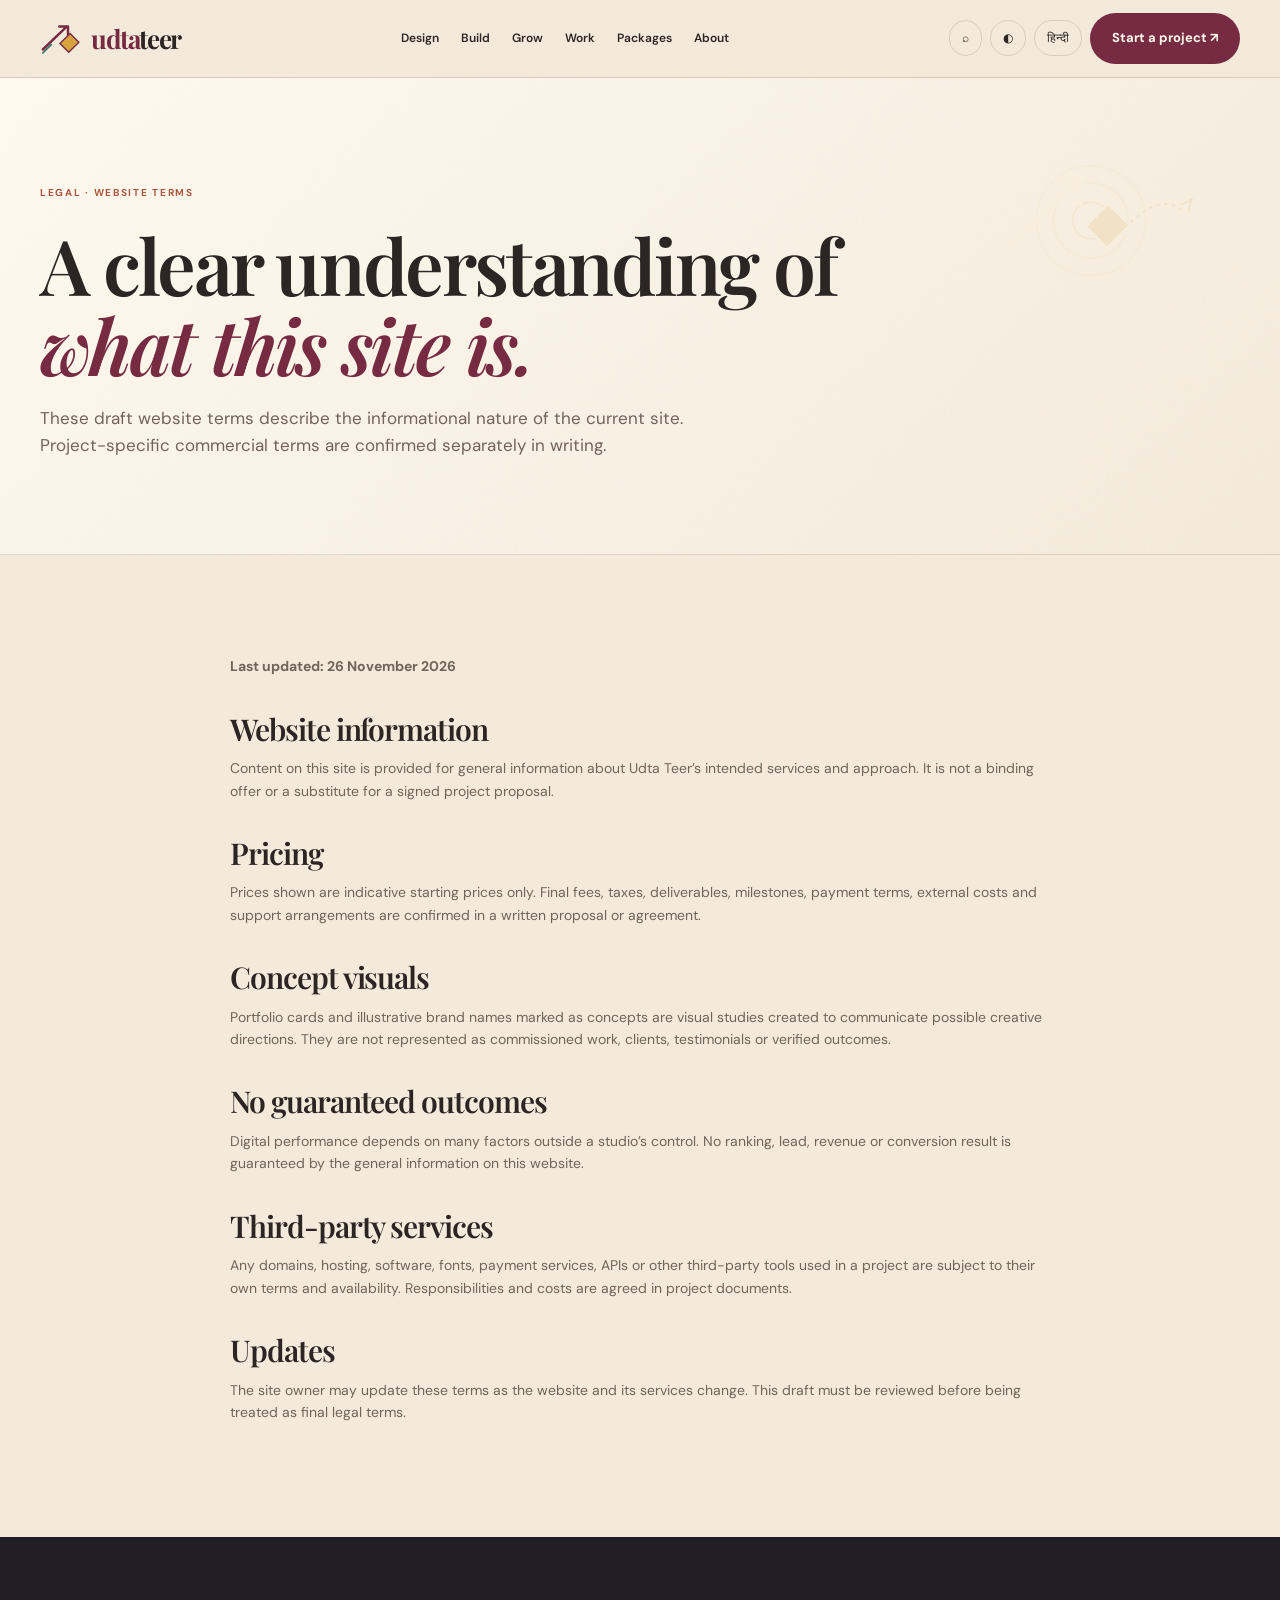
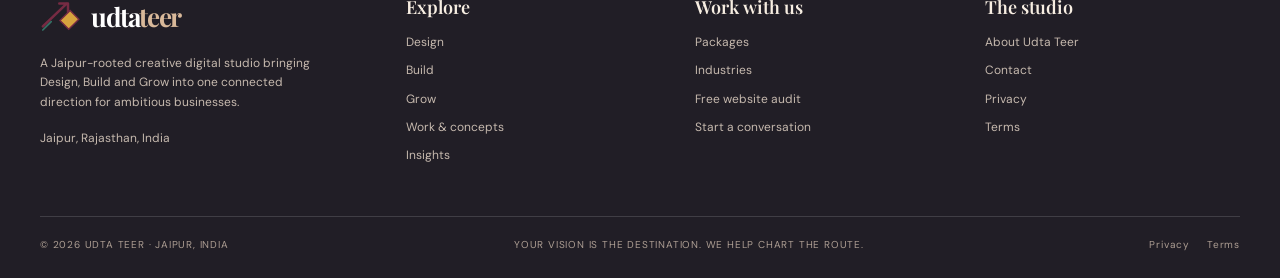
<file: legal/terms.html>
<!doctype html><html lang="en"><head><meta charset="utf-8"><meta name="viewport" content="width=device-width, initial-scale=1"><meta name="theme-color" content="#f3eadb"><meta name="description" content="Draft website terms for Udta Teer, including indicative pricing, concept visual disclosures and project-specific agreements."><meta property="og:type" content="website"><meta property="og:title" content="Website Terms | Udta Teer"><meta property="og:description" content="Draft website terms for Udta Teer, including indicative pricing, concept visual disclosures and project-specific agreements."><meta property="og:image" content="/assets/jaipur-creative-hero.svg"><link rel="icon" href="/assets/mark.svg" type="image/svg+xml"><link rel="stylesheet" href="/styles.css"><link rel="manifest" href="/site.webmanifest"><title>Website Terms | Udta Teer</title></head><body><a class="skip" href="#main">Skip to content</a>
<header class="site-header"><div class="nav shell">
<a class="brand" href="/" aria-label="Udta Teer home"><img src="/assets/mark.svg" alt="" width="42" height="42"><span class="brand-word">udta<em>teer</em></span></a>
<nav class="nav-links" aria-label="Primary navigation"><a href="/services/design.html" data-en="Design" data-hi="डिज़ाइन">Design</a><a href="/services/build.html" data-en="Build" data-hi="डेवलपमेंट">Build</a><a href="/services/grow.html" data-en="Grow" data-hi="ग्रोथ">Grow</a><a href="/work/" data-en="Work" data-hi="काम">Work</a><a href="/packages/" data-en="Packages" data-hi="पैकेज">Packages</a><a href="/about/" data-en="About" data-hi="हमारे बारे में">About</a></nav>
<div class="nav-actions"><button class="icon-button" id="search-toggle" aria-label="Search the website">⌕</button><button class="icon-button" id="theme-toggle" aria-label="Toggle dark appearance">◐</button><button class="lang-button" type="button" aria-label="Switch language to Hindi">हिन्दी</button><a class="button primary nav-plan" href="/contact/">Start a project ↗</a><button class="menu-toggle" id="menu-toggle" aria-label="Open navigation" aria-expanded="false">☰</button></div></div>
<nav class="mobile-menu shell" id="mobile-menu" aria-label="Mobile navigation"><a href="/services/design.html" data-en="Design" data-hi="डिज़ाइन">Design</a><a href="/services/build.html" data-en="Build" data-hi="डेवलपमेंट">Build</a><a href="/services/grow.html" data-en="Grow" data-hi="ग्रोथ">Grow</a><a href="/work/" data-en="Work" data-hi="काम">Work</a><a href="/packages/" data-en="Packages" data-hi="पैकेज">Packages</a><a href="/industries/" data-en="Industries" data-hi="उद्योग">Industries</a><a href="/about/" data-en="About" data-hi="हमारे बारे में">About</a><a href="/insights/" data-en="Insights" data-hi="जानकारी">Insights</a><a href="/contact/" data-en="Contact" data-hi="संपर्क">Contact</a><a class="button primary" href="/free-website-audit/">Request a free website audit ↗</a></nav></header>
<div class="search-panel" id="search-panel" aria-hidden="true"><div class="search-box" role="dialog" aria-modal="true" aria-labelledby="search-title"><div class="search-top"><strong id="search-title">Search Udta Teer</strong><button class="close-button" id="search-close" aria-label="Close search">×</button></div><input id="site-search" type="search" placeholder="Try design, website, pricing…" autocomplete="off"><div class="search-results" id="search-results"></div><p class="form-help">Tip: press Ctrl / ⌘ + K to open search.</p></div></div><main id="main"><section class="page-hero grain"><div class="shell"><span class="eyebrow">LEGAL · WEBSITE TERMS</span><h1>A clear understanding of <span class="highlight">what this site is.</span></h1><p>These draft website terms describe the informational nature of the current site. Project-specific commercial terms are confirmed separately in writing.</p></div><img class="page-orbit" src="/assets/full-studio.svg" alt=""></section><section class="section"><div class="shell legal-copy"><p><strong>Last updated: 26 November 2026</strong></p><h2>Website information</h2><p>Content on this site is provided for general information about Udta Teer’s intended services and approach. It is not a binding offer or a substitute for a signed project proposal.</p><h2>Pricing</h2><p>Prices shown are indicative starting prices only. Final fees, taxes, deliverables, milestones, payment terms, external costs and support arrangements are confirmed in a written proposal or agreement.</p><h2>Concept visuals</h2><p>Portfolio cards and illustrative brand names marked as concepts are visual studies created to communicate possible creative directions. They are not represented as commissioned work, clients, testimonials or verified outcomes.</p><h2>No guaranteed outcomes</h2><p>Digital performance depends on many factors outside a studio’s control. No ranking, lead, revenue or conversion result is guaranteed by the general information on this website.</p><h2>Third-party services</h2><p>Any domains, hosting, software, fonts, payment services, APIs or other third-party tools used in a project are subject to their own terms and availability. Responsibilities and costs are agreed in project documents.</p><h2>Updates</h2><p>The site owner may update these terms as the website and its services change. This draft must be reviewed before being treated as final legal terms.</p></div></section></main><footer class="site-footer"><div class="shell"><div class="footer-grid"><div class="footer-brand"><a class="brand" href="/"><img src="/assets/mark.svg" alt="" width="42" height="42"><span class="brand-word">udta<em>teer</em></span></a><p>A Jaipur-rooted creative digital studio bringing Design, Build and Grow into one connected direction for ambitious businesses.</p><p>Jaipur, Rajasthan, India</p></div><div class="footer-col"><strong data-en="Explore" data-hi="देखें">Explore</strong><a href="/services/design.html">Design</a><a href="/services/build.html">Build</a><a href="/services/grow.html">Grow</a><a href="/work/">Work & concepts</a><a href="/insights/">Insights</a></div><div class="footer-col"><strong data-en="Work with us" data-hi="साथ काम करें">Work with us</strong><a href="/packages/">Packages</a><a href="/industries/">Industries</a><a href="/free-website-audit/">Free website audit</a><a href="/contact/">Start a conversation</a></div><div class="footer-col"><strong data-en="The studio" data-hi="स्टूडियो">The studio</strong><a href="/about/">About Udta Teer</a><a href="/contact/">Contact</a><a href="/legal/privacy.html">Privacy</a><a href="/legal/terms.html">Terms</a></div></div><div class="footer-bottom"><span>© <span data-year></span> UDTA TEER · JAIPUR, INDIA</span><span>YOUR VISION IS THE DESTINATION. WE HELP CHART THE ROUTE.</span><span class="footer-legal"><a href="/legal/privacy.html">Privacy</a><a href="/legal/terms.html">Terms</a></span></div></div></footer><div class="dialog" id="planner-dialog" aria-hidden="true"><div class="dialog-card" role="dialog" aria-modal="true" aria-labelledby="planner-title"><div class="dialog-top"><span class="micro" id="planner-step-label">STEP 01 / 03</span><button class="close-button" id="planner-close" aria-label="Close project planner">×</button></div><h2 id="planner-title">Let's shape your <em class="highlight">next move.</em></h2><p>Share a little context. Your brief is prepared in this browser and can be downloaded for review.</p><div class="form-steps"><span class="active"></span><span></span><span></span></div><form id="planner-form"><div class="planner-step form-step" data-step="1"><div class="form-grid"><div class="field"><label for="planner-name">Your name *</label><input id="planner-name" name="name" autocomplete="name" required></div><div class="field"><label for="planner-email">Email *</label><input id="planner-email" name="email" type="email" autocomplete="email" required></div><div class="field full"><label for="planner-business">Business / brand name</label><input id="planner-business" name="business" autocomplete="organization"></div></div></div><div class="planner-step form-step" data-step="2" hidden><div class="form-grid"><div class="field"><label for="planner-service">What do you need? *</label><select id="planner-service" name="service" required><option value="">Choose a direction</option><option>Brand & design</option><option>Website / ecommerce</option><option>Web application / software</option><option>Marketing & growth</option><option>Full studio partnership</option><option>Not sure yet</option></select></div><div class="field"><label for="planner-budget">Indicative budget *</label><select id="planner-budget" name="budget" required><option value="">Select a range</option><option>Under ₹10,000</option><option>₹10,000 – ₹40,000</option><option>₹40,000 – ₹1,50,000</option><option>₹1,50,000+</option><option>Need guidance</option></select></div><div class="field"><label for="planner-timeline">Preferred timeline</label><select id="planner-timeline" name="timeline"><option>Flexible</option><option>Within 2–4 weeks</option><option>Within 1–2 months</option><option>In 3 months or more</option></select></div><div class="field"><label for="planner-website">Current website (optional)</label><input id="planner-website" name="website" type="url" placeholder="https://"></div></div></div><div class="planner-step form-step" data-step="3" hidden><div class="field"><label for="planner-details">Tell us about the challenge *</label><textarea id="planner-details" name="details" required minlength="15" placeholder="What are you trying to improve, build or launch?"></textarea></div><p class="notice">Before sharing, please avoid passwords, payment details or other sensitive information.</p></div><div class="form-nav"><button class="button secondary" type="button" id="planner-prev" hidden>← Back</button><span></span><button class="button primary" type="button" id="planner-next">Continue →</button><button class="button primary" type="submit" id="planner-submit" hidden>Prepare my brief ↗</button></div><p class="status" id="planner-status" aria-live="polite"></p></form></div></div><div class="mobile-cta"><a class="button primary" href="/contact/">Start a project conversation ↗</a></div><script src="/config.js"></script><script src="/app.js" defer></script></body></html>
</file>
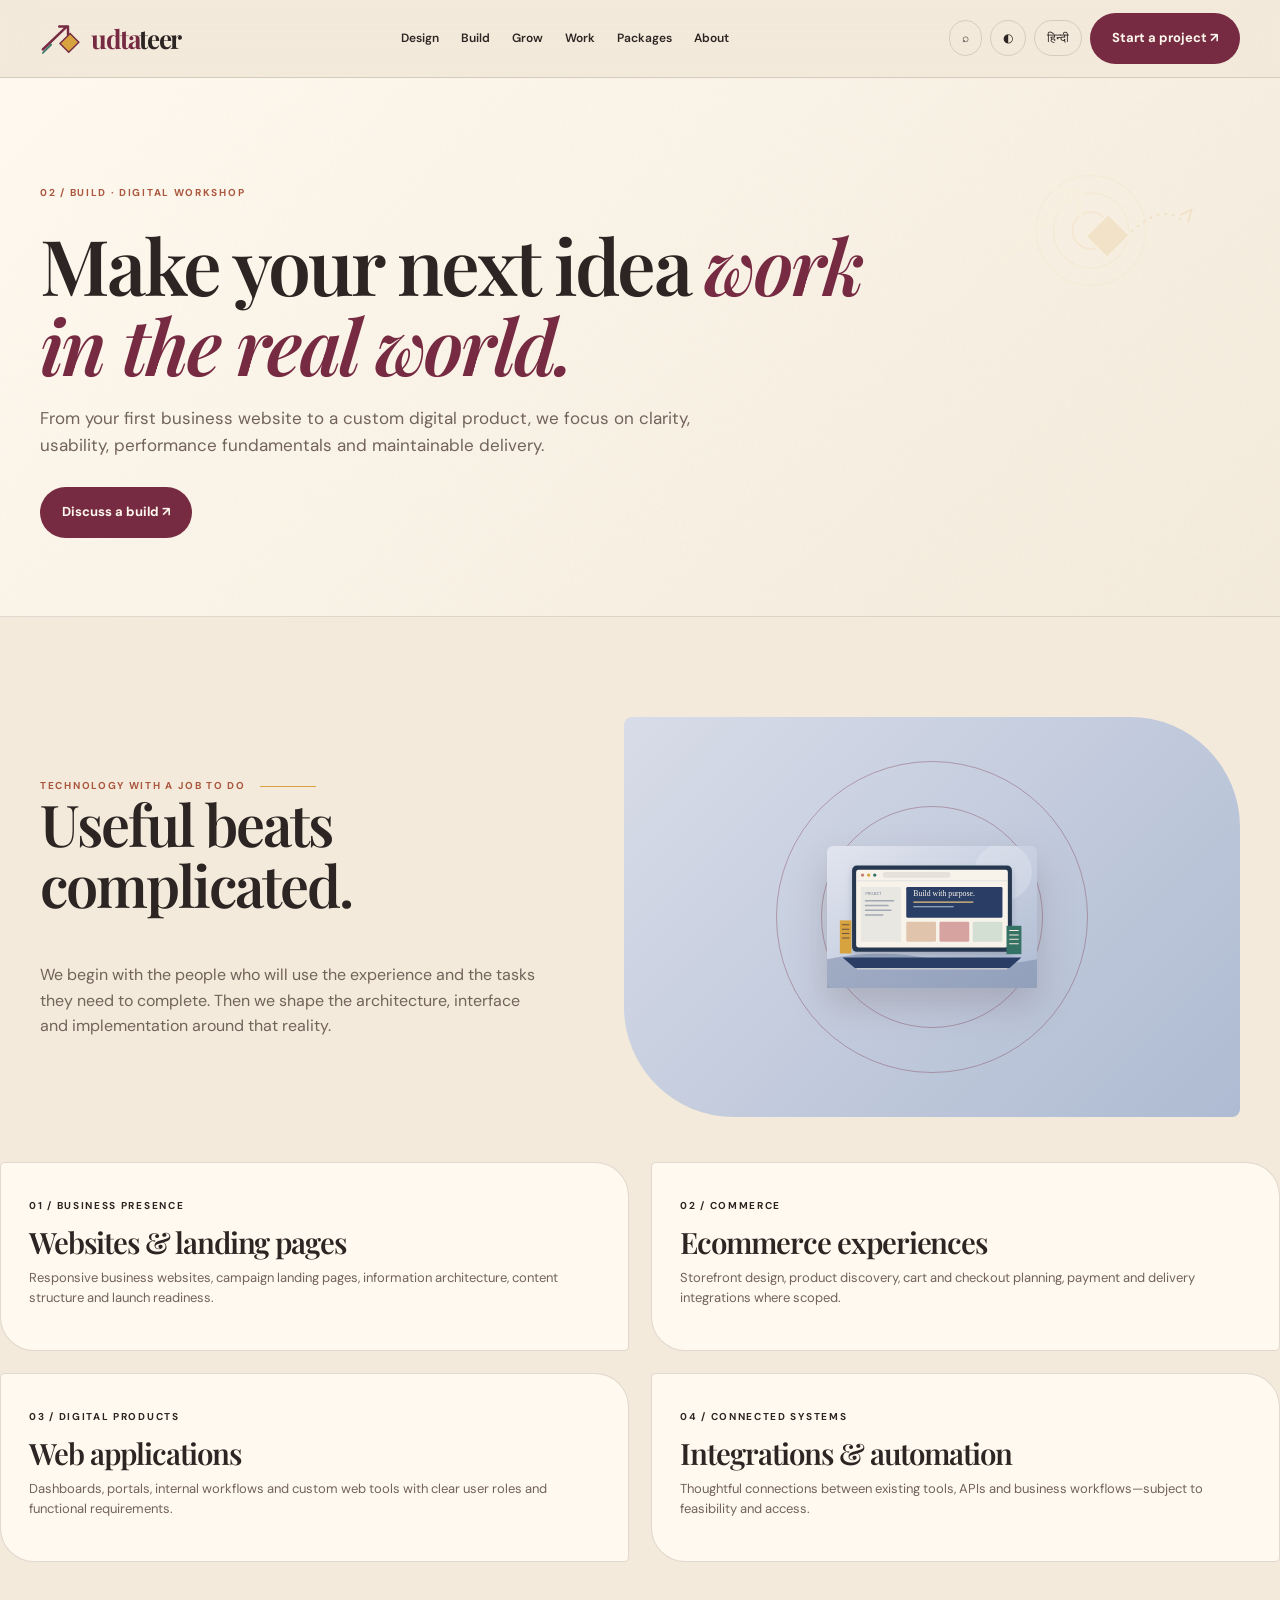
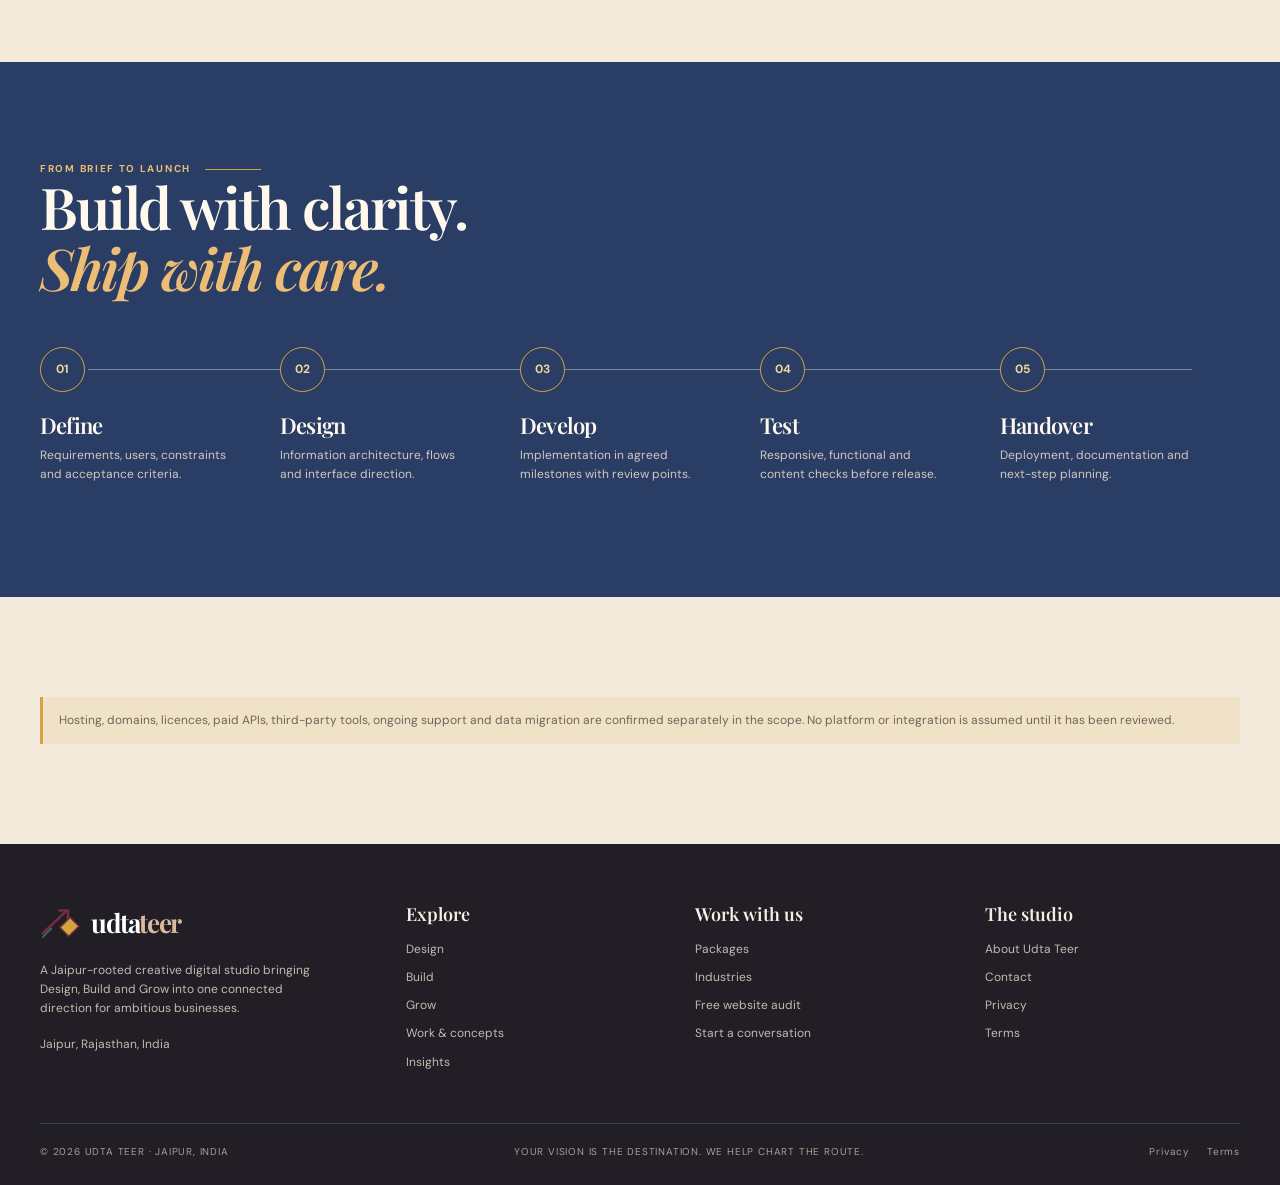
<file: services/build.html>
<!doctype html><html lang="en"><head><meta charset="utf-8"><meta name="viewport" content="width=device-width, initial-scale=1"><meta name="theme-color" content="#f3eadb"><meta name="description" content="Websites, ecommerce stores and custom digital products designed and developed by Udta Teer."><meta property="og:type" content="website"><meta property="og:title" content="Website & Software Development | Udta Teer"><meta property="og:description" content="Websites, ecommerce stores and custom digital products designed and developed by Udta Teer."><meta property="og:image" content="/assets/jaipur-creative-hero.svg"><link rel="icon" href="/assets/mark.svg" type="image/svg+xml"><link rel="stylesheet" href="/styles.css"><link rel="manifest" href="/site.webmanifest"><title>Website & Software Development | Udta Teer</title></head><body><a class="skip" href="#main">Skip to content</a>
<header class="site-header"><div class="nav shell">
<a class="brand" href="/" aria-label="Udta Teer home"><img src="/assets/mark.svg" alt="" width="42" height="42"><span class="brand-word">udta<em>teer</em></span></a>
<nav class="nav-links" aria-label="Primary navigation"><a href="/services/design.html" data-en="Design" data-hi="डिज़ाइन">Design</a><a href="/services/build.html" data-en="Build" data-hi="डेवलपमेंट">Build</a><a href="/services/grow.html" data-en="Grow" data-hi="ग्रोथ">Grow</a><a href="/work/" data-en="Work" data-hi="काम">Work</a><a href="/packages/" data-en="Packages" data-hi="पैकेज">Packages</a><a href="/about/" data-en="About" data-hi="हमारे बारे में">About</a></nav>
<div class="nav-actions"><button class="icon-button" id="search-toggle" aria-label="Search the website">⌕</button><button class="icon-button" id="theme-toggle" aria-label="Toggle dark appearance">◐</button><button class="lang-button" type="button" aria-label="Switch language to Hindi">हिन्दी</button><a class="button primary nav-plan" href="/contact/">Start a project ↗</a><button class="menu-toggle" id="menu-toggle" aria-label="Open navigation" aria-expanded="false">☰</button></div></div>
<nav class="mobile-menu shell" id="mobile-menu" aria-label="Mobile navigation"><a href="/services/design.html" data-en="Design" data-hi="डिज़ाइन">Design</a><a href="/services/build.html" data-en="Build" data-hi="डेवलपमेंट">Build</a><a href="/services/grow.html" data-en="Grow" data-hi="ग्रोथ">Grow</a><a href="/work/" data-en="Work" data-hi="काम">Work</a><a href="/packages/" data-en="Packages" data-hi="पैकेज">Packages</a><a href="/industries/" data-en="Industries" data-hi="उद्योग">Industries</a><a href="/about/" data-en="About" data-hi="हमारे बारे में">About</a><a href="/insights/" data-en="Insights" data-hi="जानकारी">Insights</a><a href="/contact/" data-en="Contact" data-hi="संपर्क">Contact</a><a class="button primary" href="/free-website-audit/">Request a free website audit ↗</a></nav></header>
<div class="search-panel" id="search-panel" aria-hidden="true"><div class="search-box" role="dialog" aria-modal="true" aria-labelledby="search-title"><div class="search-top"><strong id="search-title">Search Udta Teer</strong><button class="close-button" id="search-close" aria-label="Close search">×</button></div><input id="site-search" type="search" placeholder="Try design, website, pricing…" autocomplete="off"><div class="search-results" id="search-results"></div><p class="form-help">Tip: press Ctrl / ⌘ + K to open search.</p></div></div><main id="main"><section class="page-hero grain"><div class="shell"><span class="eyebrow">02 / BUILD · DIGITAL WORKSHOP</span><h1>Make your next idea <span class="highlight">work in the real world.</span></h1><p>From your first business website to a custom digital product, we focus on clarity, usability, performance fundamentals and maintainable delivery.</p><div class="hero-actions"><a class="button primary" href="/contact/">Discuss a build ↗</a></div></div><img class="page-orbit" src="/assets/full-studio.svg" alt=""></section><section class="section"><div class="shell intro-grid"><div><span class="kicker">Technology with a job to do</span><h2>Useful beats complicated.</h2><p>We begin with the people who will use the experience and the tasks they need to complete. Then we shape the architecture, interface and implementation around that reality.</p></div><div class="intro-art" style="background:linear-gradient(135deg,#d8dce8,#aebbd2)"><img src="/assets/digital-workshop.svg" alt="Illustrated web development workshop"></div></div><div class="content-grid" style="margin-top:45px"><article class="content-card"><span class="micro">01 / BUSINESS PRESENCE</span><h3>Websites & landing pages</h3><p>Responsive business websites, campaign landing pages, information architecture, content structure and launch readiness.</p></article><article class="content-card"><span class="micro">02 / COMMERCE</span><h3>Ecommerce experiences</h3><p>Storefront design, product discovery, cart and checkout planning, payment and delivery integrations where scoped.</p></article><article class="content-card"><span class="micro">03 / DIGITAL PRODUCTS</span><h3>Web applications</h3><p>Dashboards, portals, internal workflows and custom web tools with clear user roles and functional requirements.</p></article><article class="content-card"><span class="micro">04 / CONNECTED SYSTEMS</span><h3>Integrations & automation</h3><p>Thoughtful connections between existing tools, APIs and business workflows—subject to feasibility and access.</p></article></div></div></section><section class="section process"><div class="shell"><span class="kicker">From brief to launch</span><h2>Build with clarity.<br><span class="highlight">Ship with care.</span></h2><div class="journey"><article class="journey-step"><span class="number">01</span><h3>Define</h3><p>Requirements, users, constraints and acceptance criteria.</p></article><article class="journey-step"><span class="number">02</span><h3>Design</h3><p>Information architecture, flows and interface direction.</p></article><article class="journey-step"><span class="number">03</span><h3>Develop</h3><p>Implementation in agreed milestones with review points.</p></article><article class="journey-step"><span class="number">04</span><h3>Test</h3><p>Responsive, functional and content checks before release.</p></article><article class="journey-step"><span class="number">05</span><h3>Handover</h3><p>Deployment, documentation and next-step planning.</p></article></div></div></section><section class="section"><div class="shell"><div class="notice">Hosting, domains, licences, paid APIs, third-party tools, ongoing support and data migration are confirmed separately in the scope. No platform or integration is assumed until it has been reviewed.</div></div></section></main><footer class="site-footer"><div class="shell"><div class="footer-grid"><div class="footer-brand"><a class="brand" href="/"><img src="/assets/mark.svg" alt="" width="42" height="42"><span class="brand-word">udta<em>teer</em></span></a><p>A Jaipur-rooted creative digital studio bringing Design, Build and Grow into one connected direction for ambitious businesses.</p><p>Jaipur, Rajasthan, India</p></div><div class="footer-col"><strong data-en="Explore" data-hi="देखें">Explore</strong><a href="/services/design.html">Design</a><a href="/services/build.html">Build</a><a href="/services/grow.html">Grow</a><a href="/work/">Work & concepts</a><a href="/insights/">Insights</a></div><div class="footer-col"><strong data-en="Work with us" data-hi="साथ काम करें">Work with us</strong><a href="/packages/">Packages</a><a href="/industries/">Industries</a><a href="/free-website-audit/">Free website audit</a><a href="/contact/">Start a conversation</a></div><div class="footer-col"><strong data-en="The studio" data-hi="स्टूडियो">The studio</strong><a href="/about/">About Udta Teer</a><a href="/contact/">Contact</a><a href="/legal/privacy.html">Privacy</a><a href="/legal/terms.html">Terms</a></div></div><div class="footer-bottom"><span>© <span data-year></span> UDTA TEER · JAIPUR, INDIA</span><span>YOUR VISION IS THE DESTINATION. WE HELP CHART THE ROUTE.</span><span class="footer-legal"><a href="/legal/privacy.html">Privacy</a><a href="/legal/terms.html">Terms</a></span></div></div></footer><div class="dialog" id="planner-dialog" aria-hidden="true"><div class="dialog-card" role="dialog" aria-modal="true" aria-labelledby="planner-title"><div class="dialog-top"><span class="micro" id="planner-step-label">STEP 01 / 03</span><button class="close-button" id="planner-close" aria-label="Close project planner">×</button></div><h2 id="planner-title">Let's shape your <em class="highlight">next move.</em></h2><p>Share a little context. Your brief is prepared in this browser and can be downloaded for review.</p><div class="form-steps"><span class="active"></span><span></span><span></span></div><form id="planner-form"><div class="planner-step form-step" data-step="1"><div class="form-grid"><div class="field"><label for="planner-name">Your name *</label><input id="planner-name" name="name" autocomplete="name" required></div><div class="field"><label for="planner-email">Email *</label><input id="planner-email" name="email" type="email" autocomplete="email" required></div><div class="field full"><label for="planner-business">Business / brand name</label><input id="planner-business" name="business" autocomplete="organization"></div></div></div><div class="planner-step form-step" data-step="2" hidden><div class="form-grid"><div class="field"><label for="planner-service">What do you need? *</label><select id="planner-service" name="service" required><option value="">Choose a direction</option><option>Brand & design</option><option>Website / ecommerce</option><option>Web application / software</option><option>Marketing & growth</option><option>Full studio partnership</option><option>Not sure yet</option></select></div><div class="field"><label for="planner-budget">Indicative budget *</label><select id="planner-budget" name="budget" required><option value="">Select a range</option><option>Under ₹10,000</option><option>₹10,000 – ₹40,000</option><option>₹40,000 – ₹1,50,000</option><option>₹1,50,000+</option><option>Need guidance</option></select></div><div class="field"><label for="planner-timeline">Preferred timeline</label><select id="planner-timeline" name="timeline"><option>Flexible</option><option>Within 2–4 weeks</option><option>Within 1–2 months</option><option>In 3 months or more</option></select></div><div class="field"><label for="planner-website">Current website (optional)</label><input id="planner-website" name="website" type="url" placeholder="https://"></div></div></div><div class="planner-step form-step" data-step="3" hidden><div class="field"><label for="planner-details">Tell us about the challenge *</label><textarea id="planner-details" name="details" required minlength="15" placeholder="What are you trying to improve, build or launch?"></textarea></div><p class="notice">Before sharing, please avoid passwords, payment details or other sensitive information.</p></div><div class="form-nav"><button class="button secondary" type="button" id="planner-prev" hidden>← Back</button><span></span><button class="button primary" type="button" id="planner-next">Continue →</button><button class="button primary" type="submit" id="planner-submit" hidden>Prepare my brief ↗</button></div><p class="status" id="planner-status" aria-live="polite"></p></form></div></div><div class="mobile-cta"><a class="button primary" href="/contact/">Start a project conversation ↗</a></div><script src="/config.js"></script><script src="/app.js" defer></script></body></html>
</file>
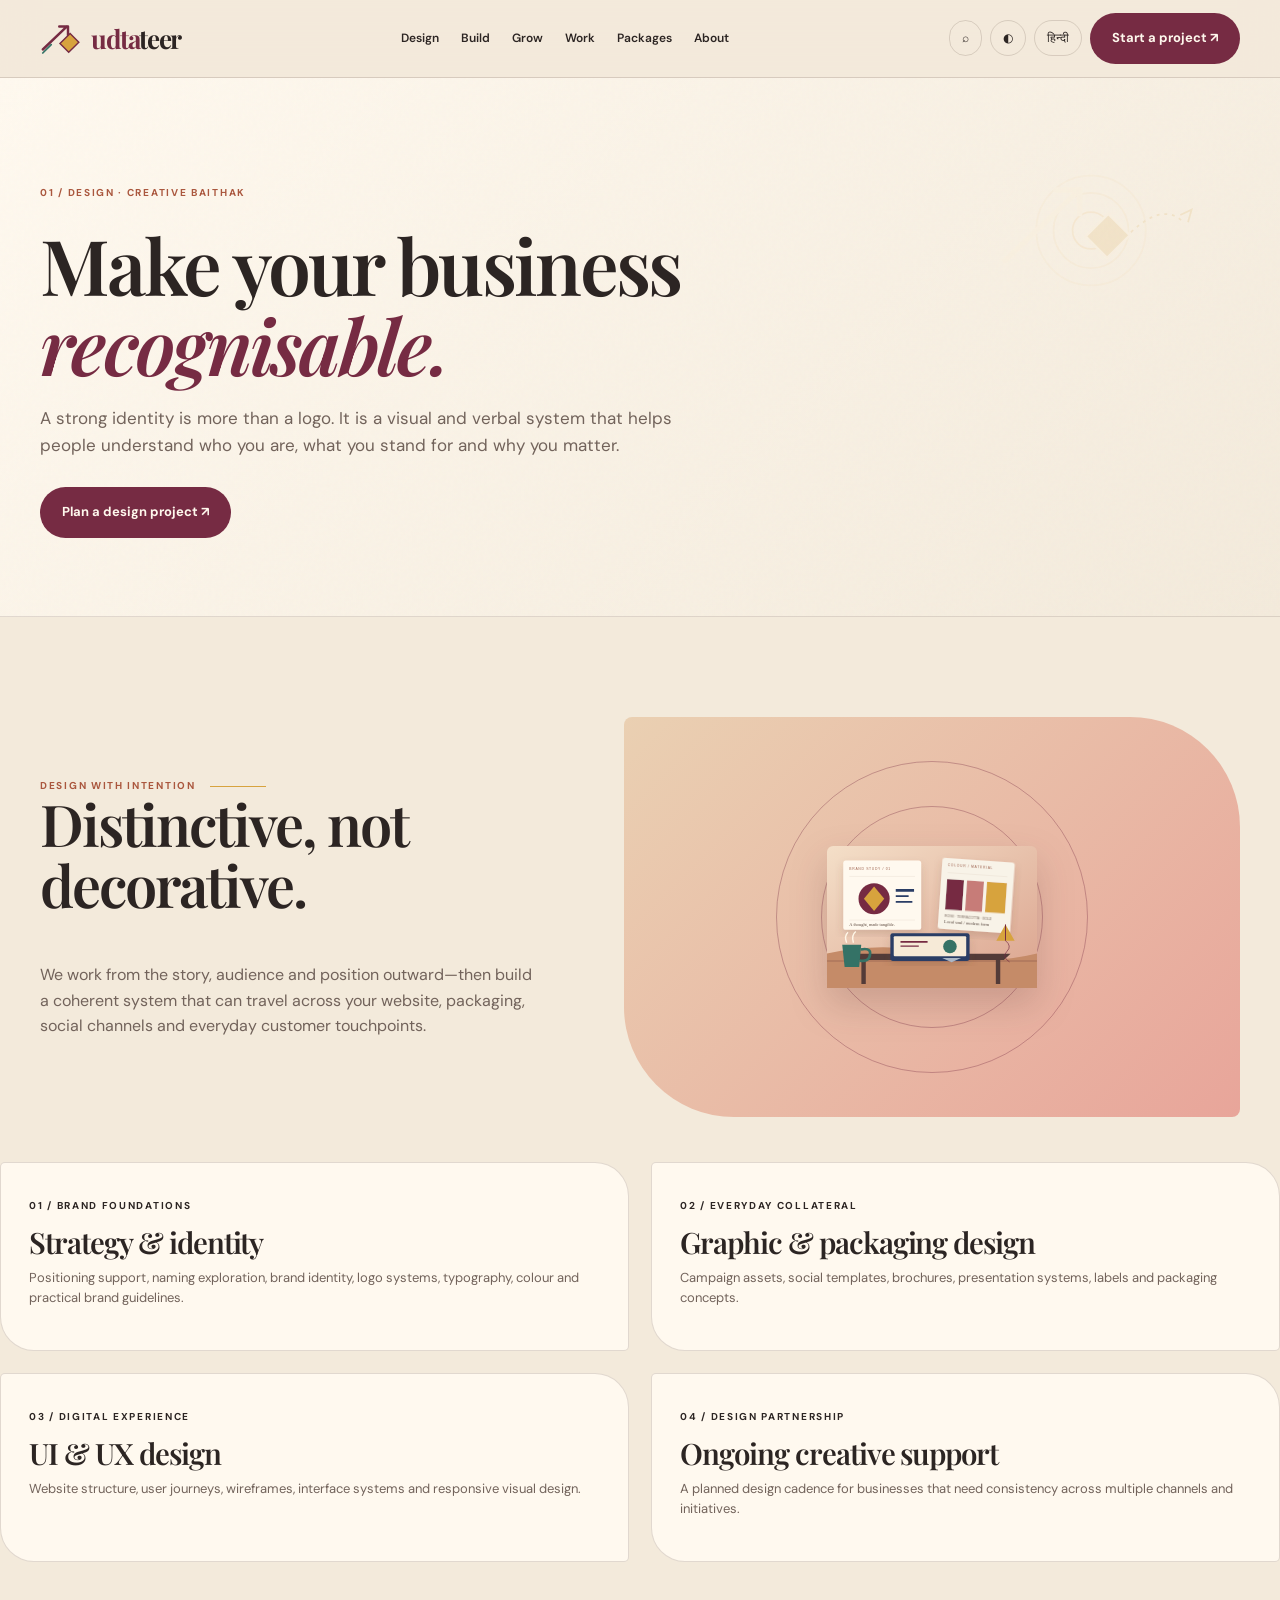
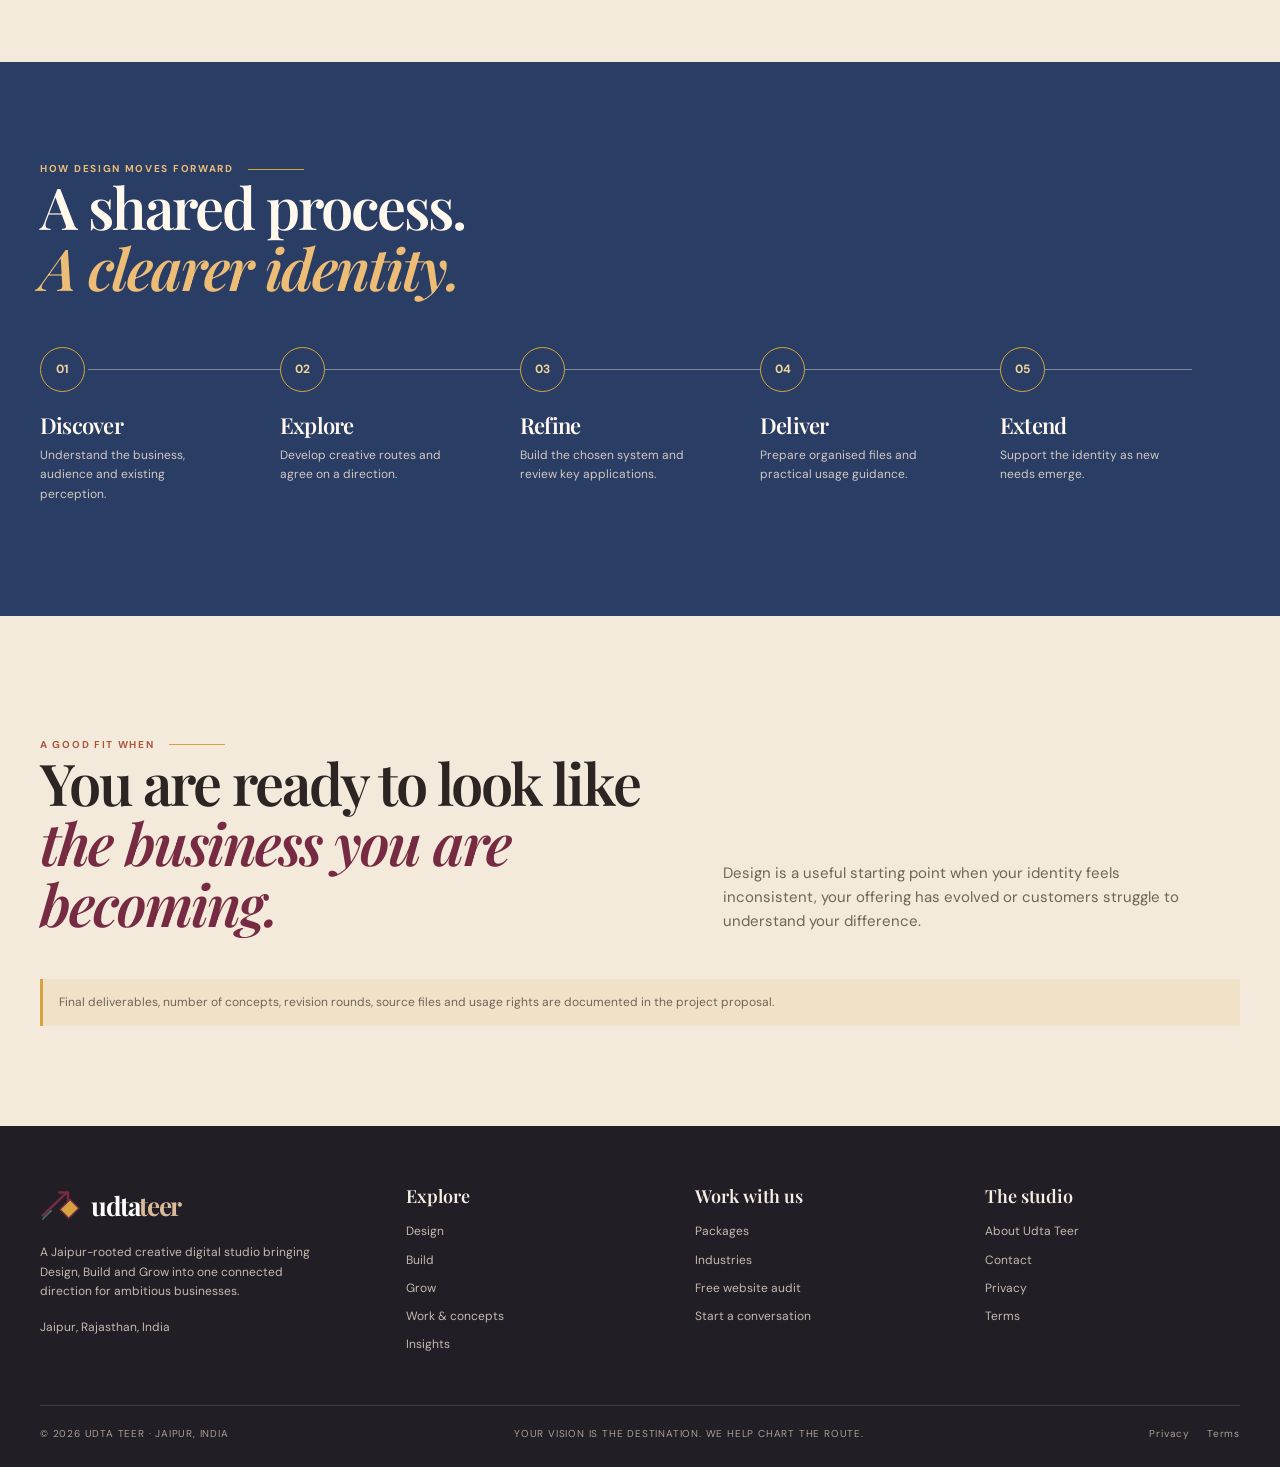
<file: services/design.html>
<!doctype html><html lang="en"><head><meta charset="utf-8"><meta name="viewport" content="width=device-width, initial-scale=1"><meta name="theme-color" content="#f3eadb"><meta name="description" content="Brand strategy, identity systems, graphic design, packaging and digital experience design from Udta Teer, Jaipur."><meta property="og:type" content="website"><meta property="og:title" content="Brand Design & Creative Studio | Udta Teer"><meta property="og:description" content="Brand strategy, identity systems, graphic design, packaging and digital experience design from Udta Teer, Jaipur."><meta property="og:image" content="/assets/jaipur-creative-hero.svg"><link rel="icon" href="/assets/mark.svg" type="image/svg+xml"><link rel="stylesheet" href="/styles.css"><link rel="manifest" href="/site.webmanifest"><title>Brand Design & Creative Studio | Udta Teer</title></head><body><a class="skip" href="#main">Skip to content</a>
<header class="site-header"><div class="nav shell">
<a class="brand" href="/" aria-label="Udta Teer home"><img src="/assets/mark.svg" alt="" width="42" height="42"><span class="brand-word">udta<em>teer</em></span></a>
<nav class="nav-links" aria-label="Primary navigation"><a href="/services/design.html" data-en="Design" data-hi="डिज़ाइन">Design</a><a href="/services/build.html" data-en="Build" data-hi="डेवलपमेंट">Build</a><a href="/services/grow.html" data-en="Grow" data-hi="ग्रोथ">Grow</a><a href="/work/" data-en="Work" data-hi="काम">Work</a><a href="/packages/" data-en="Packages" data-hi="पैकेज">Packages</a><a href="/about/" data-en="About" data-hi="हमारे बारे में">About</a></nav>
<div class="nav-actions"><button class="icon-button" id="search-toggle" aria-label="Search the website">⌕</button><button class="icon-button" id="theme-toggle" aria-label="Toggle dark appearance">◐</button><button class="lang-button" type="button" aria-label="Switch language to Hindi">हिन्दी</button><a class="button primary nav-plan" href="/contact/">Start a project ↗</a><button class="menu-toggle" id="menu-toggle" aria-label="Open navigation" aria-expanded="false">☰</button></div></div>
<nav class="mobile-menu shell" id="mobile-menu" aria-label="Mobile navigation"><a href="/services/design.html" data-en="Design" data-hi="डिज़ाइन">Design</a><a href="/services/build.html" data-en="Build" data-hi="डेवलपमेंट">Build</a><a href="/services/grow.html" data-en="Grow" data-hi="ग्रोथ">Grow</a><a href="/work/" data-en="Work" data-hi="काम">Work</a><a href="/packages/" data-en="Packages" data-hi="पैकेज">Packages</a><a href="/industries/" data-en="Industries" data-hi="उद्योग">Industries</a><a href="/about/" data-en="About" data-hi="हमारे बारे में">About</a><a href="/insights/" data-en="Insights" data-hi="जानकारी">Insights</a><a href="/contact/" data-en="Contact" data-hi="संपर्क">Contact</a><a class="button primary" href="/free-website-audit/">Request a free website audit ↗</a></nav></header>
<div class="search-panel" id="search-panel" aria-hidden="true"><div class="search-box" role="dialog" aria-modal="true" aria-labelledby="search-title"><div class="search-top"><strong id="search-title">Search Udta Teer</strong><button class="close-button" id="search-close" aria-label="Close search">×</button></div><input id="site-search" type="search" placeholder="Try design, website, pricing…" autocomplete="off"><div class="search-results" id="search-results"></div><p class="form-help">Tip: press Ctrl / ⌘ + K to open search.</p></div></div><main id="main"><section class="page-hero grain"><div class="shell"><span class="eyebrow">01 / DESIGN · CREATIVE BAITHAK</span><h1>Make your business <span class="highlight">recognisable.</span></h1><p>A strong identity is more than a logo. It is a visual and verbal system that helps people understand who you are, what you stand for and why you matter.</p><div class="hero-actions"><a class="button primary" href="/contact/">Plan a design project ↗</a></div></div><img class="page-orbit" src="/assets/full-studio.svg" alt=""></section><section class="section"><div class="shell intro-grid"><div><span class="kicker">Design with intention</span><h2>Distinctive, not decorative.</h2><p>We work from the story, audience and position outward—then build a coherent system that can travel across your website, packaging, social channels and everyday customer touchpoints.</p></div><div class="intro-art"><img src="/assets/design-studio.svg" alt="Illustrated design boards and colour studies"></div></div><div class="content-grid" style="margin-top:45px"><article class="content-card"><span class="micro">01 / BRAND FOUNDATIONS</span><h3>Strategy & identity</h3><p>Positioning support, naming exploration, brand identity, logo systems, typography, colour and practical brand guidelines.</p></article><article class="content-card"><span class="micro">02 / EVERYDAY COLLATERAL</span><h3>Graphic & packaging design</h3><p>Campaign assets, social templates, brochures, presentation systems, labels and packaging concepts.</p></article><article class="content-card"><span class="micro">03 / DIGITAL EXPERIENCE</span><h3>UI & UX design</h3><p>Website structure, user journeys, wireframes, interface systems and responsive visual design.</p></article><article class="content-card"><span class="micro">04 / DESIGN PARTNERSHIP</span><h3>Ongoing creative support</h3><p>A planned design cadence for businesses that need consistency across multiple channels and initiatives.</p></article></div></div></section><section class="section process"><div class="shell"><span class="kicker">How design moves forward</span><h2>A shared process.<br><span class="highlight">A clearer identity.</span></h2><div class="journey"><article class="journey-step"><span class="number">01</span><h3>Discover</h3><p>Understand the business, audience and existing perception.</p></article><article class="journey-step"><span class="number">02</span><h3>Explore</h3><p>Develop creative routes and agree on a direction.</p></article><article class="journey-step"><span class="number">03</span><h3>Refine</h3><p>Build the chosen system and review key applications.</p></article><article class="journey-step"><span class="number">04</span><h3>Deliver</h3><p>Prepare organised files and practical usage guidance.</p></article><article class="journey-step"><span class="number">05</span><h3>Extend</h3><p>Support the identity as new needs emerge.</p></article></div></div></section><section class="section"><div class="shell"><div class="section-head"><div><span class="kicker">A good fit when</span><h2>You are ready to look like <span class="highlight">the business you are becoming.</span></h2></div><p>Design is a useful starting point when your identity feels inconsistent, your offering has evolved or customers struggle to understand your difference.</p></div><div class="notice">Final deliverables, number of concepts, revision rounds, source files and usage rights are documented in the project proposal.</div></div></section></main><footer class="site-footer"><div class="shell"><div class="footer-grid"><div class="footer-brand"><a class="brand" href="/"><img src="/assets/mark.svg" alt="" width="42" height="42"><span class="brand-word">udta<em>teer</em></span></a><p>A Jaipur-rooted creative digital studio bringing Design, Build and Grow into one connected direction for ambitious businesses.</p><p>Jaipur, Rajasthan, India</p></div><div class="footer-col"><strong data-en="Explore" data-hi="देखें">Explore</strong><a href="/services/design.html">Design</a><a href="/services/build.html">Build</a><a href="/services/grow.html">Grow</a><a href="/work/">Work & concepts</a><a href="/insights/">Insights</a></div><div class="footer-col"><strong data-en="Work with us" data-hi="साथ काम करें">Work with us</strong><a href="/packages/">Packages</a><a href="/industries/">Industries</a><a href="/free-website-audit/">Free website audit</a><a href="/contact/">Start a conversation</a></div><div class="footer-col"><strong data-en="The studio" data-hi="स्टूडियो">The studio</strong><a href="/about/">About Udta Teer</a><a href="/contact/">Contact</a><a href="/legal/privacy.html">Privacy</a><a href="/legal/terms.html">Terms</a></div></div><div class="footer-bottom"><span>© <span data-year></span> UDTA TEER · JAIPUR, INDIA</span><span>YOUR VISION IS THE DESTINATION. WE HELP CHART THE ROUTE.</span><span class="footer-legal"><a href="/legal/privacy.html">Privacy</a><a href="/legal/terms.html">Terms</a></span></div></div></footer><div class="dialog" id="planner-dialog" aria-hidden="true"><div class="dialog-card" role="dialog" aria-modal="true" aria-labelledby="planner-title"><div class="dialog-top"><span class="micro" id="planner-step-label">STEP 01 / 03</span><button class="close-button" id="planner-close" aria-label="Close project planner">×</button></div><h2 id="planner-title">Let's shape your <em class="highlight">next move.</em></h2><p>Share a little context. Your brief is prepared in this browser and can be downloaded for review.</p><div class="form-steps"><span class="active"></span><span></span><span></span></div><form id="planner-form"><div class="planner-step form-step" data-step="1"><div class="form-grid"><div class="field"><label for="planner-name">Your name *</label><input id="planner-name" name="name" autocomplete="name" required></div><div class="field"><label for="planner-email">Email *</label><input id="planner-email" name="email" type="email" autocomplete="email" required></div><div class="field full"><label for="planner-business">Business / brand name</label><input id="planner-business" name="business" autocomplete="organization"></div></div></div><div class="planner-step form-step" data-step="2" hidden><div class="form-grid"><div class="field"><label for="planner-service">What do you need? *</label><select id="planner-service" name="service" required><option value="">Choose a direction</option><option>Brand & design</option><option>Website / ecommerce</option><option>Web application / software</option><option>Marketing & growth</option><option>Full studio partnership</option><option>Not sure yet</option></select></div><div class="field"><label for="planner-budget">Indicative budget *</label><select id="planner-budget" name="budget" required><option value="">Select a range</option><option>Under ₹10,000</option><option>₹10,000 – ₹40,000</option><option>₹40,000 – ₹1,50,000</option><option>₹1,50,000+</option><option>Need guidance</option></select></div><div class="field"><label for="planner-timeline">Preferred timeline</label><select id="planner-timeline" name="timeline"><option>Flexible</option><option>Within 2–4 weeks</option><option>Within 1–2 months</option><option>In 3 months or more</option></select></div><div class="field"><label for="planner-website">Current website (optional)</label><input id="planner-website" name="website" type="url" placeholder="https://"></div></div></div><div class="planner-step form-step" data-step="3" hidden><div class="field"><label for="planner-details">Tell us about the challenge *</label><textarea id="planner-details" name="details" required minlength="15" placeholder="What are you trying to improve, build or launch?"></textarea></div><p class="notice">Before sharing, please avoid passwords, payment details or other sensitive information.</p></div><div class="form-nav"><button class="button secondary" type="button" id="planner-prev" hidden>← Back</button><span></span><button class="button primary" type="button" id="planner-next">Continue →</button><button class="button primary" type="submit" id="planner-submit" hidden>Prepare my brief ↗</button></div><p class="status" id="planner-status" aria-live="polite"></p></form></div></div><div class="mobile-cta"><a class="button primary" href="/contact/">Start a project conversation ↗</a></div><script src="/config.js"></script><script src="/app.js" defer></script></body></html>
</file>
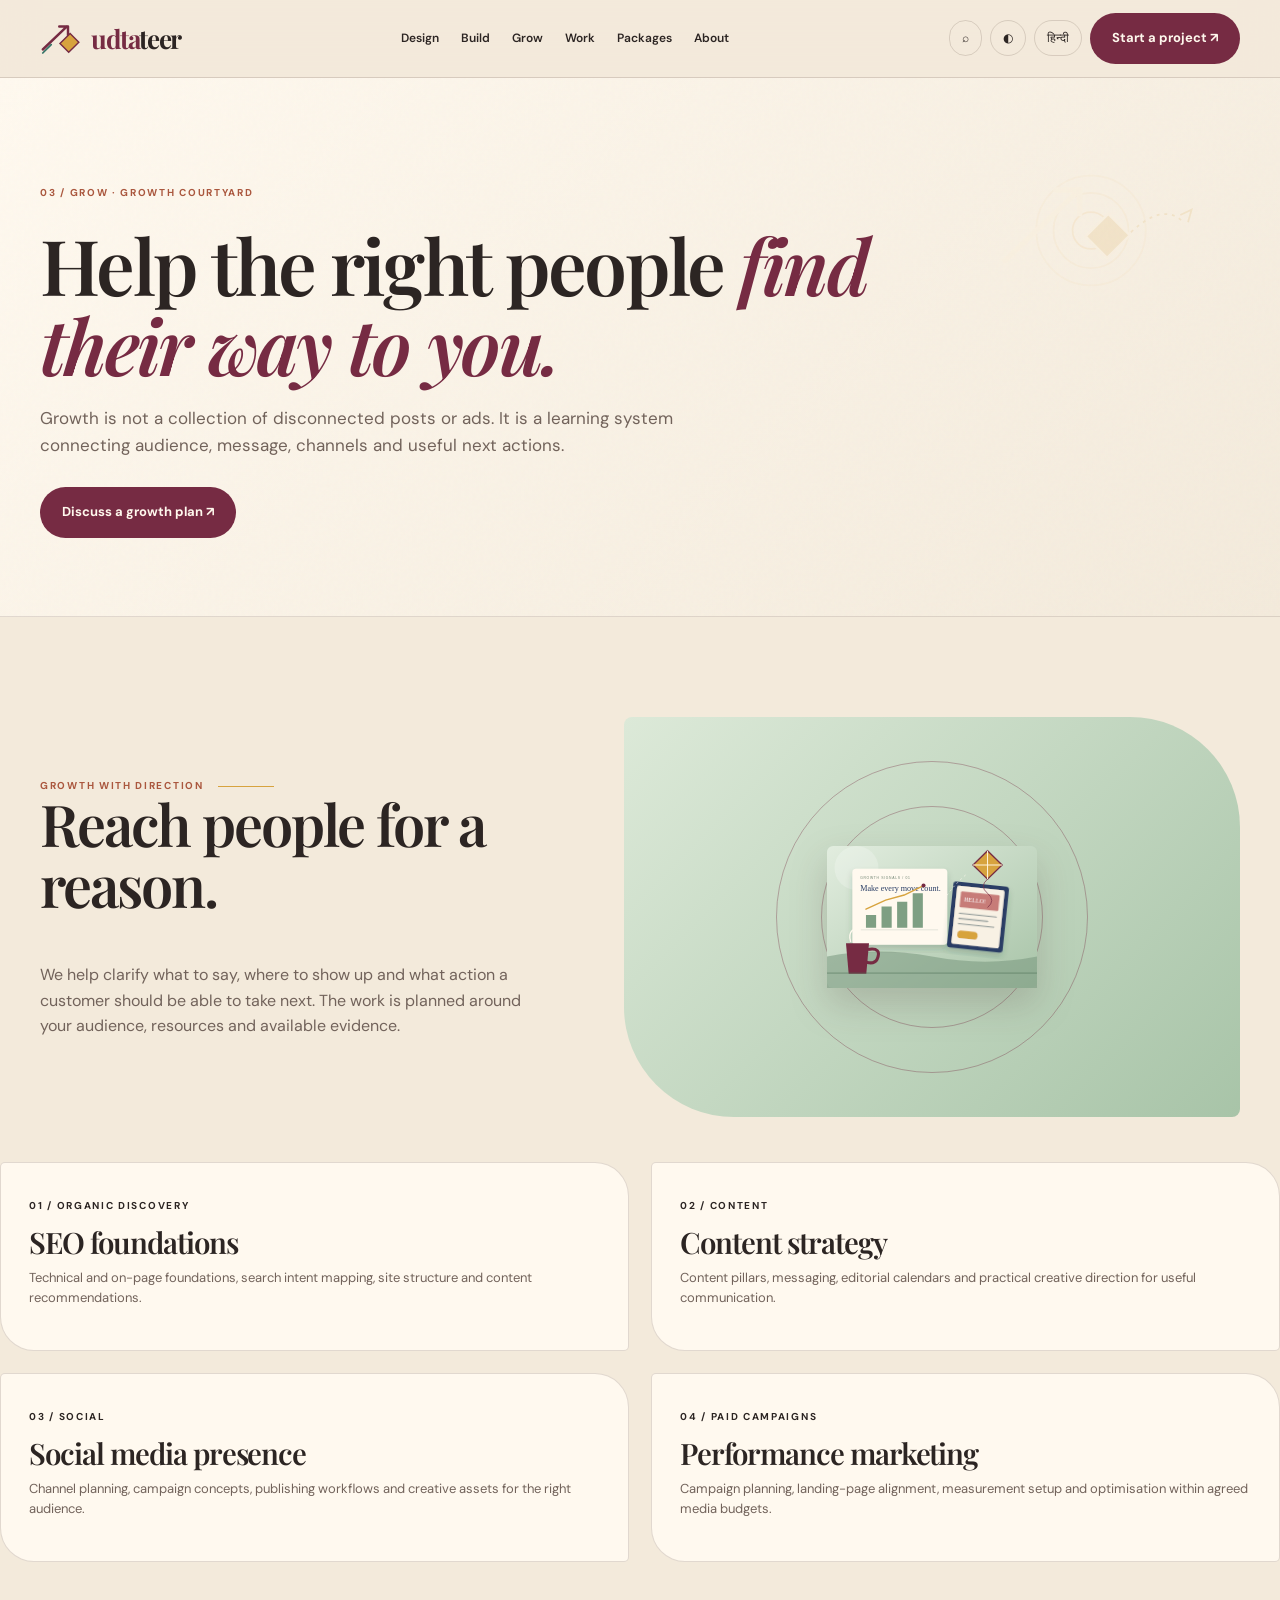
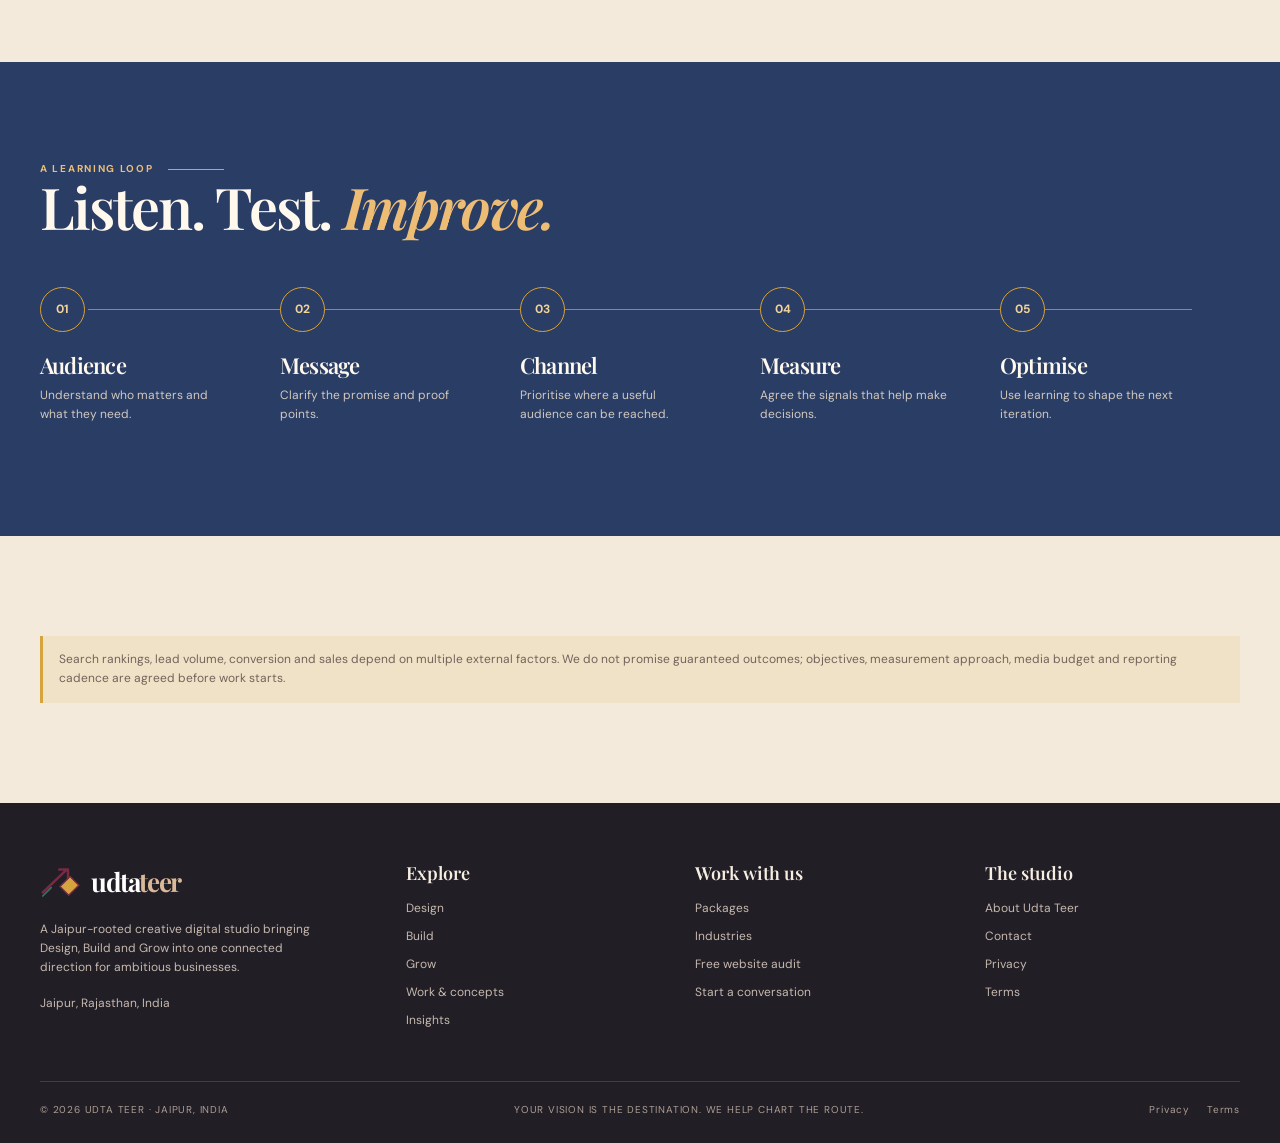
<file: services/grow.html>
<!doctype html><html lang="en"><head><meta charset="utf-8"><meta name="viewport" content="width=device-width, initial-scale=1"><meta name="theme-color" content="#f3eadb"><meta name="description" content="SEO, content strategy, social media and digital campaigns built around clearer visibility and customer journeys."><meta property="og:type" content="website"><meta property="og:title" content="Growth Marketing & Visibility | Udta Teer"><meta property="og:description" content="SEO, content strategy, social media and digital campaigns built around clearer visibility and customer journeys."><meta property="og:image" content="/assets/jaipur-creative-hero.svg"><link rel="icon" href="/assets/mark.svg" type="image/svg+xml"><link rel="stylesheet" href="/styles.css"><link rel="manifest" href="/site.webmanifest"><title>Growth Marketing & Visibility | Udta Teer</title></head><body><a class="skip" href="#main">Skip to content</a>
<header class="site-header"><div class="nav shell">
<a class="brand" href="/" aria-label="Udta Teer home"><img src="/assets/mark.svg" alt="" width="42" height="42"><span class="brand-word">udta<em>teer</em></span></a>
<nav class="nav-links" aria-label="Primary navigation"><a href="/services/design.html" data-en="Design" data-hi="डिज़ाइन">Design</a><a href="/services/build.html" data-en="Build" data-hi="डेवलपमेंट">Build</a><a href="/services/grow.html" data-en="Grow" data-hi="ग्रोथ">Grow</a><a href="/work/" data-en="Work" data-hi="काम">Work</a><a href="/packages/" data-en="Packages" data-hi="पैकेज">Packages</a><a href="/about/" data-en="About" data-hi="हमारे बारे में">About</a></nav>
<div class="nav-actions"><button class="icon-button" id="search-toggle" aria-label="Search the website">⌕</button><button class="icon-button" id="theme-toggle" aria-label="Toggle dark appearance">◐</button><button class="lang-button" type="button" aria-label="Switch language to Hindi">हिन्दी</button><a class="button primary nav-plan" href="/contact/">Start a project ↗</a><button class="menu-toggle" id="menu-toggle" aria-label="Open navigation" aria-expanded="false">☰</button></div></div>
<nav class="mobile-menu shell" id="mobile-menu" aria-label="Mobile navigation"><a href="/services/design.html" data-en="Design" data-hi="डिज़ाइन">Design</a><a href="/services/build.html" data-en="Build" data-hi="डेवलपमेंट">Build</a><a href="/services/grow.html" data-en="Grow" data-hi="ग्रोथ">Grow</a><a href="/work/" data-en="Work" data-hi="काम">Work</a><a href="/packages/" data-en="Packages" data-hi="पैकेज">Packages</a><a href="/industries/" data-en="Industries" data-hi="उद्योग">Industries</a><a href="/about/" data-en="About" data-hi="हमारे बारे में">About</a><a href="/insights/" data-en="Insights" data-hi="जानकारी">Insights</a><a href="/contact/" data-en="Contact" data-hi="संपर्क">Contact</a><a class="button primary" href="/free-website-audit/">Request a free website audit ↗</a></nav></header>
<div class="search-panel" id="search-panel" aria-hidden="true"><div class="search-box" role="dialog" aria-modal="true" aria-labelledby="search-title"><div class="search-top"><strong id="search-title">Search Udta Teer</strong><button class="close-button" id="search-close" aria-label="Close search">×</button></div><input id="site-search" type="search" placeholder="Try design, website, pricing…" autocomplete="off"><div class="search-results" id="search-results"></div><p class="form-help">Tip: press Ctrl / ⌘ + K to open search.</p></div></div><main id="main"><section class="page-hero grain"><div class="shell"><span class="eyebrow">03 / GROW · GROWTH COURTYARD</span><h1>Help the right people <span class="highlight">find their way to you.</span></h1><p>Growth is not a collection of disconnected posts or ads. It is a learning system connecting audience, message, channels and useful next actions.</p><div class="hero-actions"><a class="button primary" href="/contact/">Discuss a growth plan ↗</a></div></div><img class="page-orbit" src="/assets/full-studio.svg" alt=""></section><section class="section"><div class="shell intro-grid"><div><span class="kicker">Growth with direction</span><h2>Reach people for a reason.</h2><p>We help clarify what to say, where to show up and what action a customer should be able to take next. The work is planned around your audience, resources and available evidence.</p></div><div class="intro-art" style="background:linear-gradient(135deg,#dce9d8,#a8c4a8)"><img src="/assets/growth-courtyard.svg" alt="Illustrated growth campaign with a chart and kite"></div></div><div class="content-grid" style="margin-top:45px"><article class="content-card"><span class="micro">01 / ORGANIC DISCOVERY</span><h3>SEO foundations</h3><p>Technical and on-page foundations, search intent mapping, site structure and content recommendations.</p></article><article class="content-card"><span class="micro">02 / CONTENT</span><h3>Content strategy</h3><p>Content pillars, messaging, editorial calendars and practical creative direction for useful communication.</p></article><article class="content-card"><span class="micro">03 / SOCIAL</span><h3>Social media presence</h3><p>Channel planning, campaign concepts, publishing workflows and creative assets for the right audience.</p></article><article class="content-card"><span class="micro">04 / PAID CAMPAIGNS</span><h3>Performance marketing</h3><p>Campaign planning, landing-page alignment, measurement setup and optimisation within agreed media budgets.</p></article></div></div></section><section class="section process"><div class="shell"><span class="kicker">A learning loop</span><h2>Listen. Test. <span class="highlight">Improve.</span></h2><div class="journey"><article class="journey-step"><span class="number">01</span><h3>Audience</h3><p>Understand who matters and what they need.</p></article><article class="journey-step"><span class="number">02</span><h3>Message</h3><p>Clarify the promise and proof points.</p></article><article class="journey-step"><span class="number">03</span><h3>Channel</h3><p>Prioritise where a useful audience can be reached.</p></article><article class="journey-step"><span class="number">04</span><h3>Measure</h3><p>Agree the signals that help make decisions.</p></article><article class="journey-step"><span class="number">05</span><h3>Optimise</h3><p>Use learning to shape the next iteration.</p></article></div></div></section><section class="section"><div class="shell"><div class="notice">Search rankings, lead volume, conversion and sales depend on multiple external factors. We do not promise guaranteed outcomes; objectives, measurement approach, media budget and reporting cadence are agreed before work starts.</div></div></section></main><footer class="site-footer"><div class="shell"><div class="footer-grid"><div class="footer-brand"><a class="brand" href="/"><img src="/assets/mark.svg" alt="" width="42" height="42"><span class="brand-word">udta<em>teer</em></span></a><p>A Jaipur-rooted creative digital studio bringing Design, Build and Grow into one connected direction for ambitious businesses.</p><p>Jaipur, Rajasthan, India</p></div><div class="footer-col"><strong data-en="Explore" data-hi="देखें">Explore</strong><a href="/services/design.html">Design</a><a href="/services/build.html">Build</a><a href="/services/grow.html">Grow</a><a href="/work/">Work & concepts</a><a href="/insights/">Insights</a></div><div class="footer-col"><strong data-en="Work with us" data-hi="साथ काम करें">Work with us</strong><a href="/packages/">Packages</a><a href="/industries/">Industries</a><a href="/free-website-audit/">Free website audit</a><a href="/contact/">Start a conversation</a></div><div class="footer-col"><strong data-en="The studio" data-hi="स्टूडियो">The studio</strong><a href="/about/">About Udta Teer</a><a href="/contact/">Contact</a><a href="/legal/privacy.html">Privacy</a><a href="/legal/terms.html">Terms</a></div></div><div class="footer-bottom"><span>© <span data-year></span> UDTA TEER · JAIPUR, INDIA</span><span>YOUR VISION IS THE DESTINATION. WE HELP CHART THE ROUTE.</span><span class="footer-legal"><a href="/legal/privacy.html">Privacy</a><a href="/legal/terms.html">Terms</a></span></div></div></footer><div class="dialog" id="planner-dialog" aria-hidden="true"><div class="dialog-card" role="dialog" aria-modal="true" aria-labelledby="planner-title"><div class="dialog-top"><span class="micro" id="planner-step-label">STEP 01 / 03</span><button class="close-button" id="planner-close" aria-label="Close project planner">×</button></div><h2 id="planner-title">Let's shape your <em class="highlight">next move.</em></h2><p>Share a little context. Your brief is prepared in this browser and can be downloaded for review.</p><div class="form-steps"><span class="active"></span><span></span><span></span></div><form id="planner-form"><div class="planner-step form-step" data-step="1"><div class="form-grid"><div class="field"><label for="planner-name">Your name *</label><input id="planner-name" name="name" autocomplete="name" required></div><div class="field"><label for="planner-email">Email *</label><input id="planner-email" name="email" type="email" autocomplete="email" required></div><div class="field full"><label for="planner-business">Business / brand name</label><input id="planner-business" name="business" autocomplete="organization"></div></div></div><div class="planner-step form-step" data-step="2" hidden><div class="form-grid"><div class="field"><label for="planner-service">What do you need? *</label><select id="planner-service" name="service" required><option value="">Choose a direction</option><option>Brand & design</option><option>Website / ecommerce</option><option>Web application / software</option><option>Marketing & growth</option><option>Full studio partnership</option><option>Not sure yet</option></select></div><div class="field"><label for="planner-budget">Indicative budget *</label><select id="planner-budget" name="budget" required><option value="">Select a range</option><option>Under ₹10,000</option><option>₹10,000 – ₹40,000</option><option>₹40,000 – ₹1,50,000</option><option>₹1,50,000+</option><option>Need guidance</option></select></div><div class="field"><label for="planner-timeline">Preferred timeline</label><select id="planner-timeline" name="timeline"><option>Flexible</option><option>Within 2–4 weeks</option><option>Within 1–2 months</option><option>In 3 months or more</option></select></div><div class="field"><label for="planner-website">Current website (optional)</label><input id="planner-website" name="website" type="url" placeholder="https://"></div></div></div><div class="planner-step form-step" data-step="3" hidden><div class="field"><label for="planner-details">Tell us about the challenge *</label><textarea id="planner-details" name="details" required minlength="15" placeholder="What are you trying to improve, build or launch?"></textarea></div><p class="notice">Before sharing, please avoid passwords, payment details or other sensitive information.</p></div><div class="form-nav"><button class="button secondary" type="button" id="planner-prev" hidden>← Back</button><span></span><button class="button primary" type="button" id="planner-next">Continue →</button><button class="button primary" type="submit" id="planner-submit" hidden>Prepare my brief ↗</button></div><p class="status" id="planner-status" aria-live="polite"></p></form></div></div><div class="mobile-cta"><a class="button primary" href="/contact/">Start a project conversation ↗</a></div><script src="/config.js"></script><script src="/app.js" defer></script></body></html>
</file>
<file: styles.css>
@import url('https://fonts.googleapis.com/css2?family=DM+Sans:wght@400;500;600;700&family=Playfair+Display:ital,wght@0,500;0,600;0,700;1,500;1,600&family=Noto+Sans+Devanagari:wght@400;500;600;700&display=swap');
:root{--paper:#f3eadb;--paper2:#fff9ef;--ink:#2c2523;--muted:#72635b;--rose:#c77c78;--maroon:#762b43;--terra:#aa573e;--gold:#d7a33e;--indigo:#293d65;--green:#347266;--sand:#d9b99a;--line:rgba(69,48,37,.16);--shadow:0 22px 65px rgba(68,42,30,.12);--serif:'Playfair Display',Georgia,serif;--sans:'DM Sans',Arial,sans-serif;--radius:30px;color-scheme:light}
[data-theme=dark]{--paper:#171d2c;--paper2:#202a3c;--ink:#f6ecdc;--muted:#c0b5a7;--line:rgba(246,236,220,.16);--shadow:0 22px 65px rgba(0,0,0,.28);color-scheme:dark}
*{box-sizing:border-box}[hidden]{display:none!important}html{scroll-behavior:smooth;scroll-padding-top:90px}body{margin:0;background:var(--paper);color:var(--ink);font-family:var(--sans);line-height:1.6;overflow-x:hidden}body,button,input,textarea,select{font-family:var(--sans)}a{color:inherit;text-decoration:none}button{color:inherit}button,a{ -webkit-tap-highlight-color:transparent}img,svg{max-width:100%}.shell{width:min(1200px,calc(100% - 48px));margin:auto}.skip{position:absolute;left:14px;top:-60px;background:var(--ink);color:var(--paper2);padding:10px 16px;z-index:100}.skip:focus{top:12px}.serif{font-family:var(--serif)}.eyebrow,.kicker,.micro{font-size:10px;line-height:1.4;font-weight:700;letter-spacing:.17em;text-transform:uppercase}.kicker{color:var(--terra);display:flex;align-items:center;gap:14px}.kicker:after{content:"";width:56px;height:1px;background:var(--gold)}h1,h2,h3,p{margin-top:0}h1,h2,h3{font-family:var(--serif);font-weight:600;letter-spacing:-.035em;line-height:1.05}h1{font-size:clamp(48px,6vw,82px)}h2{font-size:clamp(38px,4.5vw,60px)}h3{font-size:clamp(23px,2.3vw,31px)}p{color:var(--muted)}.button{display:inline-flex;align-items:center;justify-content:center;gap:14px;border:1px solid transparent;border-radius:99px;padding:14px 21px;font-size:13px;font-weight:700;cursor:pointer;transition:transform .25s,box-shadow .25s,background .25s}.button:hover{transform:translateY(-3px);box-shadow:0 12px 28px rgba(117,43,67,.18)}.primary{background:var(--maroon);color:#fff8ed}.secondary{background:transparent;border-color:var(--line)}.light-button{background:#f4ecdf;color:#762b43}.text-link{font-size:13px;font-weight:700;color:var(--maroon)}[data-theme=dark] .text-link{color:#efb9a9}.section{padding:100px 0}.section-head{display:grid;grid-template-columns:1.1fr .9fr;align-items:end;gap:50px;margin:22px 0 46px}.section-head h2{margin:0}.section-head p{max-width:460px;margin:0;font-size:15px}.highlight{color:var(--maroon);font-style:italic}[data-theme=dark] .highlight{color:#eaa69d}.grain{position:relative;isolation:isolate}.grain:after{content:"";position:absolute;inset:0;z-index:-1;pointer-events:none;opacity:.12;background-image:url("data:image/svg+xml,%3Csvg viewBox='0 0 180 180' xmlns='http://www.w3.org/2000/svg'%3E%3Cfilter id='n'%3E%3CfeTurbulence type='fractalNoise' baseFrequency='.8' numOctaves='3' stitchTiles='stitch'/%3E%3C/filter%3E%3Crect width='100%25' height='100%25' filter='url(%23n)' opacity='.18'/%3E%3C/svg%3E")}
/* navigation */
.site-header{height:78px;position:sticky;top:0;z-index:50;background:color-mix(in srgb,var(--paper) 91%,transparent);backdrop-filter:blur(18px);border-bottom:1px solid var(--line)}.nav{height:100%;display:flex;align-items:center;justify-content:space-between;gap:18px}.brand{display:flex;align-items:center;gap:9px;white-space:nowrap}.brand img{width:42px;height:42px}.brand-word{font:700 26px var(--serif);letter-spacing:-1.4px;color:var(--maroon)}.brand-word em{font-style:normal;color:var(--ink)}.nav-links{display:flex;align-items:center;gap:22px;font-size:12px;font-weight:600}.nav-links a{position:relative;padding:10px 0}.nav-links a:after{content:"";position:absolute;bottom:3px;left:0;right:100%;height:1px;background:var(--rose);transition:.2s}.nav-links a:hover:after,.nav-links a[aria-current=page]:after{right:0}.nav-actions{display:flex;gap:8px;align-items:center}.icon-button,.lang-button,.menu-toggle{border:1px solid var(--line);background:transparent;border-radius:99px;padding:9px 12px;font-size:12px;cursor:pointer}.menu-toggle{display:none}.mobile-menu{display:none;position:absolute;top:78px;left:0;right:0;background:var(--paper2);border-bottom:1px solid var(--line);padding:12px 24px 22px;box-shadow:var(--shadow)}.mobile-menu.open{display:grid}.mobile-menu a{padding:13px 0;border-bottom:1px solid var(--line);font-size:14px}.mobile-menu .button{margin-top:17px}.search-panel{display:none;position:fixed;inset:0;background:rgba(26,23,24,.7);z-index:90;padding:10vh 20px}.search-panel.open{display:block}.search-box{width:min(720px,100%);margin:auto;background:var(--paper2);padding:28px;border-radius:8px 32px 8px 32px}.search-top{display:flex;justify-content:space-between;align-items:center}.search-box input{width:100%;margin:20px 0;padding:17px;border:1px solid var(--line);background:var(--paper);color:var(--ink);font-size:17px}.search-results{display:grid;gap:8px}.search-results a{padding:11px;border-bottom:1px solid var(--line);font-size:13px}.close-button{border:0;background:transparent;font-size:26px;cursor:pointer}
/* home hero */
.hero{min-height:700px;display:flex;align-items:center;position:relative;overflow:hidden;background:linear-gradient(90deg,#f3eadb 0%,rgba(243,234,219,.97) 29%,rgba(243,234,219,.64) 49%,rgba(243,234,219,.04) 75%),url('assets/jaipur-creative-hero.svg') center right/cover no-repeat}.hero .shell{position:relative}.hero-copy{max-width:565px;padding:90px 0 105px}.hero .eyebrow{display:inline-flex;align-items:center;gap:9px;color:var(--terra);background:rgba(255,249,239,.82);border:1px solid rgba(170,87,62,.2);border-radius:99px;padding:9px 13px}.dot{width:7px;height:7px;background:var(--gold);border-radius:50%}.hero h1{margin:25px 0 20px;color:#342622;line-height:.98}.hero h1 em{font-style:italic;color:var(--maroon)}.hero-copy>p{max-width:475px;color:#5e5049;font-size:17px}.hero-actions{display:flex;gap:11px;flex-wrap:wrap;margin:28px 0}.hero-meta{display:flex;align-items:center;gap:12px;font-size:11px;color:#65564e}.hero-meta .rule{width:42px;height:1px;background:#c69e7e}.hero-caption{position:absolute;right:5%;bottom:30px;background:rgba(255,249,239,.9);border:1px solid rgba(69,48,37,.15);padding:12px 15px;border-radius:14px;font-size:10px;letter-spacing:.1em;box-shadow:var(--shadow);max-width:300px}.hero-corner{position:absolute;bottom:-55px;left:42%;width:150px;opacity:.13}
.strip{background:var(--paper2);border-block:1px solid var(--line);padding:20px 0}.strip-inner{display:flex;justify-content:space-between;gap:15px;flex-wrap:wrap}.strip-item{display:flex;align-items:center;gap:11px;font-size:12px;font-weight:600}.strip-item b{font:25px var(--serif);color:var(--terra)}
/* point of view */
.intro-grid{display:grid;grid-template-columns:.9fr 1.1fr;gap:80px;align-items:center}.intro-copy h2{margin:18px 0}.intro-copy p{max-width:520px}.intro-art{position:relative;min-height:400px;border-radius:8px 110px 8px 110px;background:linear-gradient(135deg,#ead0b2,#e8a59a);overflow:hidden;display:grid;place-items:center}.intro-art:before{content:"";position:absolute;width:310px;height:310px;border:1px solid rgba(118,43,67,.35);border-radius:50%}.intro-art:after{content:"";position:absolute;width:220px;height:220px;border:1px solid rgba(118,43,67,.35);border-radius:50%}.intro-art img{width:210px;position:relative;z-index:2;filter:drop-shadow(0 16px 18px rgba(61,35,32,.18))}.intro-tag{position:absolute;z-index:3;background:var(--paper2);border:1px solid var(--line);padding:10px 14px;border-radius:99px;font-size:10px;font-weight:700}.intro-tag.one{left:8%;top:19%}.intro-tag.two{right:7%;bottom:20%}
/* service cards */
.services{background:var(--paper2);border-block:1px solid var(--line)}.service-grid{display:grid;grid-template-columns:repeat(3,1fr);gap:18px}.service-card{position:relative;background:var(--paper);border:1px solid var(--line);border-radius:8px 68px 8px 68px;overflow:hidden;transition:transform .3s,box-shadow .3s}.service-card:hover{transform:translateY(-7px);box-shadow:var(--shadow)}.service-art{height:300px;display:grid;place-items:center;overflow:hidden;position:relative}.service-card:nth-child(1) .service-art{background:#edcfb3}.service-card:nth-child(2) .service-art{background:#d8dce8}.service-card:nth-child(3) .service-art{background:#d6e2d5}.service-art img{width:95%;height:95%;object-fit:contain;transition:transform .5s}.service-card:hover .service-art img{transform:scale(1.045)}.service-label{position:absolute;top:18px;left:20px;font-size:9px;letter-spacing:.15em;font-weight:700;color:rgba(44,37,35,.7)}.service-info{padding:27px 28px 29px}.service-info .micro{color:var(--terra)}.service-info h3{margin:10px 0}.service-info p{font-size:13px;min-height:64px}.service-foot{display:flex;align-items:center;justify-content:space-between;border-top:1px solid var(--line);margin-top:22px;padding-top:16px;font-size:11px;font-weight:700}.service-foot span{font:23px var(--serif);color:var(--maroon)}.full-studio{margin-top:20px;background:var(--indigo);color:#fff8eb;border-radius:8px 46px 8px 46px;padding:25px 32px;display:flex;align-items:center;justify-content:space-between;gap:25px;overflow:hidden;position:relative}.full-studio:after{content:"✳";position:absolute;right:22%;font-size:180px;color:rgba(255,255,255,.07);top:-65px}.full-studio h3{margin:5px 0;font-size:29px}.full-studio p{color:#d8d3cc;margin:0;font-size:12px}.full-studio .button{position:relative;z-index:2;white-space:nowrap}
/* portfolio concepts */
.work-grid{display:grid;grid-template-columns:1.15fr .92fr .92fr;gap:17px}.work-card{background:var(--paper2);border:1px solid var(--line);padding:11px}.work-visual{height:245px;position:relative;overflow:hidden;display:grid;place-items:center}.work-card:nth-child(1) .work-visual{background:#ead4bd}.work-card:nth-child(2) .work-visual{background:#d9ddec}.work-card:nth-child(3) .work-visual{background:#d9e5d5}.mock{width:80%;height:76%;background:#fff9ef;color:#342722;box-shadow:0 18px 34px rgba(50,33,25,.17);padding:18px;transform:rotate(-3deg);position:relative}.mock-top{font-size:8px;letter-spacing:.14em;color:#856d60}.mock-heading{font:700 26px/1 var(--serif);margin:23px 0 12px}.mock-line{height:5px;background:#d7c8b8;width:70%;margin:6px 0}.mock-shapes{display:flex;gap:6px;margin-top:17px}.mock-shapes i{width:27px;height:27px;border-radius:50%;background:#bd7372}.mock-shapes i:nth-child(2){background:#293d65}.mock-shapes i:nth-child(3){background:#d7a33e}.mock-image{position:absolute;right:16px;bottom:15px;width:75px;height:75px;border-radius:48% 48% 5px 5px;background:linear-gradient(140deg,#e0a27d,#762b43)}.mock-dashboard{width:88%;height:78%;background:#faf7ef;box-shadow:0 15px 30px #26345133;padding:11px;transform:rotate(2deg);color:#273652}.dash-top{display:flex;gap:5px}.dash-top i{width:5px;height:5px;border-radius:50%;background:#c77c78}.dash-hero{margin-top:11px;height:60px;background:#293d65;display:flex;align-items:center;justify-content:space-around;color:white;font:15px var(--serif)}.dash-rows{display:grid;grid-template-columns:1fr 1fr 1fr;gap:7px;margin-top:9px}.dash-rows i{height:60px;background:#e4e0d8}.growth-mock{width:82%;height:80%;background:#f9f3e8;box-shadow:0 16px 30px #36563a33;padding:18px;transform:rotate(-2deg);color:#2d4d43}.growth-title{font:700 23px var(--serif);margin:7px 0}.growth-bars{display:flex;align-items:end;height:80px;gap:9px;margin-top:15px}.growth-bars i{width:20%;background:#7a9d83;border-radius:5px 5px 0 0}.growth-bars i:nth-child(1){height:35%}.growth-bars i:nth-child(2){height:52%}.growth-bars i:nth-child(3){height:68%}.growth-bars i:nth-child(4){height:95%;background:#d7a33e}.work-info{padding:19px 12px 12px}.work-info small{font-size:9px;color:var(--terra);letter-spacing:.14em}.work-info h3{font-size:24px;margin:8px 0}.work-info p{font-size:12px;margin:0}.concept-note{margin:19px 0 0;font-size:11px;color:var(--muted);border-left:2px solid var(--gold);padding-left:12px}
/* process */
.process{background:var(--indigo);color:#fff8ed;overflow:hidden}.process .kicker{color:#edbd75}.process .section-head p{color:#d4c9c0}.process h2 .highlight{color:#edbd75}.journey{display:grid;grid-template-columns:repeat(5,1fr);gap:0;margin-top:50px;position:relative}.journey:before{content:"";position:absolute;left:4%;right:4%;top:22px;height:1px;background:rgba(255,248,237,.4)}.journey-step{position:relative;padding-right:20px}.journey-step .number{width:45px;height:45px;border-radius:50%;border:1px solid #d7a33e;background:var(--indigo);color:#f2d39a;display:grid;place-items:center;font-size:12px;font-weight:700;position:relative;z-index:1}.journey-step h3{font-size:22px;margin:22px 0 9px}.journey-step p{font-size:12px;color:#d2c8bf;max-width:190px}.journey-step small{font-size:9px;letter-spacing:.13em;color:#edbd75}
/* industries */
.industry-area{background:var(--paper2)}.industry-pills{display:flex;flex-wrap:wrap;gap:10px}.industry-pills button{border:1px solid var(--line);border-radius:99px;background:transparent;padding:12px 17px;font-size:12px;cursor:pointer;transition:.2s}.industry-pills button[aria-pressed=true],.industry-pills button:hover{background:var(--indigo);color:#fff;border-color:var(--indigo)}.industry-note{margin-top:25px;max-width:760px;padding:25px 28px;border-left:3px solid var(--gold);background:rgba(215,163,62,.1)}.industry-note h3{font-size:24px;margin:0 0 7px}.industry-note p{font-size:13px;margin:0}
/* packages */
.package-grid{display:grid;grid-template-columns:repeat(3,1fr);gap:16px}.package{background:var(--paper2);border:1px solid var(--line);padding:30px;position:relative}.package.featured{background:var(--indigo);color:#fff8ed;transform:translateY(-9px);box-shadow:var(--shadow)}.package .micro{color:var(--terra)}.package.featured .micro{color:#edbd75}.package h3{font-size:30px;margin:12px 0}.price{font:700 36px var(--serif);margin:16px 0}.price small{font:11px var(--sans);opacity:.7}.package p,.package li{font-size:12px;color:var(--muted)}.package.featured p,.package.featured li{color:#d3c8bf}.package ul{padding-left:18px;min-height:115px}.package li{margin:7px 0}.package .button{margin-top:16px}.pricing-note{font-size:11px;margin-top:18px}
/* FAQ and CTA */
.faq-grid{display:grid;grid-template-columns:.8fr 1.2fr;gap:65px}.faq-intro p{max-width:315px;margin-top:18px}.faq-list details{border-bottom:1px solid var(--line);padding:19px 0}.faq-list summary{list-style:none;display:flex;justify-content:space-between;gap:20px;cursor:pointer;font:600 19px var(--serif)}.faq-list summary::-webkit-details-marker{display:none}.faq-list summary:after{content:'+';font:22px var(--sans);color:var(--terra)}.faq-list details[open] summary:after{content:'−'}.faq-list details p{font-size:13px;max-width:650px;padding-top:12px;margin:0}.cta{background:var(--maroon);color:#fff8ed;padding:86px 0;position:relative;overflow:hidden}.cta-inner{display:flex;justify-content:space-between;align-items:center;gap:42px}.cta h2{max-width:760px;margin:0}.cta h2 em{color:#f1c778}.cta p{color:#e8d5d0;max-width:520px;margin:18px 0 0}.cta .button{background:#f4ecdf;color:var(--maroon);white-space:nowrap}.cta-target{position:absolute;right:9%;top:18px;width:170px;height:170px;border:1px solid rgba(255,255,255,.28);border-radius:50%;opacity:.5}.cta-target:before,.cta-target:after{content:"";position:absolute;inset:20px;border:1px solid rgba(255,255,255,.3);border-radius:50%}.cta-target:after{inset:45px}
/* footer */
.site-footer{background:#211e26;color:#f7eee2;padding:58px 0 25px}.footer-grid{display:grid;grid-template-columns:1.3fr 1fr 1fr 1fr;gap:34px}.footer-brand .brand-word{color:#fff}.footer-brand .brand-word em{color:#d9b99a}.footer-grid p{color:#c6b9ae;font-size:12px;max-width:280px;margin-top:17px}.footer-col strong{display:block;font:600 18px var(--serif);margin-bottom:14px}.footer-col a{display:block;color:#c6b9ae;font-size:12px;margin:9px 0}.footer-bottom{border-top:1px solid rgba(255,255,255,.14);padding-top:20px;margin-top:42px;display:flex;justify-content:space-between;gap:20px;color:#ad9e93;font-size:10px;letter-spacing:.08em}.footer-legal{display:flex;gap:17px}
/* interior pages */
.page-hero{padding:100px 0 78px;background:linear-gradient(135deg,var(--paper2),var(--paper));position:relative;overflow:hidden;border-bottom:1px solid var(--line)}.page-hero .eyebrow{color:var(--terra)}.page-hero h1{max-width:900px;margin:20px 0}.page-hero p{font-size:17px;max-width:690px}.page-hero .hero-actions{margin-bottom:0}.page-orbit{position:absolute;right:5%;top:15%;width:250px;opacity:.15}.content-grid{display:grid;grid-template-columns:1fr 1fr;gap:22px}.content-card{padding:28px;background:var(--paper2);border:1px solid var(--line);border-radius:5px 34px 5px 34px}.content-card h3{margin:10px 0}.content-card p,.content-card li{font-size:13px}.content-card ul{padding-left:18px}.steps-list{display:grid;gap:13px;counter-reset:steps}.steps-list article{counter-increment:steps;display:grid;grid-template-columns:60px 1fr;gap:20px;padding:23px 0;border-bottom:1px solid var(--line)}.steps-list article:before{content:'0' counter(steps);font:27px var(--serif);color:var(--terra)}.steps-list h3{margin:0 0 7px}.steps-list p{margin:0;font-size:13px}.contact-layout{display:grid;grid-template-columns:.8fr 1.2fr;gap:50px}.form-card{background:var(--paper2);border:1px solid var(--line);padding:30px;border-radius:5px 38px 5px 38px}.form-grid{display:grid;grid-template-columns:1fr 1fr;gap:14px}.field{display:grid;gap:6px;margin-bottom:14px}.field.full{grid-column:1/-1}.field label{font-size:10px;font-weight:700;letter-spacing:.1em;text-transform:uppercase}.field input,.field select,.field textarea{width:100%;border:1px solid var(--line);background:var(--paper);color:var(--ink);border-radius:5px;padding:13px}.field textarea{min-height:120px;resize:vertical}.field input:focus,.field select:focus,.field textarea:focus{outline:2px solid var(--gold);outline-offset:1px}.notice{background:rgba(215,163,62,.12);border-left:3px solid var(--gold);padding:14px 16px;font-size:12px;color:var(--muted)}.status{font-size:12px;margin-top:12px;min-height:22px}.form-steps{display:flex;gap:8px;margin:15px 0 22px}.form-steps span{height:4px;flex:1;background:var(--line);border-radius:99px}.form-steps span.active{background:var(--gold)}.form-step[hidden]{display:none}.form-nav{display:flex;justify-content:space-between;gap:12px;margin-top:20px}.searchable-list{display:grid;gap:12px}.searchable-list a{padding:20px;border:1px solid var(--line);background:var(--paper2)}.searchable-list small{color:var(--terra);letter-spacing:.12em;font-size:9px}.searchable-list h3{margin:7px 0;font-size:24px}.legal-copy{max-width:820px}.legal-copy h2{font-size:30px;margin:36px 0 12px}.legal-copy p,.legal-copy li{font-size:14px}.insight-feature{display:grid;grid-template-columns:1fr 1fr;gap:24px;align-items:center;background:var(--paper2);border:1px solid var(--line);padding:22px}.insight-art{min-height:260px;display:grid;place-items:center;background:linear-gradient(140deg,#e6bd9a,#c77c78)}.insight-art img{width:180px}.insight-feature h3{font-size:32px}.insight-feature p{font-size:13px}
/* modals */
.dialog{display:none;place-items:center;position:fixed;inset:0;z-index:100;background:rgba(16,18,25,.7);padding:18px}.dialog.open{display:grid}.dialog-card{width:min(680px,100%);max-height:90vh;overflow:auto;background:var(--paper2);padding:30px;border-radius:8px 34px 8px 34px;box-shadow:var(--shadow)}.dialog-top{display:flex;align-items:center;justify-content:space-between}.dialog-card h2{font-size:38px;margin:12px 0}.dialog-card>p{font-size:13px}.dialog-actions{display:flex;justify-content:space-between;gap:12px;margin-top:17px}.mobile-cta{display:none}
@media(max-width:1050px){.nav-links{gap:13px}.nav-links a{font-size:11px}.nav-actions .nav-plan{display:none}.work-grid{grid-template-columns:1fr 1fr}.work-card:first-child{grid-column:span 2}.footer-grid{gap:20px}}
@media(max-width:820px){.site-header{height:70px}.nav-links{display:none}.menu-toggle{display:inline-flex}.mobile-menu{top:70px}.hero{min-height:660px;background-position:61% center;background-image:linear-gradient(90deg,#f3eadb 0%,rgba(243,234,219,.94) 54%,rgba(243,234,219,.2) 100%),url('assets/jaipur-creative-hero.svg')}.hero-copy{padding:76px 0 135px}.section{padding:76px 0}.section-head{grid-template-columns:1fr;gap:18px;margin-bottom:30px}.intro-grid{grid-template-columns:1fr;gap:35px}.intro-art{min-height:340px}.service-grid{grid-template-columns:1fr 1fr}.service-card:last-child{grid-column:1/-1}.service-art{height:260px}.journey{grid-template-columns:1fr;gap:20px}.journey:before{left:22px;top:18px;bottom:20px;width:1px;height:auto;right:auto}.journey-step{padding-left:68px;min-height:92px}.journey-step .number{position:absolute;left:0;top:0}.journey-step h3{margin:0 0 7px}.journey-step p{max-width:500px}.package-grid{grid-template-columns:1fr}.package.featured{transform:none}.faq-grid{grid-template-columns:1fr;gap:25px}.cta-inner{display:block}.cta .button{margin-top:27px}.footer-grid{grid-template-columns:1fr 1fr}.footer-grid>div:first-child{grid-column:span 2}.contact-layout{grid-template-columns:1fr;gap:25px}}
@media(max-width:560px){.shell{width:calc(100% - 32px)}.brand-word{font-size:23px}.nav-actions{gap:5px}.lang-button{display:none}.hero{min-height:620px;background-position:65% center}.hero-copy{padding:58px 0 135px}.hero .eyebrow{font-size:8px}h1{font-size:49px}.hero-copy>p{font-size:14px;max-width:350px}.hero-caption{right:15px;bottom:15px;font-size:8px;max-width:230px}.strip-inner{display:grid;grid-template-columns:1fr 1fr}.strip-item{font-size:10px}.intro-art{min-height:285px}.intro-art img{width:170px}.service-grid{grid-template-columns:1fr}.service-card:last-child{grid-column:auto}.service-art{height:270px}.service-info p{min-height:0}.full-studio{display:block;padding:25px}.full-studio .button{margin-top:18px}.work-grid{grid-template-columns:1fr}.work-card:first-child{grid-column:auto}.work-visual{height:220px}.cta{padding:68px 0}.footer-grid{grid-template-columns:1fr 1fr;gap:22px}.footer-grid>div:first-child{grid-column:span 2}.footer-bottom{display:grid}.footer-legal{flex-wrap:wrap}.form-grid{grid-template-columns:1fr}.field.full{grid-column:auto}.dialog-card{padding:22px}.dialog-card h2{font-size:32px}.page-hero{padding:70px 0 55px}.page-hero h1{font-size:48px}.page-hero p{font-size:14px}.content-grid,.insight-feature{grid-template-columns:1fr}.mobile-cta{display:block;position:fixed;bottom:12px;left:14px;right:14px;z-index:40}.mobile-cta .button{width:100%;box-shadow:0 10px 30px rgba(30,20,20,.24)}}
@media(prefers-reduced-motion:reduce){*,*:before,*:after{scroll-behavior:auto!important;transition-duration:.01ms!important;animation-duration:.01ms!important;animation-iteration-count:1!important}}
</file>
